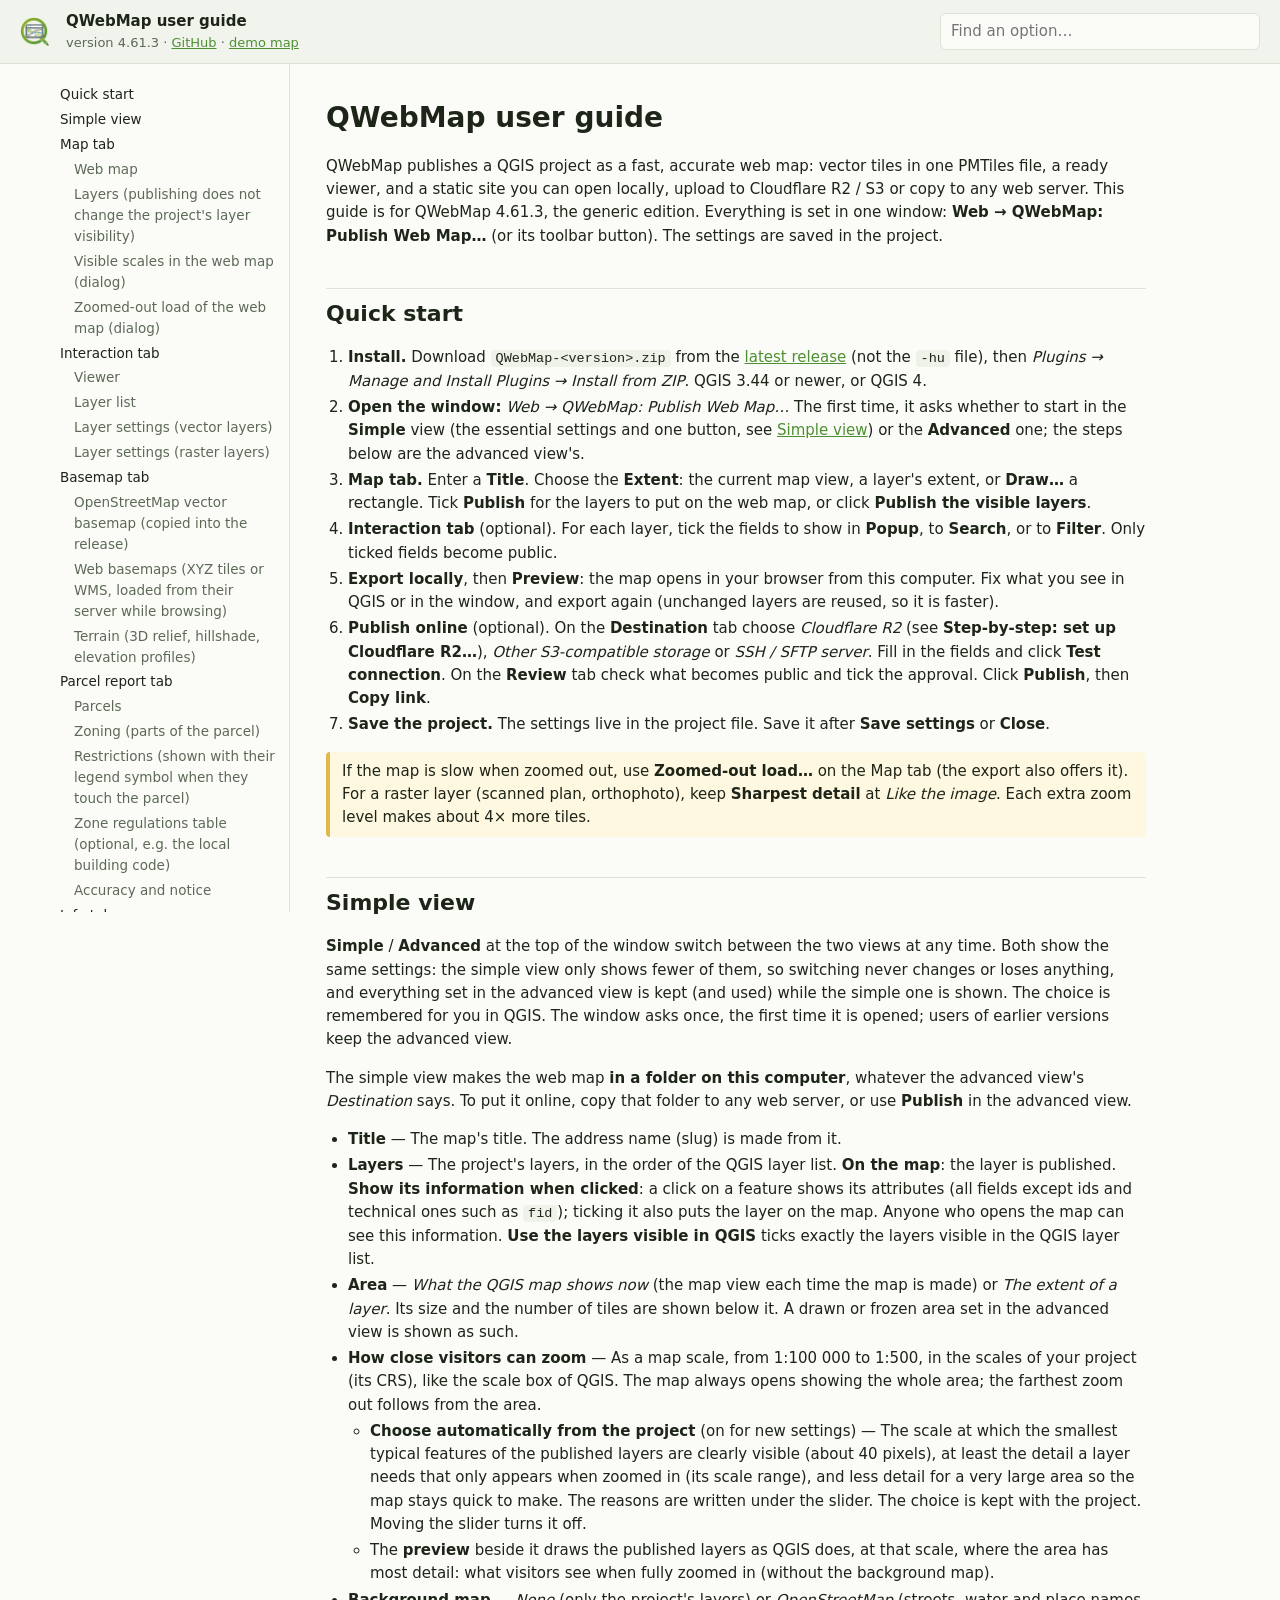
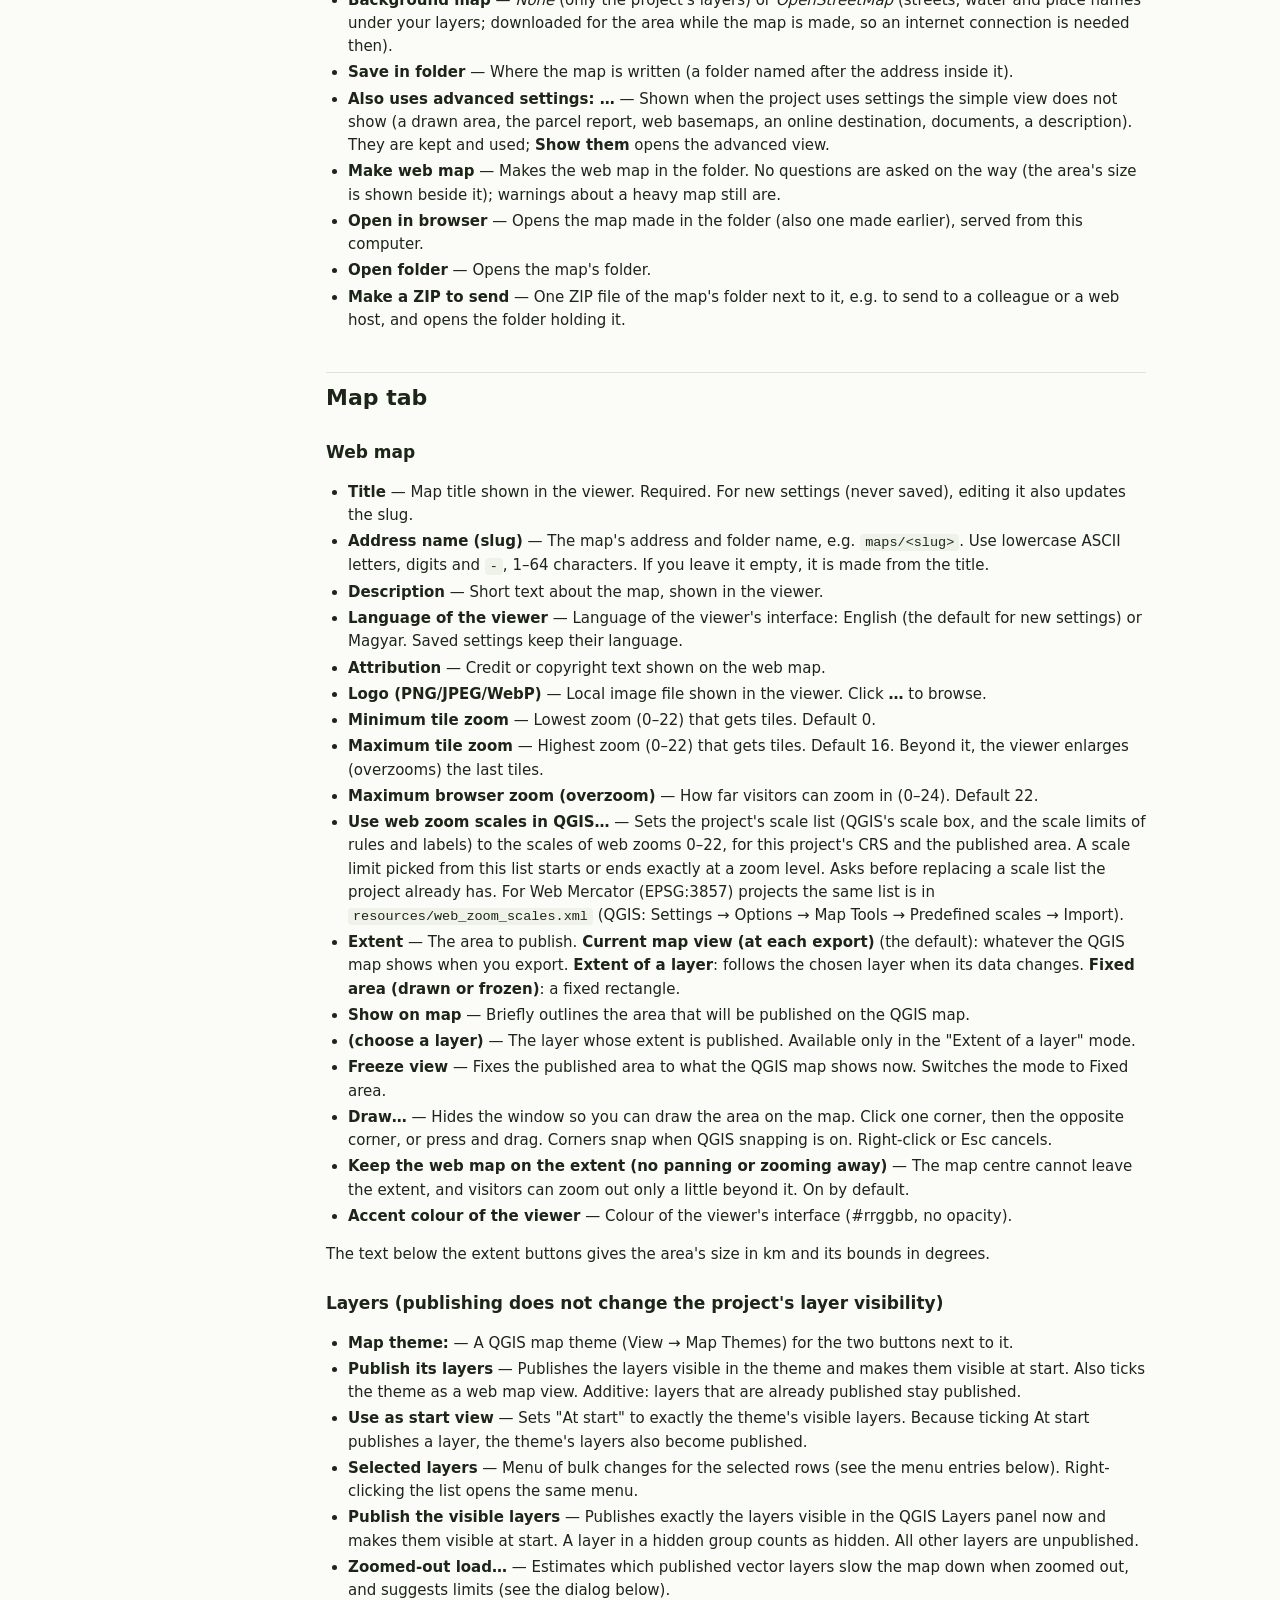
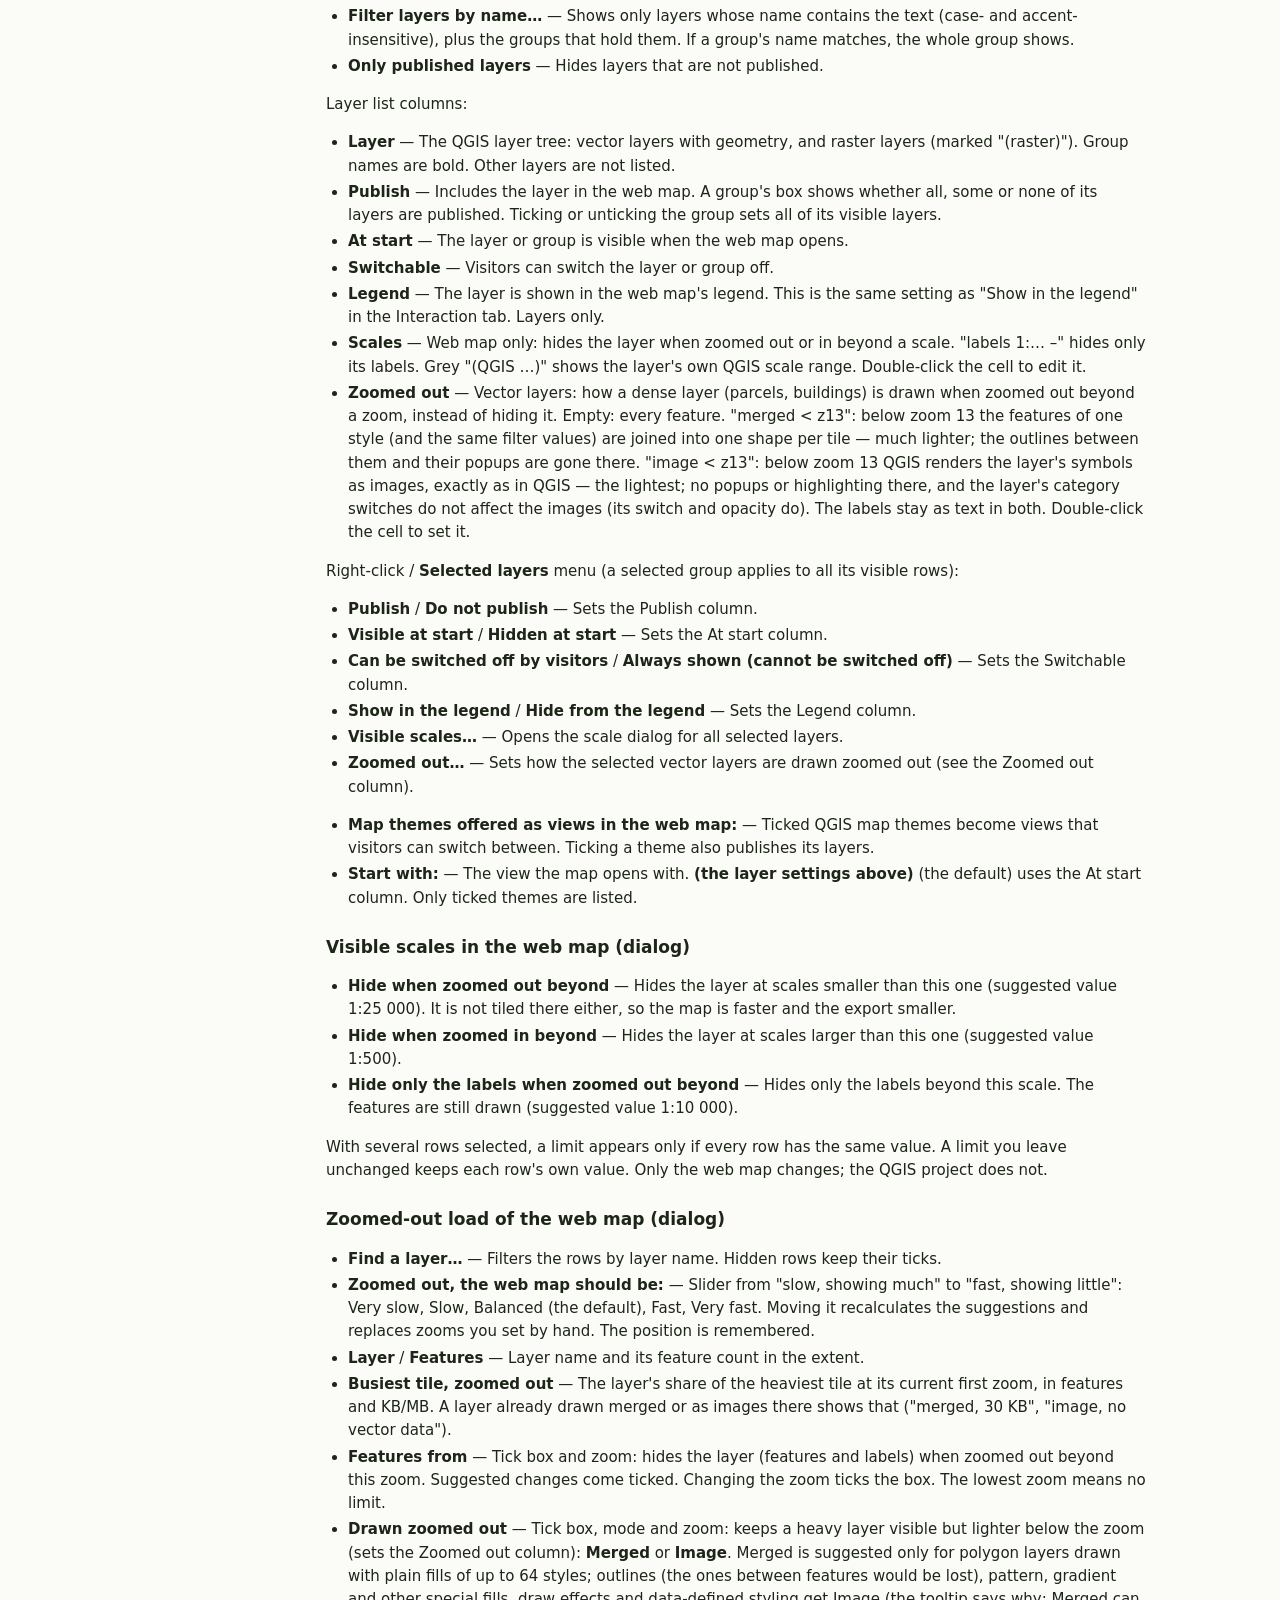
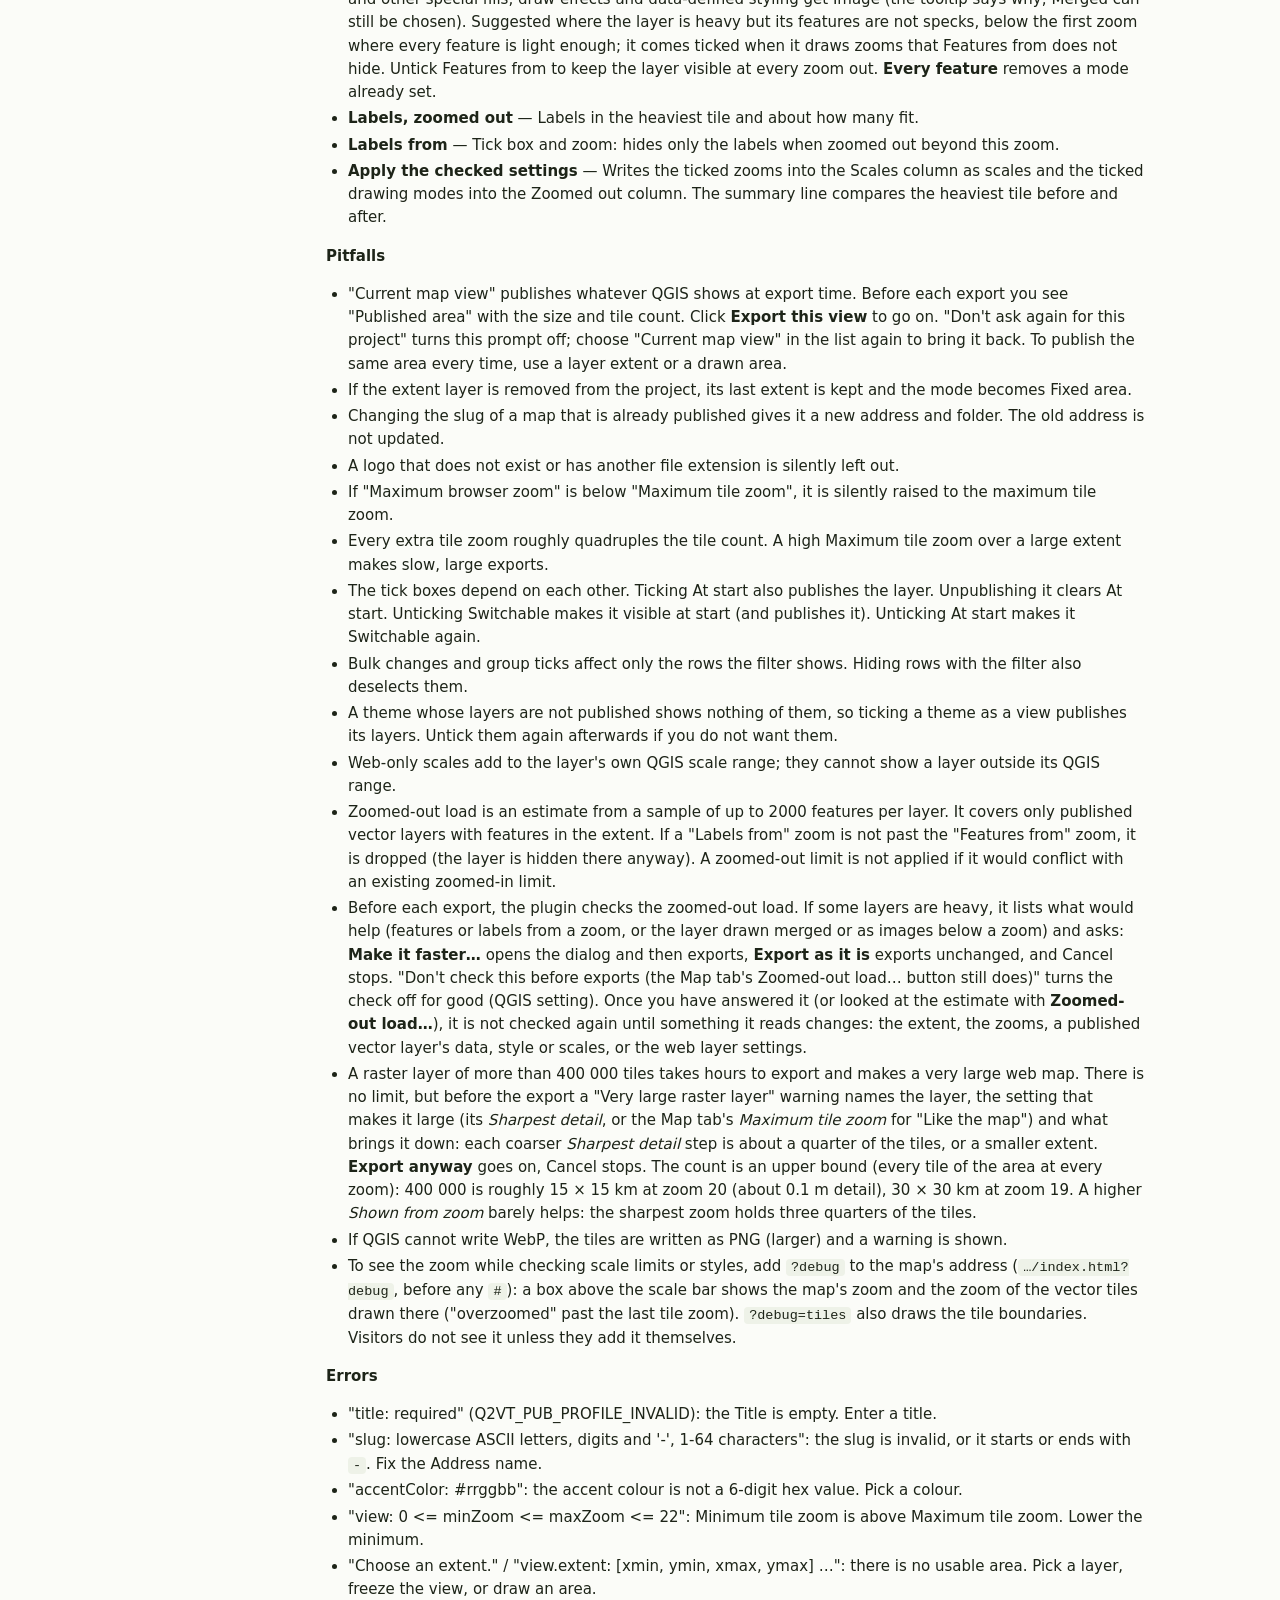
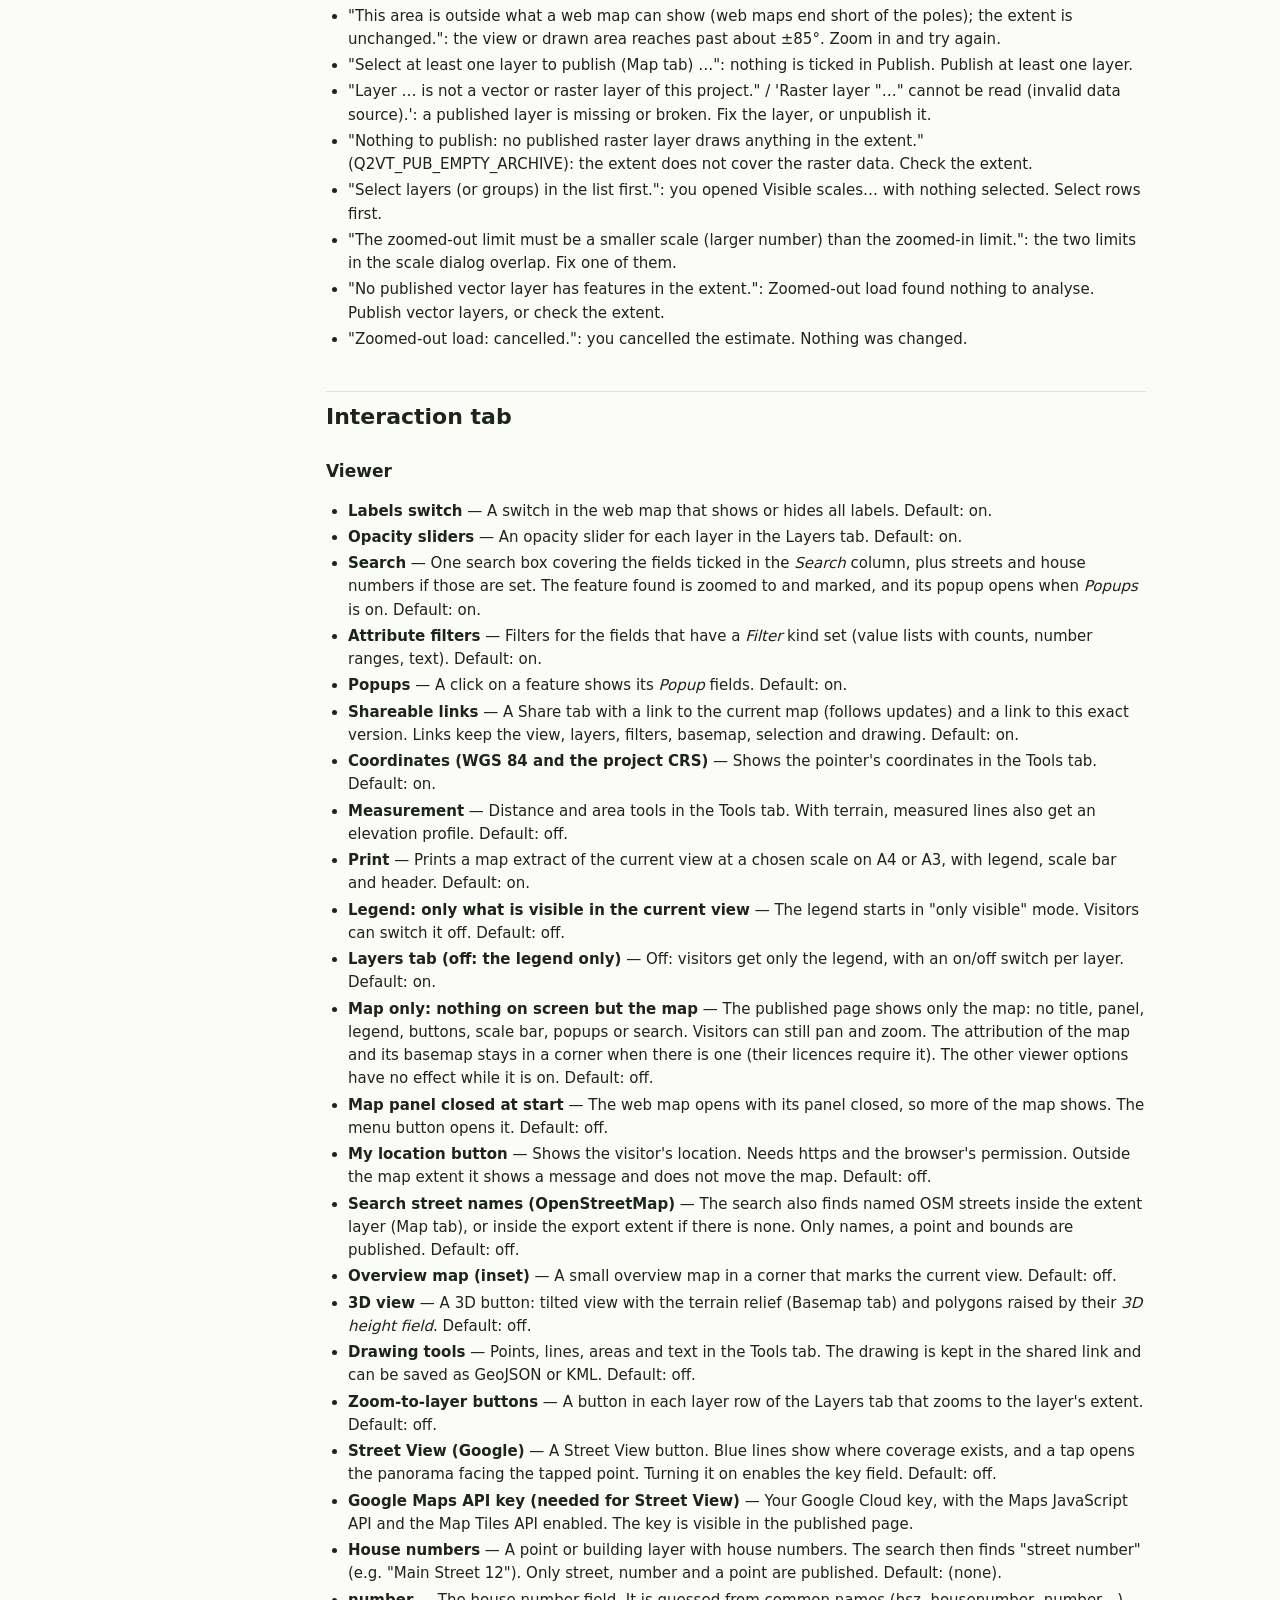
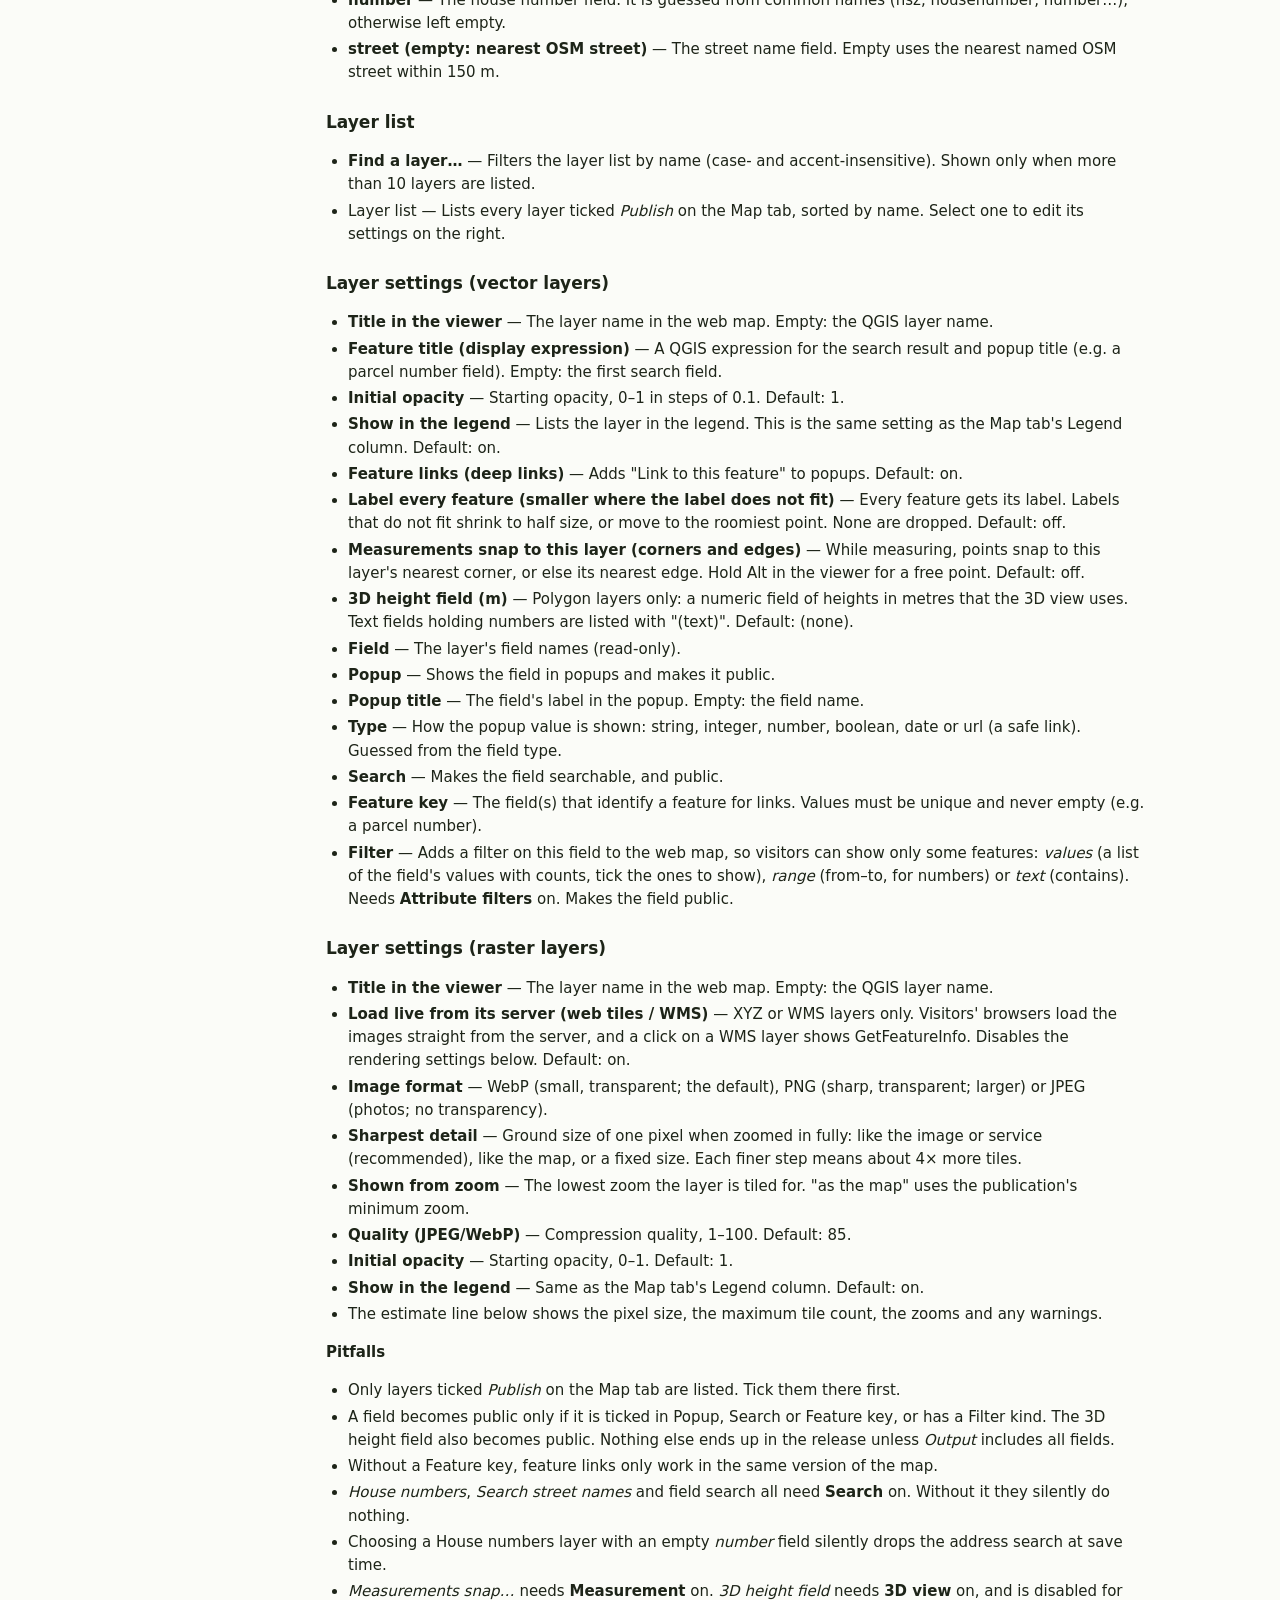
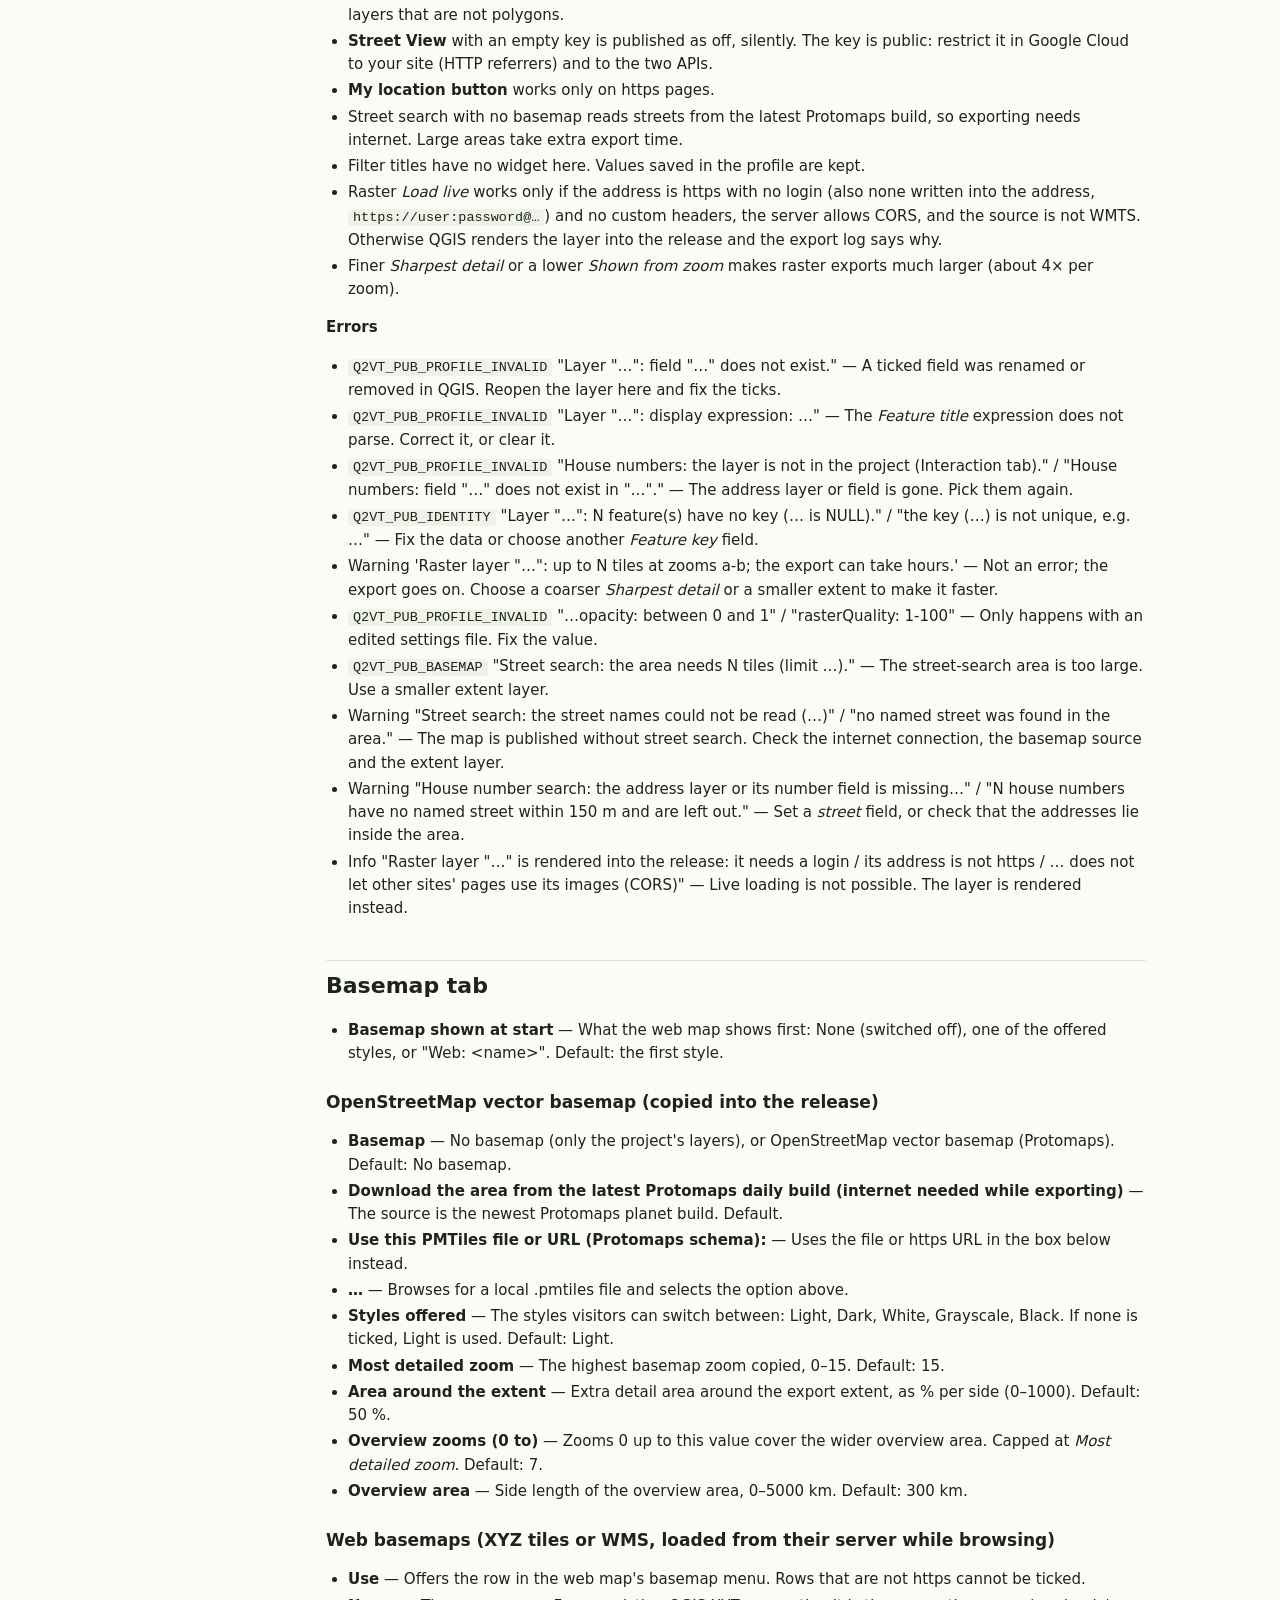
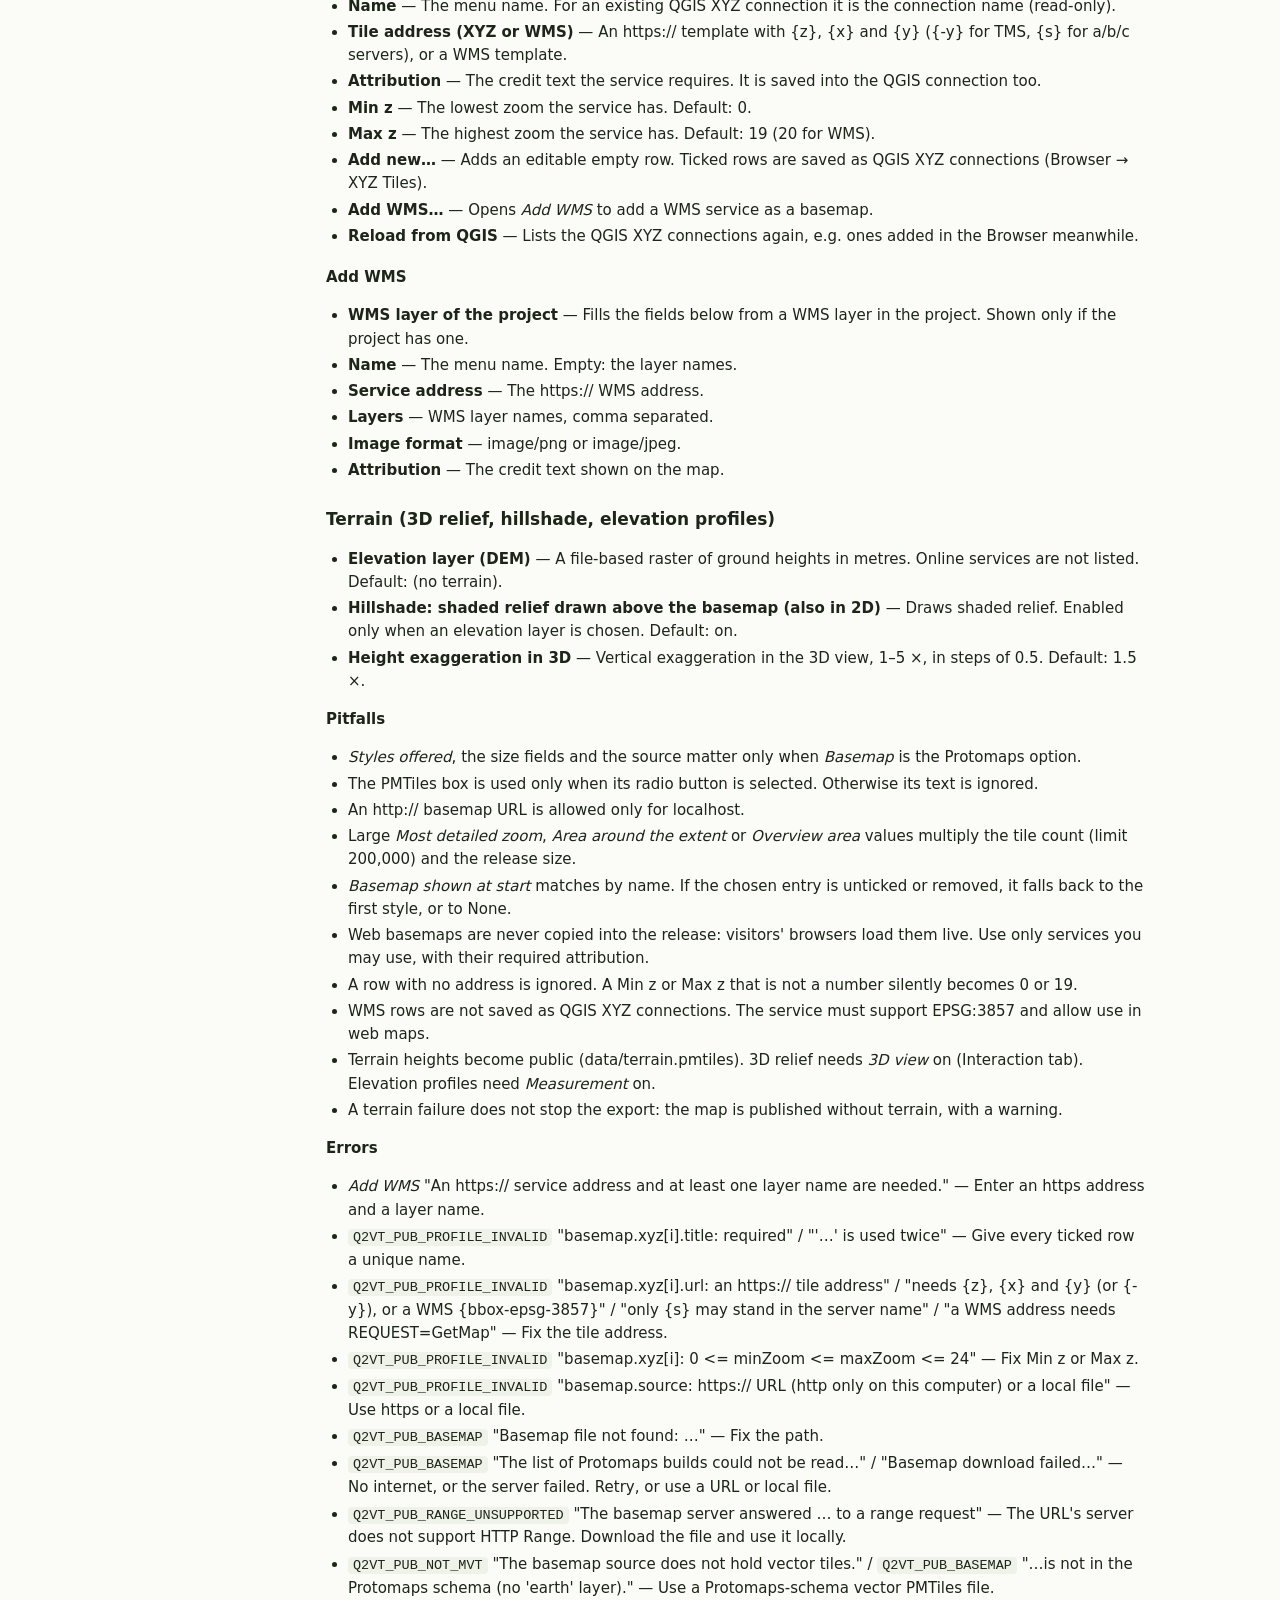
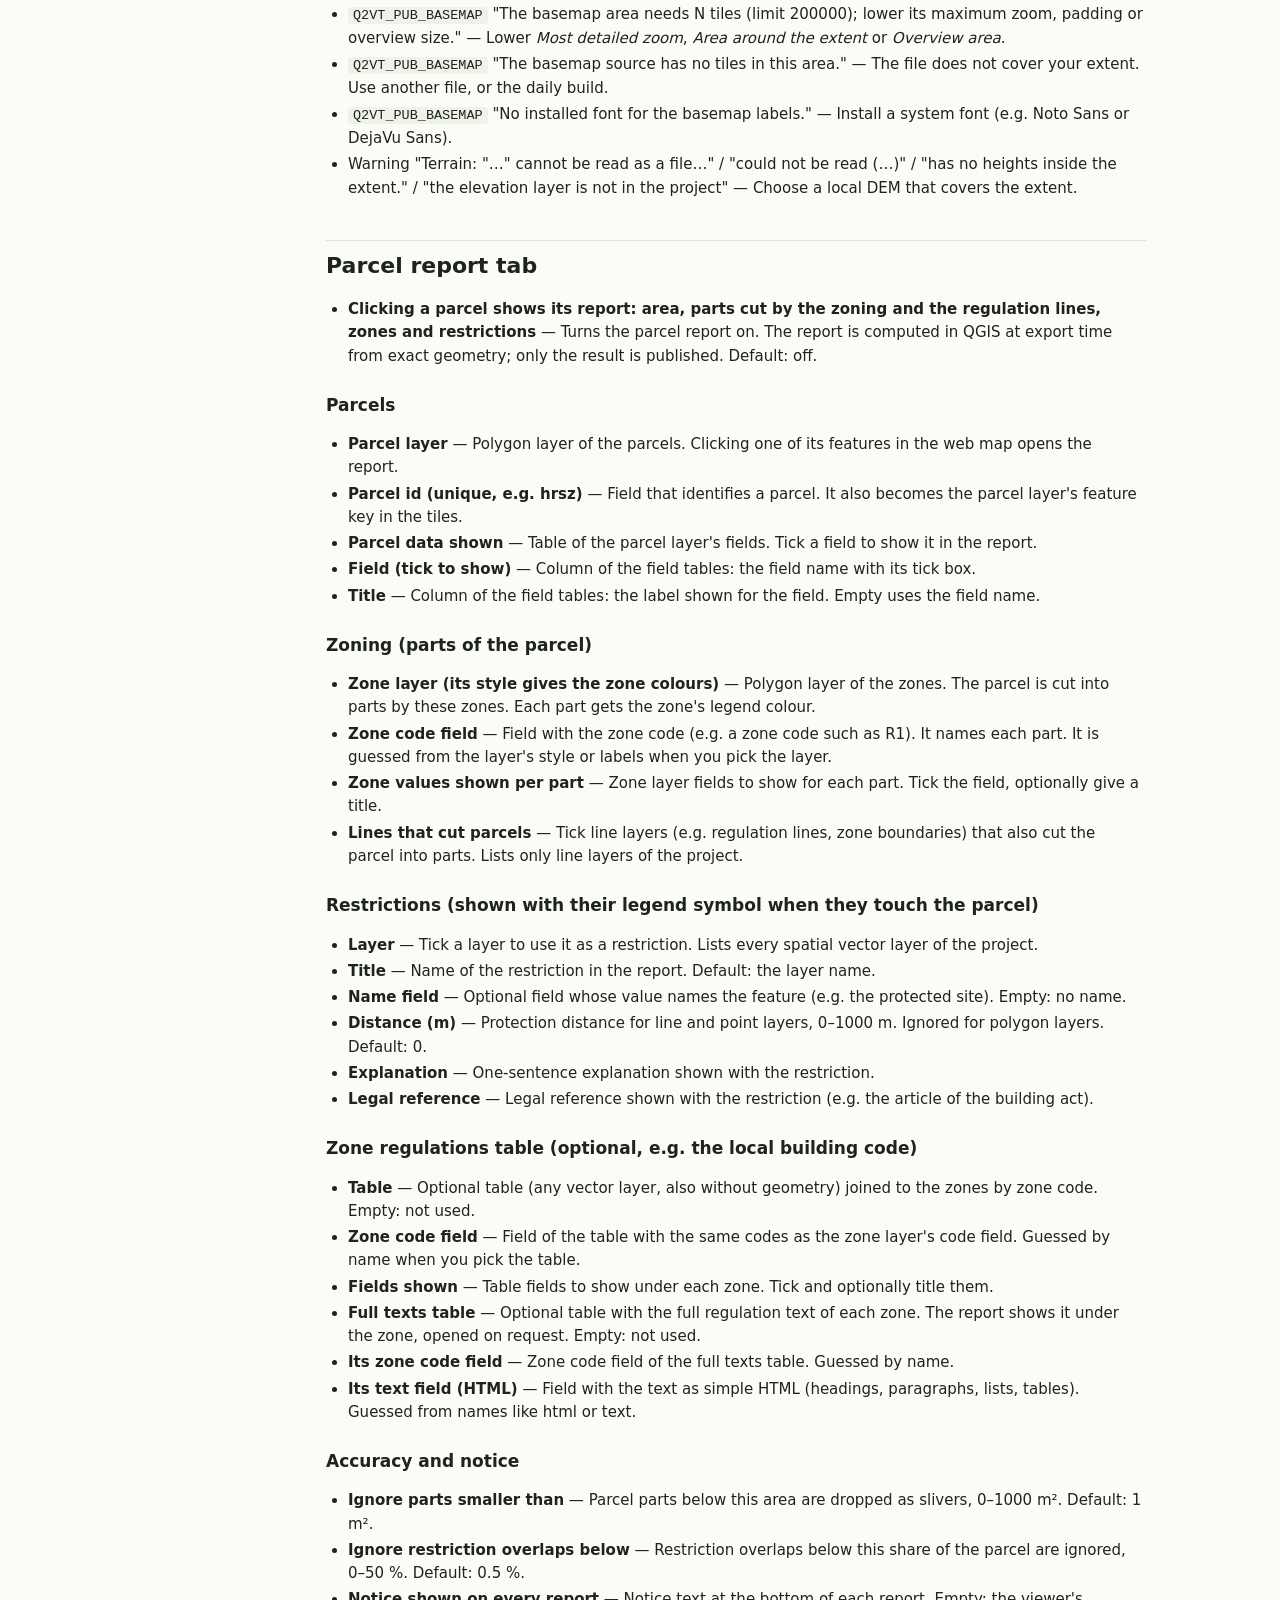
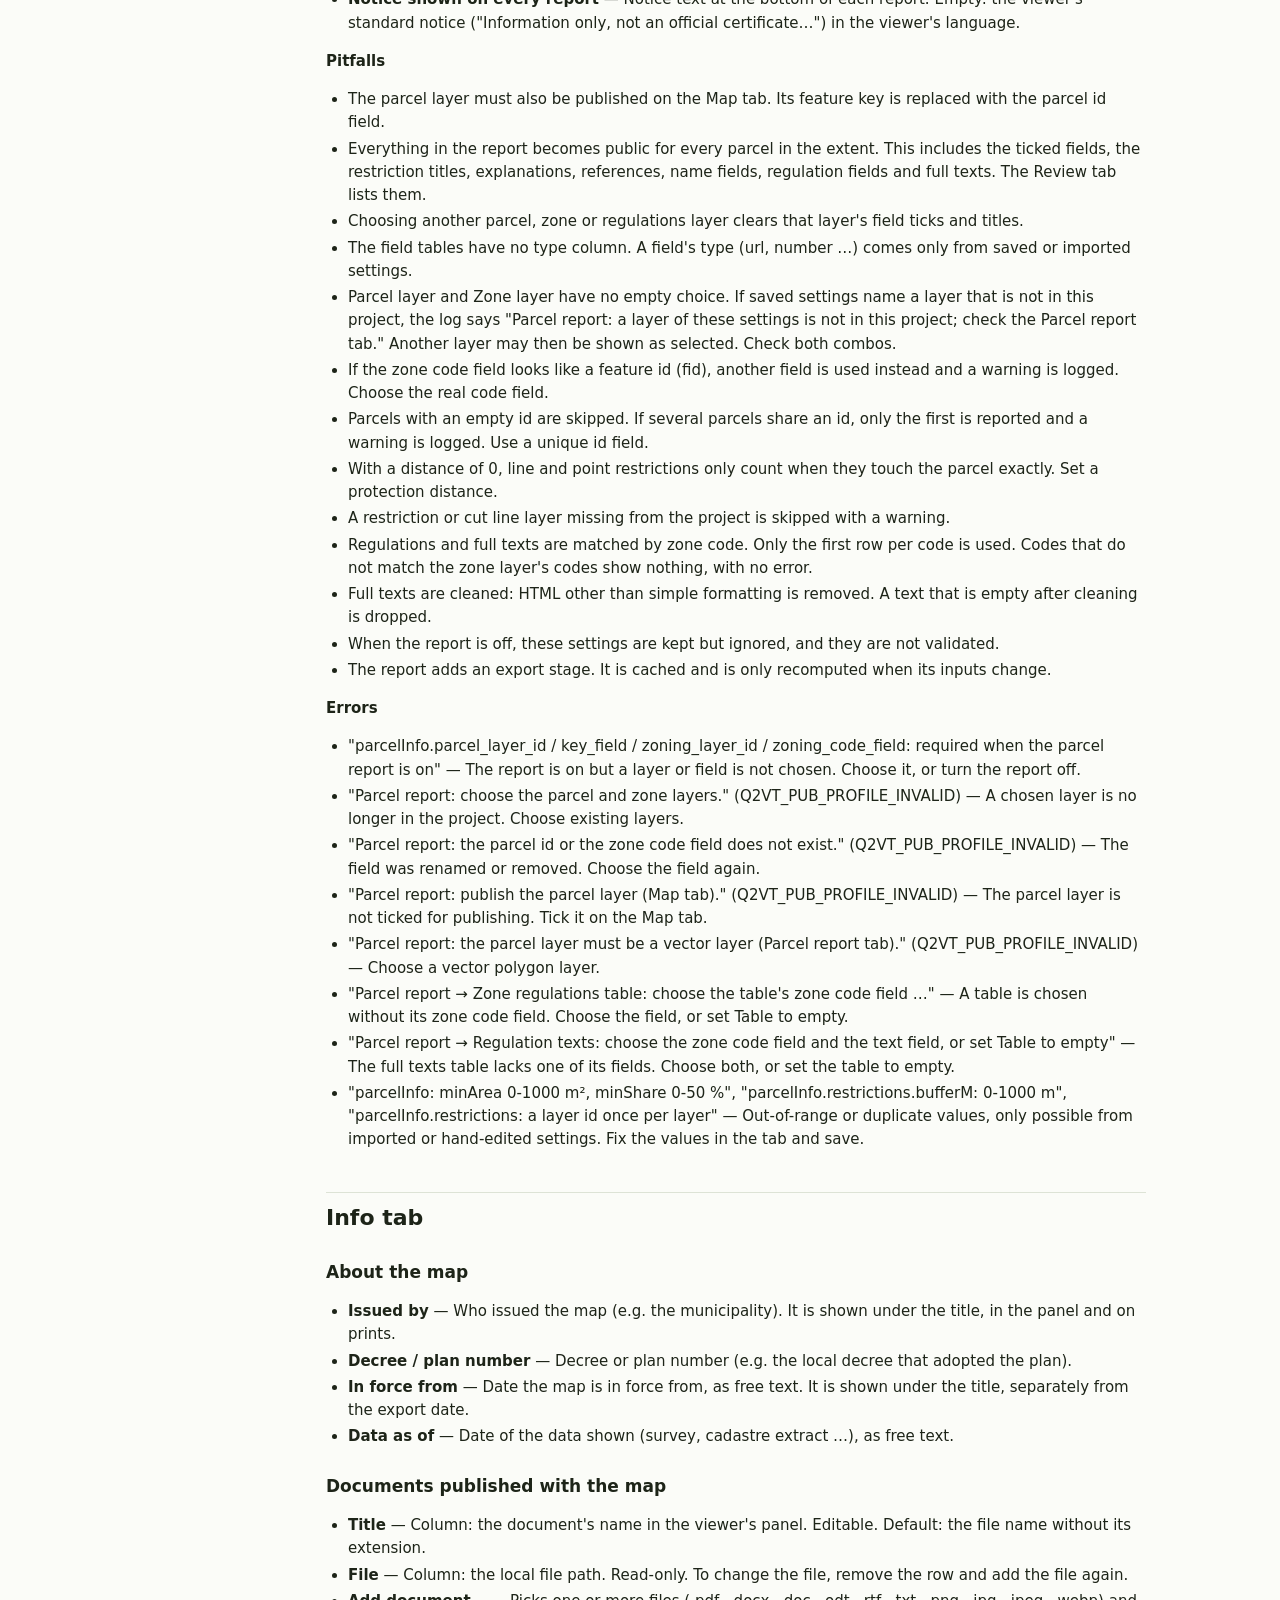
<file: usage/index.html>
<!doctype html>
<html lang="en">
<head>
<meta charset="utf-8">
<meta name="viewport" content="width=device-width, initial-scale=1">
<title>QWebMap user guide</title>
<meta name="description" content="How to use QWebMap, the QGIS plugin that publishes a QGIS project as a web map: every option of the Publish window, with pitfalls and errors.">
<link rel="icon" type="image/png" href="icons/icon.png">
<style>
:root { --bg: #fbfcf8; --fg: #1d2418; --muted: #5d6957; --line: #dde3d6; --panel: #f1f4ec; --accent: #4f8f33;
  --code: #eef2e8; --note: #fff8e1; --note-line: #e0b84d; color-scheme: light; }
@media (prefers-color-scheme: dark) { :root { --bg: #151a13; --fg: #e3e9dc; --muted: #9aa692; --line: #2d3628;
  --panel: #1c2319; --accent: #8cc56b; --code: #242c20; --note: #2b2617; --note-line: #8a7030; color-scheme: dark; } }
* { box-sizing: border-box; }
body { margin: 0; background: var(--bg); color: var(--fg); font: 15px/1.55 system-ui, -apple-system, "Segoe UI", Roboto, sans-serif; }
a { color: var(--accent); }
header { position: sticky; top: 0; z-index: 4; display: flex; gap: 16px; align-items: center; padding: 10px 20px;
  background: var(--panel); border-bottom: 1px solid var(--line); }
header img { width: 30px; height: 30px; }
header .name { font-weight: 700; }
header .ver { color: var(--muted); font-size: 13px; }
header input { margin-left: auto; width: min(320px, 45vw); padding: 6px 10px; border: 1px solid var(--line);
  border-radius: 6px; background: var(--bg); color: var(--fg); font: inherit; }
.layout { display: grid; grid-template-columns: 250px minmax(0, 1fr); max-width: 1200px; margin: 0 auto; }
nav { position: sticky; top: 52px; align-self: start; max-height: calc(100vh - 52px); overflow: auto; padding: 18px 12px 40px 20px;
  font-size: 13.5px; border-right: 1px solid var(--line); }
nav a { display: block; padding: 2px 0; color: var(--fg); text-decoration: none; }
nav a.sub { padding-left: 14px; color: var(--muted); }
nav a:hover { color: var(--accent); }
main { padding: 8px 36px 80px; min-width: 0; }
main > * { max-width: 820px; }
h1 { font-size: 28px; margin: 24px 0 4px; }
h2, h3, h4 { scroll-margin-top: var(--header-h, 70px); }
h2 { font-size: 22px; margin: 40px 0 8px; padding-top: 8px; border-top: 1px solid var(--line); }
h3 { font-size: 17px; margin: 24px 0 6px; }
h4 { font-size: 15px; margin: 18px 0 4px; }
ul, ol { padding-left: 22px; }
li { margin: 3px 0; }
code { background: var(--code); padding: 1px 5px; border-radius: 4px; font-size: 13.5px; }
.note { border-left: 4px solid var(--note-line); background: var(--note); padding: 8px 12px; margin: 12px 0; border-radius: 4px; }
.table { overflow-x: auto; }
table { border-collapse: collapse; margin: 10px 0; font-size: 14px; }
th, td { border: 1px solid var(--line); padding: 5px 9px; text-align: left; vertical-align: top; }
th { background: var(--panel); }
.hidden { display: none !important; }
mark { background: #f6e27a; color: #1d2418; }
#toc-button { display: none; padding: 6px 10px; border: 1px solid var(--line); border-radius: 6px; background: var(--bg);
  color: var(--fg); font: inherit; cursor: pointer; }
@media (max-width: 860px) {
  .layout { grid-template-columns: 1fr; }
  header { flex-wrap: wrap; gap: 8px 12px; }
  header input { order: 3; width: 100%; margin-left: 0; }
  #toc-button { display: block; margin-left: auto; }
  nav { display: none; position: fixed; z-index: 3; left: 0; right: 0; bottom: 0; top: var(--header-h, 100px);
    max-height: none; background: var(--panel); border-right: 0; border-top: 1px solid var(--line); padding: 12px 20px 40px;
    font-size: 15px; }
  nav a { padding: 6px 0; }
  nav.open { display: block; }
  main { padding: 8px 16px 60px; }
}
</style>
</head>
<body>
<header>
  <img src="icons/icon.png" alt="">
  <div><div class="name">QWebMap user guide</div><div class="ver">version 4.61.3 · <a href="https://github.com/danzig666/QWebMap">GitHub</a> · <a href="https://danzig666.github.io/QWebMap/">demo map</a></div></div>
  <button id="toc-button" type="button" aria-expanded="false" aria-controls="toc">Contents</button>
  <input id="find" type="search" placeholder="Find an option…" aria-label="Find an option">
</header>
<div class="layout">
<nav id="toc"><a href="#quick-start">Quick start</a>
<a href="#simple-view">Simple view</a>
<a href="#map-tab">Map tab</a>
<a href="#web-map" class="sub">Web map</a>
<a href="#layers-publishing-does-not-change-the-project-s-layer-visibility" class="sub">Layers (publishing does not change the project's layer visibility)</a>
<a href="#visible-scales-in-the-web-map-dialog" class="sub">Visible scales in the web map (dialog)</a>
<a href="#zoomed-out-load-of-the-web-map-dialog" class="sub">Zoomed-out load of the web map (dialog)</a>
<a href="#interaction-tab">Interaction tab</a>
<a href="#viewer" class="sub">Viewer</a>
<a href="#layer-list" class="sub">Layer list</a>
<a href="#layer-settings-vector-layers" class="sub">Layer settings (vector layers)</a>
<a href="#layer-settings-raster-layers" class="sub">Layer settings (raster layers)</a>
<a href="#basemap-tab">Basemap tab</a>
<a href="#openstreetmap-vector-basemap-copied-into-the-release" class="sub">OpenStreetMap vector basemap (copied into the release)</a>
<a href="#web-basemaps-xyz-tiles-or-wms-loaded-from-their-server-while-browsing" class="sub">Web basemaps (XYZ tiles or WMS, loaded from their server while browsing)</a>
<a href="#terrain-3d-relief-hillshade-elevation-profiles" class="sub">Terrain (3D relief, hillshade, elevation profiles)</a>
<a href="#parcel-report-tab">Parcel report tab</a>
<a href="#parcels" class="sub">Parcels</a>
<a href="#zoning-parts-of-the-parcel" class="sub">Zoning (parts of the parcel)</a>
<a href="#restrictions-shown-with-their-legend-symbol-when-they-touch-the-parcel" class="sub">Restrictions (shown with their legend symbol when they touch the parcel)</a>
<a href="#zone-regulations-table-optional-e-g-the-local-building-code" class="sub">Zone regulations table (optional, e.g. the local building code)</a>
<a href="#accuracy-and-notice" class="sub">Accuracy and notice</a>
<a href="#info-tab">Info tab</a>
<a href="#about-the-map" class="sub">About the map</a>
<a href="#documents-published-with-the-map" class="sub">Documents published with the map</a>
<a href="#output-tab">Output tab</a>
<a href="#destination-tab">Destination tab</a>
<a href="#cloudflare-r2-and-s3-compatible-storage" class="sub">Cloudflare R2 and S3-compatible storage</a>
<a href="#ssh-sftp-server" class="sub">SSH / SFTP server</a>
<a href="#cloudflare-r2-step-by-step-guide-window" class="sub">Cloudflare R2: step by step (guide window)</a>
<a href="#releases-of-lt-map-gt-releases-and-rollback-window" class="sub">Releases of &lt;map&gt; (Releases and rollback… window)</a>
<a href="#review-tab">Review tab</a>
<a href="#window-buttons">Window buttons</a>
<a href="#command-line-processing">Command line (Processing)</a>
<a href="#keeping-this-guide-up-to-date">Keeping this guide up to date</a></nav>
<main>
<h1 id="qwebmap-user-guide">QWebMap user guide</h1>
<p>QWebMap publishes a QGIS project as a fast, accurate web map: vector tiles in one PMTiles file, a ready viewer, and a static site you can open locally, upload to Cloudflare R2 / S3 or copy to any web server. This guide is for QWebMap 4.61.3, the generic edition. Everything is set in one window: <strong>Web → QWebMap: Publish Web Map…</strong> (or its toolbar button). The settings are saved in the project.</p>
<h2 id="quick-start">Quick start</h2>
<ol><li>
<strong>Install.</strong> Download <code>QWebMap-&lt;version&gt;.zip</code> from the <a href="https://github.com/danzig666/QWebMap/releases/latest">latest release</a> (not the <code>-hu</code> file), then <em>Plugins → Manage and Install Plugins → Install from ZIP</em>. QGIS 3.44 or newer, or QGIS 4.
</li><li>
<strong>Open the window:</strong> <em>Web → QWebMap: Publish Web Map…</em> The first time, it asks whether to start in the <strong>Simple</strong> view (the essential settings and one button, see <a href="#simple-view">Simple view</a>) or the <strong>Advanced</strong> one; the steps below are the advanced view's.
</li><li>
<strong>Map tab.</strong> Enter a <strong>Title</strong>. Choose the <strong>Extent</strong>: the current map view, a layer's extent, or <strong>Draw…</strong> a rectangle. Tick <strong>Publish</strong> for the layers to put on the web map, or click <strong>Publish the visible layers</strong>.
</li><li>
<strong>Interaction tab</strong> (optional). For each layer, tick the fields to show in <strong>Popup</strong>, to <strong>Search</strong>, or to <strong>Filter</strong>. Only ticked fields become public.
</li><li>
<strong>Export locally</strong>, then <strong>Preview</strong>: the map opens in your browser from this computer. Fix what you see in QGIS or in the window, and export again (unchanged layers are reused, so it is faster).
</li><li>
<strong>Publish online</strong> (optional). On the <strong>Destination</strong> tab choose <em>Cloudflare R2</em> (see <strong>Step-by-step: set up Cloudflare R2…</strong>), <em>Other S3-compatible storage</em> or <em>SSH / SFTP server</em>. Fill in the fields and click <strong>Test connection</strong>. On the <strong>Review</strong> tab check what becomes public and tick the approval. Click <strong>Publish</strong>, then <strong>Copy link</strong>.
</li><li>
<strong>Save the project.</strong> The settings live in the project file. Save it after <strong>Save settings</strong> or <strong>Close</strong>.
</li></ol>
<div class="note">If the map is slow when zoomed out, use <strong>Zoomed-out load…</strong> on the Map tab (the export also offers it). For a raster layer (scanned plan, orthophoto), keep <strong>Sharpest detail</strong> at <em>Like the image</em>. Each extra zoom level makes about 4× more tiles.</div>
<h2 id="simple-view">Simple view</h2>
<p><strong>Simple</strong> / <strong>Advanced</strong> at the top of the window switch between the two views at any time. Both show the same settings: the simple view only shows fewer of them, so switching never changes or loses anything, and everything set in the advanced view is kept (and used) while the simple one is shown. The choice is remembered for you in QGIS. The window asks once, the first time it is opened; users of earlier versions keep the advanced view.</p>
<p>The simple view makes the web map <strong>in a folder on this computer</strong>, whatever the advanced view's <em>Destination</em> says. To put it online, copy that folder to any web server, or use <strong>Publish</strong> in the advanced view.</p>
<ul><li>
<strong>Title</strong> — The map's title. The address name (slug) is made from it.
</li><li>
<strong>Layers</strong> — The project's layers, in the order of the QGIS layer list. <strong>On the map</strong>: the layer is published. <strong>Show its information when clicked</strong>: a click on a feature shows its attributes (all fields except ids and technical ones such as <code>fid</code>); ticking it also puts the layer on the map. Anyone who opens the map can see this information. <strong>Use the layers visible in QGIS</strong> ticks exactly the layers visible in the QGIS layer list.
</li><li>
<strong>Area</strong> — <em>What the QGIS map shows now</em> (the map view each time the map is made) or <em>The extent of a layer</em>. Its size and the number of tiles are shown below it. A drawn or frozen area set in the advanced view is shown as such.
</li><li>
<strong>How close visitors can zoom</strong> — As a map scale, from 1:100 000 to 1:500, in the scales of your project (its CRS), like the scale box of QGIS. The map always opens showing the whole area; the farthest zoom out follows from the area.
<ul><li>
<strong>Choose automatically from the project</strong> (on for new settings) — The scale at which the smallest typical features of the published layers are clearly visible (about 40 pixels), at least the detail a layer needs that only appears when zoomed in (its scale range), and less detail for a very large area so the map stays quick to make. The reasons are written under the slider. The choice is kept with the project. Moving the slider turns it off.
</li><li>
The <strong>preview</strong> beside it draws the published layers as QGIS does, at that scale, where the area has most detail: what visitors see when fully zoomed in (without the background map).
</li></ul>
</li><li>
<strong>Background map</strong> — <em>None</em> (only the project's layers) or <em>OpenStreetMap</em> (streets, water and place names under your layers; downloaded for the area while the map is made, so an internet connection is needed then).
</li><li>
<strong>Save in folder</strong> — Where the map is written (a folder named after the address inside it).
</li><li>
<strong>Also uses advanced settings: …</strong> — Shown when the project uses settings the simple view does not show (a drawn area, the parcel report, web basemaps, an online destination, documents, a description). They are kept and used; <strong>Show them</strong> opens the advanced view.
</li><li>
<strong>Make web map</strong> — Makes the web map in the folder. No questions are asked on the way (the area's size is shown beside it); warnings about a heavy map still are.
</li><li>
<strong>Open in browser</strong> — Opens the map made in the folder (also one made earlier), served from this computer.
</li><li>
<strong>Open folder</strong> — Opens the map's folder.
</li><li>
<strong>Make a ZIP to send</strong> — One ZIP file of the map's folder next to it, e.g. to send to a colleague or a web host, and opens the folder holding it.
</li></ul>
<h2 id="map-tab">Map tab</h2>
<h3 id="web-map">Web map</h3>
<ul><li>
<strong>Title</strong> — Map title shown in the viewer. Required. For new settings (never saved), editing it also updates the slug.
</li><li>
<strong>Address name (slug)</strong> — The map's address and folder name, e.g. <code>maps/&lt;slug&gt;</code>. Use lowercase ASCII letters, digits and <code>-</code>, 1–64 characters. If you leave it empty, it is made from the title.
</li><li>
<strong>Description</strong> — Short text about the map, shown in the viewer.
</li><li>
<strong>Language of the viewer</strong> — Language of the viewer's interface: English (the default for new settings) or Magyar. Saved settings keep their language.
</li><li>
<strong>Attribution</strong> — Credit or copyright text shown on the web map.
</li><li>
<strong>Logo (PNG/JPEG/WebP)</strong> — Local image file shown in the viewer. Click <strong>…</strong> to browse.
</li><li>
<strong>Minimum tile zoom</strong> — Lowest zoom (0–22) that gets tiles. Default 0.
</li><li>
<strong>Maximum tile zoom</strong> — Highest zoom (0–22) that gets tiles. Default 16. Beyond it, the viewer enlarges (overzooms) the last tiles.
</li><li>
<strong>Maximum browser zoom (overzoom)</strong> — How far visitors can zoom in (0–24). Default 22.
</li><li>
<strong>Use web zoom scales in QGIS…</strong> — Sets the project's scale list (QGIS's scale box, and the scale limits of rules and labels) to the scales of web zooms 0–22, for this project's CRS and the published area. A scale limit picked from this list starts or ends exactly at a zoom level. Asks before replacing a scale list the project already has. For Web Mercator (EPSG:3857) projects the same list is in <code>resources/web_zoom_scales.xml</code> (QGIS: Settings → Options → Map Tools → Predefined scales → Import).
</li><li>
<strong>Extent</strong> — The area to publish. <strong>Current map view (at each export)</strong> (the default): whatever the QGIS map shows when you export. <strong>Extent of a layer</strong>: follows the chosen layer when its data changes. <strong>Fixed area (drawn or frozen)</strong>: a fixed rectangle.
</li><li>
<strong>Show on map</strong> — Briefly outlines the area that will be published on the QGIS map.
</li><li>
<strong>(choose a layer)</strong> — The layer whose extent is published. Available only in the "Extent of a layer" mode.
</li><li>
<strong>Freeze view</strong> — Fixes the published area to what the QGIS map shows now. Switches the mode to Fixed area.
</li><li>
<strong>Draw…</strong> — Hides the window so you can draw the area on the map. Click one corner, then the opposite corner, or press and drag. Corners snap when QGIS snapping is on. Right-click or Esc cancels.
</li><li>
<strong>Keep the web map on the extent (no panning or zooming away)</strong> — The map centre cannot leave the extent, and visitors can zoom out only a little beyond it. On by default.
</li><li>
<strong>Accent colour of the viewer</strong> — Colour of the viewer's interface (#rrggbb, no opacity).
</li></ul>
<p>The text below the extent buttons gives the area's size in km and its bounds in degrees.</p>
<h3 id="layers-publishing-does-not-change-the-project-s-layer-visibility">Layers (publishing does not change the project's layer visibility)</h3>
<ul><li>
<strong>Map theme:</strong> — A QGIS map theme (View → Map Themes) for the two buttons next to it.
</li><li>
<strong>Publish its layers</strong> — Publishes the layers visible in the theme and makes them visible at start. Also ticks the theme as a web map view. Additive: layers that are already published stay published.
</li><li>
<strong>Use as start view</strong> — Sets "At start" to exactly the theme's visible layers. Because ticking At start publishes a layer, the theme's layers also become published.
</li><li>
<strong>Selected layers</strong> — Menu of bulk changes for the selected rows (see the menu entries below). Right-clicking the list opens the same menu.
</li><li>
<strong>Publish the visible layers</strong> — Publishes exactly the layers visible in the QGIS Layers panel now and makes them visible at start. A layer in a hidden group counts as hidden. All other layers are unpublished.
</li><li>
<strong>Zoomed-out load…</strong> — Estimates which published vector layers slow the map down when zoomed out, and suggests limits (see the dialog below).
</li><li>
<strong>Filter layers by name…</strong> — Shows only layers whose name contains the text (case- and accent-insensitive), plus the groups that hold them. If a group's name matches, the whole group shows.
</li><li>
<strong>Only published layers</strong> — Hides layers that are not published.
</li></ul>
<p>Layer list columns:</p>
<ul><li>
<strong>Layer</strong> — The QGIS layer tree: vector layers with geometry, and raster layers (marked "(raster)"). Group names are bold. Other layers are not listed.
</li><li>
<strong>Publish</strong> — Includes the layer in the web map. A group's box shows whether all, some or none of its layers are published. Ticking or unticking the group sets all of its visible layers.
</li><li>
<strong>At start</strong> — The layer or group is visible when the web map opens.
</li><li>
<strong>Switchable</strong> — Visitors can switch the layer or group off.
</li><li>
<strong>Legend</strong> — The layer is shown in the web map's legend. This is the same setting as "Show in the legend" in the Interaction tab. Layers only.
</li><li>
<strong>Scales</strong> — Web map only: hides the layer when zoomed out or in beyond a scale. "labels 1:… –" hides only its labels. Grey "(QGIS …)" shows the layer's own QGIS scale range. Double-click the cell to edit it.
</li><li>
<strong>Zoomed out</strong> — Vector layers: how a dense layer (parcels, buildings) is drawn when zoomed out beyond a zoom, instead of hiding it. Empty: every feature. "merged &lt; z13": below zoom 13 the features of one style (and the same filter values) are joined into one shape per tile — much lighter; the outlines between them and their popups are gone there. "image &lt; z13": below zoom 13 QGIS renders the layer's symbols as images, exactly as in QGIS — the lightest; no popups or highlighting there, and the layer's category switches do not affect the images (its switch and opacity do). The labels stay as text in both. Double-click the cell to set it.
</li></ul>
<p>Right-click / <strong>Selected layers</strong> menu (a selected group applies to all its visible rows):</p>
<ul><li>
<strong>Publish</strong> / <strong>Do not publish</strong> — Sets the Publish column.
</li><li>
<strong>Visible at start</strong> / <strong>Hidden at start</strong> — Sets the At start column.
</li><li>
<strong>Can be switched off by visitors</strong> / <strong>Always shown (cannot be switched off)</strong> — Sets the Switchable column.
</li><li>
<strong>Show in the legend</strong> / <strong>Hide from the legend</strong> — Sets the Legend column.
</li><li>
<strong>Visible scales…</strong> — Opens the scale dialog for all selected layers.
</li><li>
<strong>Zoomed out…</strong> — Sets how the selected vector layers are drawn zoomed out (see the Zoomed out column).
</li></ul>
<ul><li>
<strong>Map themes offered as views in the web map:</strong> — Ticked QGIS map themes become views that visitors can switch between. Ticking a theme also publishes its layers.
</li><li>
<strong>Start with:</strong> — The view the map opens with. <strong>(the layer settings above)</strong> (the default) uses the At start column. Only ticked themes are listed.
</li></ul>
<h3 id="visible-scales-in-the-web-map-dialog">Visible scales in the web map (dialog)</h3>
<ul><li>
<strong>Hide when zoomed out beyond</strong> — Hides the layer at scales smaller than this one (suggested value 1:25 000). It is not tiled there either, so the map is faster and the export smaller.
</li><li>
<strong>Hide when zoomed in beyond</strong> — Hides the layer at scales larger than this one (suggested value 1:500).
</li><li>
<strong>Hide only the labels when zoomed out beyond</strong> — Hides only the labels beyond this scale. The features are still drawn (suggested value 1:10 000).
</li></ul>
<p>With several rows selected, a limit appears only if every row has the same value. A limit you leave unchanged keeps each row's own value. Only the web map changes; the QGIS project does not.</p>
<h3 id="zoomed-out-load-of-the-web-map-dialog">Zoomed-out load of the web map (dialog)</h3>
<ul><li>
<strong>Find a layer…</strong> — Filters the rows by layer name. Hidden rows keep their ticks.
</li><li>
<strong>Zoomed out, the web map should be:</strong> — Slider from "slow, showing much" to "fast, showing little": Very slow, Slow, Balanced (the default), Fast, Very fast. Moving it recalculates the suggestions and replaces zooms you set by hand. The position is remembered.
</li><li>
<strong>Layer</strong> / <strong>Features</strong> — Layer name and its feature count in the extent.
</li><li>
<strong>Busiest tile, zoomed out</strong> — The layer's share of the heaviest tile at its current first zoom, in features and KB/MB. A layer already drawn merged or as images there shows that ("merged, 30 KB", "image, no vector data").
</li><li>
<strong>Features from</strong> — Tick box and zoom: hides the layer (features and labels) when zoomed out beyond this zoom. Suggested changes come ticked. Changing the zoom ticks the box. The lowest zoom means no limit.
</li><li>
<strong>Drawn zoomed out</strong> — Tick box, mode and zoom: keeps a heavy layer visible but lighter below the zoom (sets the Zoomed out column): <strong>Merged</strong> or <strong>Image</strong>. Merged is suggested only for polygon layers drawn with plain fills of up to 64 styles; outlines (the ones between features would be lost), pattern, gradient and other special fills, draw effects and data-defined styling get Image (the tooltip says why; Merged can still be chosen). Suggested where the layer is heavy but its features are not specks, below the first zoom where every feature is light enough; it comes ticked when it draws zooms that Features from does not hide. Untick Features from to keep the layer visible at every zoom out. <strong>Every feature</strong> removes a mode already set.
</li><li>
<strong>Labels, zoomed out</strong> — Labels in the heaviest tile and about how many fit.
</li><li>
<strong>Labels from</strong> — Tick box and zoom: hides only the labels when zoomed out beyond this zoom.
</li><li>
<strong>Apply the checked settings</strong> — Writes the ticked zooms into the Scales column as scales and the ticked drawing modes into the Zoomed out column. The summary line compares the heaviest tile before and after.
</li></ul>
<p><strong>Pitfalls</strong></p>
<ul><li>
"Current map view" publishes whatever QGIS shows at export time. Before each export you see "Published area" with the size and tile count. Click <strong>Export this view</strong> to go on. "Don't ask again for this project" turns this prompt off; choose "Current map view" in the list again to bring it back. To publish the same area every time, use a layer extent or a drawn area.
</li><li>
If the extent layer is removed from the project, its last extent is kept and the mode becomes Fixed area.
</li><li>
Changing the slug of a map that is already published gives it a new address and folder. The old address is not updated.
</li><li>
A logo that does not exist or has another file extension is silently left out.
</li><li>
If "Maximum browser zoom" is below "Maximum tile zoom", it is silently raised to the maximum tile zoom.
</li><li>
Every extra tile zoom roughly quadruples the tile count. A high Maximum tile zoom over a large extent makes slow, large exports.
</li><li>
The tick boxes depend on each other. Ticking At start also publishes the layer. Unpublishing it clears At start. Unticking Switchable makes it visible at start (and publishes it). Unticking At start makes it Switchable again.
</li><li>
Bulk changes and group ticks affect only the rows the filter shows. Hiding rows with the filter also deselects them.
</li><li>
A theme whose layers are not published shows nothing of them, so ticking a theme as a view publishes its layers. Untick them again afterwards if you do not want them.
</li><li>
Web-only scales add to the layer's own QGIS scale range; they cannot show a layer outside its QGIS range.
</li><li>
Zoomed-out load is an estimate from a sample of up to 2000 features per layer. It covers only published vector layers with features in the extent. If a "Labels from" zoom is not past the "Features from" zoom, it is dropped (the layer is hidden there anyway). A zoomed-out limit is not applied if it would conflict with an existing zoomed-in limit.
</li><li>
Before each export, the plugin checks the zoomed-out load. If some layers are heavy, it lists what would help (features or labels from a zoom, or the layer drawn merged or as images below a zoom) and asks: <strong>Make it faster…</strong> opens the dialog and then exports, <strong>Export as it is</strong> exports unchanged, and Cancel stops. "Don't check this before exports (the Map tab's Zoomed-out load… button still does)" turns the check off for good (QGIS setting). Once you have answered it (or looked at the estimate with <strong>Zoomed-out load…</strong>), it is not checked again until something it reads changes: the extent, the zooms, a published vector layer's data, style or scales, or the web layer settings.
</li><li>
A raster layer of more than 400 000 tiles takes hours to export and makes a very large web map. There is no limit, but before the export a "Very large raster layer" warning names the layer, the setting that makes it large (its <em>Sharpest detail</em>, or the Map tab's <em>Maximum tile zoom</em> for "Like the map") and what brings it down: each coarser <em>Sharpest detail</em> step is about a quarter of the tiles, or a smaller extent. <strong>Export anyway</strong> goes on, Cancel stops. The count is an upper bound (every tile of the area at every zoom): 400 000 is roughly 15 × 15 km at zoom 20 (about 0.1 m detail), 30 × 30 km at zoom 19. A higher <em>Shown from zoom</em> barely helps: the sharpest zoom holds three quarters of the tiles.
</li><li>
If QGIS cannot write WebP, the tiles are written as PNG (larger) and a warning is shown.
</li><li>
To see the zoom while checking scale limits or styles, add <code>?debug</code> to the map's address (<code>…/index.html?debug</code>, before any <code>#</code>): a box above the scale bar shows the map's zoom and the zoom of the vector tiles drawn there ("overzoomed" past the last tile zoom). <code>?debug=tiles</code> also draws the tile boundaries. Visitors do not see it unless they add it themselves.
</li></ul>
<p><strong>Errors</strong></p>
<ul><li>
"title: required" (Q2VT_PUB_PROFILE_INVALID): the Title is empty. Enter a title.
</li><li>
"slug: lowercase ASCII letters, digits and '-', 1-64 characters": the slug is invalid, or it starts or ends with <code>-</code>. Fix the Address name.
</li><li>
"accentColor: #rrggbb": the accent colour is not a 6-digit hex value. Pick a colour.
</li><li>
"view: 0 &lt;= minZoom &lt;= maxZoom &lt;= 22": Minimum tile zoom is above Maximum tile zoom. Lower the minimum.
</li><li>
"Choose an extent." / "view.extent: [xmin, ymin, xmax, ymax] …": there is no usable area. Pick a layer, freeze the view, or draw an area.
</li><li>
"This area is outside what a web map can show (web maps end short of the poles); the extent is unchanged.": the view or drawn area reaches past about ±85°. Zoom in and try again.
</li><li>
"Select at least one layer to publish (Map tab) …": nothing is ticked in Publish. Publish at least one layer.
</li><li>
"Layer … is not a vector or raster layer of this project." / 'Raster layer "…" cannot be read (invalid data source).': a published layer is missing or broken. Fix the layer, or unpublish it.
</li><li>
"Nothing to publish: no published raster layer draws anything in the extent." (Q2VT_PUB_EMPTY_ARCHIVE): the extent does not cover the raster data. Check the extent.
</li><li>
"Select layers (or groups) in the list first.": you opened Visible scales… with nothing selected. Select rows first.
</li><li>
"The zoomed-out limit must be a smaller scale (larger number) than the zoomed-in limit.": the two limits in the scale dialog overlap. Fix one of them.
</li><li>
"No published vector layer has features in the extent.": Zoomed-out load found nothing to analyse. Publish vector layers, or check the extent.
</li><li>
"Zoomed-out load: cancelled.": you cancelled the estimate. Nothing was changed.
</li></ul>
<h2 id="interaction-tab">Interaction tab</h2>
<h3 id="viewer">Viewer</h3>
<ul><li>
<strong>Labels switch</strong> — A switch in the web map that shows or hides all labels. Default: on.
</li><li>
<strong>Opacity sliders</strong> — An opacity slider for each layer in the Layers tab. Default: on.
</li><li>
<strong>Search</strong> — One search box covering the fields ticked in the <em>Search</em> column, plus streets and house numbers if those are set. The feature found is zoomed to and marked, and its popup opens when <em>Popups</em> is on. Default: on.
</li><li>
<strong>Attribute filters</strong> — Filters for the fields that have a <em>Filter</em> kind set (value lists with counts, number ranges, text). Default: on.
</li><li>
<strong>Popups</strong> — A click on a feature shows its <em>Popup</em> fields. Default: on.
</li><li>
<strong>Shareable links</strong> — A Share tab with a link to the current map (follows updates) and a link to this exact version. Links keep the view, layers, filters, basemap, selection and drawing. Default: on.
</li><li>
<strong>Coordinates (WGS 84 and the project CRS)</strong> — Shows the pointer's coordinates in the Tools tab. Default: on.
</li><li>
<strong>Measurement</strong> — Distance and area tools in the Tools tab. With terrain, measured lines also get an elevation profile. Default: off.
</li><li>
<strong>Print</strong> — Prints a map extract of the current view at a chosen scale on A4 or A3, with legend, scale bar and header. Default: on.
</li><li>
<strong>Legend: only what is visible in the current view</strong> — The legend starts in "only visible" mode. Visitors can switch it off. Default: off.
</li><li>
<strong>Layers tab (off: the legend only)</strong> — Off: visitors get only the legend, with an on/off switch per layer. Default: on.
</li><li>
<strong>Map only: nothing on screen but the map</strong> — The published page shows only the map: no title, panel, legend, buttons, scale bar, popups or search. Visitors can still pan and zoom. The attribution of the map and its basemap stays in a corner when there is one (their licences require it). The other viewer options have no effect while it is on. Default: off.
</li><li>
<strong>Map panel closed at start</strong> — The web map opens with its panel closed, so more of the map shows. The menu button opens it. Default: off.
</li><li>
<strong>My location button</strong> — Shows the visitor's location. Needs https and the browser's permission. Outside the map extent it shows a message and does not move the map. Default: off.
</li><li>
<strong>Search street names (OpenStreetMap)</strong> — The search also finds named OSM streets inside the extent layer (Map tab), or inside the export extent if there is none. Only names, a point and bounds are published. Default: off.
</li><li>
<strong>Overview map (inset)</strong> — A small overview map in a corner that marks the current view. Default: off.
</li><li>
<strong>3D view</strong> — A 3D button: tilted view with the terrain relief (Basemap tab) and polygons raised by their <em>3D height field</em>. Default: off.
</li><li>
<strong>Drawing tools</strong> — Points, lines, areas and text in the Tools tab. The drawing is kept in the shared link and can be saved as GeoJSON or KML. Default: off.
</li><li>
<strong>Zoom-to-layer buttons</strong> — A button in each layer row of the Layers tab that zooms to the layer's extent. Default: off.
</li><li>
<strong>Street View (Google)</strong> — A Street View button. Blue lines show where coverage exists, and a tap opens the panorama facing the tapped point. Turning it on enables the key field. Default: off.
</li><li>
<strong>Google Maps API key (needed for Street View)</strong> — Your Google Cloud key, with the Maps JavaScript API and the Map Tiles API enabled. The key is visible in the published page.
</li><li>
<strong>House numbers</strong> — A point or building layer with house numbers. The search then finds "street number" (e.g. "Main Street 12"). Only street, number and a point are published. Default: (none).
</li><li>
<strong>number</strong> — The house number field. It is guessed from common names (hsz, housenumber, number…), otherwise left empty.
</li><li>
<strong>street (empty: nearest OSM street)</strong> — The street name field. Empty uses the nearest named OSM street within 150 m.
</li></ul>
<h3 id="layer-list">Layer list</h3>
<ul><li>
<strong>Find a layer…</strong> — Filters the layer list by name (case- and accent-insensitive). Shown only when more than 10 layers are listed.
</li><li>
Layer list — Lists every layer ticked <em>Publish</em> on the Map tab, sorted by name. Select one to edit its settings on the right.
</li></ul>
<h3 id="layer-settings-vector-layers">Layer settings (vector layers)</h3>
<ul><li>
<strong>Title in the viewer</strong> — The layer name in the web map. Empty: the QGIS layer name.
</li><li>
<strong>Feature title (display expression)</strong> — A QGIS expression for the search result and popup title (e.g. a parcel number field). Empty: the first search field.
</li><li>
<strong>Initial opacity</strong> — Starting opacity, 0–1 in steps of 0.1. Default: 1.
</li><li>
<strong>Show in the legend</strong> — Lists the layer in the legend. This is the same setting as the Map tab's Legend column. Default: on.
</li><li>
<strong>Feature links (deep links)</strong> — Adds "Link to this feature" to popups. Default: on.
</li><li>
<strong>Label every feature (smaller where the label does not fit)</strong> — Every feature gets its label. Labels that do not fit shrink to half size, or move to the roomiest point. None are dropped. Default: off.
</li><li>
<strong>Measurements snap to this layer (corners and edges)</strong> — While measuring, points snap to this layer's nearest corner, or else its nearest edge. Hold Alt in the viewer for a free point. Default: off.
</li><li>
<strong>3D height field (m)</strong> — Polygon layers only: a numeric field of heights in metres that the 3D view uses. Text fields holding numbers are listed with "(text)". Default: (none).
</li><li>
<strong>Field</strong> — The layer's field names (read-only).
</li><li>
<strong>Popup</strong> — Shows the field in popups and makes it public.
</li><li>
<strong>Popup title</strong> — The field's label in the popup. Empty: the field name.
</li><li>
<strong>Type</strong> — How the popup value is shown: string, integer, number, boolean, date or url (a safe link). Guessed from the field type.
</li><li>
<strong>Search</strong> — Makes the field searchable, and public.
</li><li>
<strong>Feature key</strong> — The field(s) that identify a feature for links. Values must be unique and never empty (e.g. a parcel number).
</li><li>
<strong>Filter</strong> — Adds a filter on this field to the web map, so visitors can show only some features: <em>values</em> (a list of the field's values with counts, tick the ones to show), <em>range</em> (from–to, for numbers) or <em>text</em> (contains). Needs <strong>Attribute filters</strong> on. Makes the field public.
</li></ul>
<h3 id="layer-settings-raster-layers">Layer settings (raster layers)</h3>
<ul><li>
<strong>Title in the viewer</strong> — The layer name in the web map. Empty: the QGIS layer name.
</li><li>
<strong>Load live from its server (web tiles / WMS)</strong> — XYZ or WMS layers only. Visitors' browsers load the images straight from the server, and a click on a WMS layer shows GetFeatureInfo. Disables the rendering settings below. Default: on.
</li><li>
<strong>Image format</strong> — WebP (small, transparent; the default), PNG (sharp, transparent; larger) or JPEG (photos; no transparency).
</li><li>
<strong>Sharpest detail</strong> — Ground size of one pixel when zoomed in fully: like the image or service (recommended), like the map, or a fixed size. Each finer step means about 4× more tiles.
</li><li>
<strong>Shown from zoom</strong> — The lowest zoom the layer is tiled for. "as the map" uses the publication's minimum zoom.
</li><li>
<strong>Quality (JPEG/WebP)</strong> — Compression quality, 1–100. Default: 85.
</li><li>
<strong>Initial opacity</strong> — Starting opacity, 0–1. Default: 1.
</li><li>
<strong>Show in the legend</strong> — Same as the Map tab's Legend column. Default: on.
</li><li>
The estimate line below shows the pixel size, the maximum tile count, the zooms and any warnings.
</li></ul>
<p><strong>Pitfalls</strong></p>
<ul><li>
Only layers ticked <em>Publish</em> on the Map tab are listed. Tick them there first.
</li><li>
A field becomes public only if it is ticked in Popup, Search or Feature key, or has a Filter kind. The 3D height field also becomes public. Nothing else ends up in the release unless <em>Output</em> includes all fields.
</li><li>
Without a Feature key, feature links only work in the same version of the map.
</li><li>
<em>House numbers</em>, <em>Search street names</em> and field search all need <strong>Search</strong> on. Without it they silently do nothing.
</li><li>
Choosing a House numbers layer with an empty <em>number</em> field silently drops the address search at save time.
</li><li>
<em>Measurements snap…</em> needs <strong>Measurement</strong> on. <em>3D height field</em> needs <strong>3D view</strong> on, and is disabled for layers that are not polygons.
</li><li>
<strong>Street View</strong> with an empty key is published as off, silently. The key is public: restrict it in Google Cloud to your site (HTTP referrers) and to the two APIs.
</li><li>
<strong>My location button</strong> works only on https pages.
</li><li>
Street search with no basemap reads streets from the latest Protomaps build, so exporting needs internet. Large areas take extra export time.
</li><li>
Filter titles have no widget here. Values saved in the profile are kept.
</li><li>
Raster <em>Load live</em> works only if the address is https with no login (also none written into the address, <code>https://user:password@…</code>) and no custom headers, the server allows CORS, and the source is not WMTS. Otherwise QGIS renders the layer into the release and the export log says why.
</li><li>
Finer <em>Sharpest detail</em> or a lower <em>Shown from zoom</em> makes raster exports much larger (about 4× per zoom).
</li></ul>
<p><strong>Errors</strong></p>
<ul><li>
<code>Q2VT_PUB_PROFILE_INVALID</code> "Layer "…": field "…" does not exist." — A ticked field was renamed or removed in QGIS. Reopen the layer here and fix the ticks.
</li><li>
<code>Q2VT_PUB_PROFILE_INVALID</code> "Layer "…": display expression: …" — The <em>Feature title</em> expression does not parse. Correct it, or clear it.
</li><li>
<code>Q2VT_PUB_PROFILE_INVALID</code> "House numbers: the layer is not in the project (Interaction tab)." / "House numbers: field "…" does not exist in "…"." — The address layer or field is gone. Pick them again.
</li><li>
<code>Q2VT_PUB_IDENTITY</code> "Layer "…": N feature(s) have no key (… is NULL)." / "the key (…) is not unique, e.g. …" — Fix the data or choose another <em>Feature key</em> field.
</li><li>
Warning 'Raster layer "…": up to N tiles at zooms a-b; the export can take hours.' — Not an error; the export goes on. Choose a coarser <em>Sharpest detail</em> or a smaller extent to make it faster.
</li><li>
<code>Q2VT_PUB_PROFILE_INVALID</code> "…opacity: between 0 and 1" / "rasterQuality: 1-100" — Only happens with an edited settings file. Fix the value.
</li><li>
<code>Q2VT_PUB_BASEMAP</code> "Street search: the area needs N tiles (limit …)." — The street-search area is too large. Use a smaller extent layer.
</li><li>
Warning "Street search: the street names could not be read (…)" / "no named street was found in the area." — The map is published without street search. Check the internet connection, the basemap source and the extent layer.
</li><li>
Warning "House number search: the address layer or its number field is missing…" / "N house numbers have no named street within 150 m and are left out." — Set a <em>street</em> field, or check that the addresses lie inside the area.
</li><li>
Info "Raster layer "…" is rendered into the release: it needs a login / its address is not https / … does not let other sites' pages use its images (CORS)" — Live loading is not possible. The layer is rendered instead.
</li></ul>
<h2 id="basemap-tab">Basemap tab</h2>
<ul><li>
<strong>Basemap shown at start</strong> — What the web map shows first: None (switched off), one of the offered styles, or "Web: &lt;name&gt;". Default: the first style.
</li></ul>
<h3 id="openstreetmap-vector-basemap-copied-into-the-release">OpenStreetMap vector basemap (copied into the release)</h3>
<ul><li>
<strong>Basemap</strong> — No basemap (only the project's layers), or OpenStreetMap vector basemap (Protomaps). Default: No basemap.
</li><li>
<strong>Download the area from the latest Protomaps daily build (internet needed while exporting)</strong> — The source is the newest Protomaps planet build. Default.
</li><li>
<strong>Use this PMTiles file or URL (Protomaps schema):</strong> — Uses the file or https URL in the box below instead.
</li><li>
<strong>…</strong> — Browses for a local .pmtiles file and selects the option above.
</li><li>
<strong>Styles offered</strong> — The styles visitors can switch between: Light, Dark, White, Grayscale, Black. If none is ticked, Light is used. Default: Light.
</li><li>
<strong>Most detailed zoom</strong> — The highest basemap zoom copied, 0–15. Default: 15.
</li><li>
<strong>Area around the extent</strong> — Extra detail area around the export extent, as % per side (0–1000). Default: 50 %.
</li><li>
<strong>Overview zooms (0 to)</strong> — Zooms 0 up to this value cover the wider overview area. Capped at <em>Most detailed zoom</em>. Default: 7.
</li><li>
<strong>Overview area</strong> — Side length of the overview area, 0–5000 km. Default: 300 km.
</li></ul>
<h3 id="web-basemaps-xyz-tiles-or-wms-loaded-from-their-server-while-browsing">Web basemaps (XYZ tiles or WMS, loaded from their server while browsing)</h3>
<ul><li>
<strong>Use</strong> — Offers the row in the web map's basemap menu. Rows that are not https cannot be ticked.
</li><li>
<strong>Name</strong> — The menu name. For an existing QGIS XYZ connection it is the connection name (read-only).
</li><li>
<strong>Tile address (XYZ or WMS)</strong> — An https:// template with {z}, {x} and {y} ({-y} for TMS, {s} for a/b/c servers), or a WMS template.
</li><li>
<strong>Attribution</strong> — The credit text the service requires. It is saved into the QGIS connection too.
</li><li>
<strong>Min z</strong> — The lowest zoom the service has. Default: 0.
</li><li>
<strong>Max z</strong> — The highest zoom the service has. Default: 19 (20 for WMS).
</li><li>
<strong>Add new…</strong> — Adds an editable empty row. Ticked rows are saved as QGIS XYZ connections (Browser → XYZ Tiles).
</li><li>
<strong>Add WMS…</strong> — Opens <em>Add WMS</em> to add a WMS service as a basemap.
</li><li>
<strong>Reload from QGIS</strong> — Lists the QGIS XYZ connections again, e.g. ones added in the Browser meanwhile.
</li></ul>
<h4 id="add-wms">Add WMS</h4>
<ul><li>
<strong>WMS layer of the project</strong> — Fills the fields below from a WMS layer in the project. Shown only if the project has one.
</li><li>
<strong>Name</strong> — The menu name. Empty: the layer names.
</li><li>
<strong>Service address</strong> — The https:// WMS address.
</li><li>
<strong>Layers</strong> — WMS layer names, comma separated.
</li><li>
<strong>Image format</strong> — image/png or image/jpeg.
</li><li>
<strong>Attribution</strong> — The credit text shown on the map.
</li></ul>
<h3 id="terrain-3d-relief-hillshade-elevation-profiles">Terrain (3D relief, hillshade, elevation profiles)</h3>
<ul><li>
<strong>Elevation layer (DEM)</strong> — A file-based raster of ground heights in metres. Online services are not listed. Default: (no terrain).
</li><li>
<strong>Hillshade: shaded relief drawn above the basemap (also in 2D)</strong> — Draws shaded relief. Enabled only when an elevation layer is chosen. Default: on.
</li><li>
<strong>Height exaggeration in 3D</strong> — Vertical exaggeration in the 3D view, 1–5 ×, in steps of 0.5. Default: 1.5 ×.
</li></ul>
<p><strong>Pitfalls</strong></p>
<ul><li>
<em>Styles offered</em>, the size fields and the source matter only when <em>Basemap</em> is the Protomaps option.
</li><li>
The PMTiles box is used only when its radio button is selected. Otherwise its text is ignored.
</li><li>
An http:// basemap URL is allowed only for localhost.
</li><li>
Large <em>Most detailed zoom</em>, <em>Area around the extent</em> or <em>Overview area</em> values multiply the tile count (limit 200,000) and the release size.
</li><li>
<em>Basemap shown at start</em> matches by name. If the chosen entry is unticked or removed, it falls back to the first style, or to None.
</li><li>
Web basemaps are never copied into the release: visitors' browsers load them live. Use only services you may use, with their required attribution.
</li><li>
A row with no address is ignored. A Min z or Max z that is not a number silently becomes 0 or 19.
</li><li>
WMS rows are not saved as QGIS XYZ connections. The service must support EPSG:3857 and allow use in web maps.
</li><li>
Terrain heights become public (data/terrain.pmtiles). 3D relief needs <em>3D view</em> on (Interaction tab). Elevation profiles need <em>Measurement</em> on.
</li><li>
A terrain failure does not stop the export: the map is published without terrain, with a warning.
</li></ul>
<p><strong>Errors</strong></p>
<ul><li>
<em>Add WMS</em> "An https:// service address and at least one layer name are needed." — Enter an https address and a layer name.
</li><li>
<code>Q2VT_PUB_PROFILE_INVALID</code> "basemap.xyz[i].title: required" / "'…' is used twice" — Give every ticked row a unique name.
</li><li>
<code>Q2VT_PUB_PROFILE_INVALID</code> "basemap.xyz[i].url: an https:// tile address" / "needs {z}, {x} and {y} (or {-y}), or a WMS {bbox-epsg-3857}" / "only {s} may stand in the server name" / "a WMS address needs REQUEST=GetMap" — Fix the tile address.
</li><li>
<code>Q2VT_PUB_PROFILE_INVALID</code> "basemap.xyz[i]: 0 &lt;= minZoom &lt;= maxZoom &lt;= 24" — Fix Min z or Max z.
</li><li>
<code>Q2VT_PUB_PROFILE_INVALID</code> "basemap.source: https:// URL (http only on this computer) or a local file" — Use https or a local file.
</li><li>
<code>Q2VT_PUB_BASEMAP</code> "Basemap file not found: …" — Fix the path.
</li><li>
<code>Q2VT_PUB_BASEMAP</code> "The list of Protomaps builds could not be read…" / "Basemap download failed…" — No internet, or the server failed. Retry, or use a URL or local file.
</li><li>
<code>Q2VT_PUB_RANGE_UNSUPPORTED</code> "The basemap server answered … to a range request" — The URL's server does not support HTTP Range. Download the file and use it locally.
</li><li>
<code>Q2VT_PUB_NOT_MVT</code> "The basemap source does not hold vector tiles." / <code>Q2VT_PUB_BASEMAP</code> "…is not in the Protomaps schema (no 'earth' layer)." — Use a Protomaps-schema vector PMTiles file.
</li><li>
<code>Q2VT_PUB_BASEMAP</code> "The basemap area needs N tiles (limit 200000); lower its maximum zoom, padding or overview size." — Lower <em>Most detailed zoom</em>, <em>Area around the extent</em> or <em>Overview area</em>.
</li><li>
<code>Q2VT_PUB_BASEMAP</code> "The basemap source has no tiles in this area." — The file does not cover your extent. Use another file, or the daily build.
</li><li>
<code>Q2VT_PUB_BASEMAP</code> "No installed font for the basemap labels." — Install a system font (e.g. Noto Sans or DejaVu Sans).
</li><li>
Warning "Terrain: "…" cannot be read as a file…" / "could not be read (…)" / "has no heights inside the extent." / "the elevation layer is not in the project" — Choose a local DEM that covers the extent.
</li></ul>
<h2 id="parcel-report-tab">Parcel report tab</h2>
<ul><li>
<strong>Clicking a parcel shows its report: area, parts cut by the zoning and the regulation lines, zones and restrictions</strong> — Turns the parcel report on. The report is computed in QGIS at export time from exact geometry; only the result is published. Default: off.
</li></ul>
<h3 id="parcels">Parcels</h3>
<ul><li>
<strong>Parcel layer</strong> — Polygon layer of the parcels. Clicking one of its features in the web map opens the report.
</li><li>
<strong>Parcel id (unique, e.g. hrsz)</strong> — Field that identifies a parcel. It also becomes the parcel layer's feature key in the tiles.
</li><li>
<strong>Parcel data shown</strong> — Table of the parcel layer's fields. Tick a field to show it in the report.
</li><li>
<strong>Field (tick to show)</strong> — Column of the field tables: the field name with its tick box.
</li><li>
<strong>Title</strong> — Column of the field tables: the label shown for the field. Empty uses the field name.
</li></ul>
<h3 id="zoning-parts-of-the-parcel">Zoning (parts of the parcel)</h3>
<ul><li>
<strong>Zone layer (its style gives the zone colours)</strong> — Polygon layer of the zones. The parcel is cut into parts by these zones. Each part gets the zone's legend colour.
</li><li>
<strong>Zone code field</strong> — Field with the zone code (e.g. a zone code such as R1). It names each part. It is guessed from the layer's style or labels when you pick the layer.
</li><li>
<strong>Zone values shown per part</strong> — Zone layer fields to show for each part. Tick the field, optionally give a title.
</li><li>
<strong>Lines that cut parcels</strong> — Tick line layers (e.g. regulation lines, zone boundaries) that also cut the parcel into parts. Lists only line layers of the project.
</li></ul>
<h3 id="restrictions-shown-with-their-legend-symbol-when-they-touch-the-parcel">Restrictions (shown with their legend symbol when they touch the parcel)</h3>
<ul><li>
<strong>Layer</strong> — Tick a layer to use it as a restriction. Lists every spatial vector layer of the project.
</li><li>
<strong>Title</strong> — Name of the restriction in the report. Default: the layer name.
</li><li>
<strong>Name field</strong> — Optional field whose value names the feature (e.g. the protected site). Empty: no name.
</li><li>
<strong>Distance (m)</strong> — Protection distance for line and point layers, 0–1000 m. Ignored for polygon layers. Default: 0.
</li><li>
<strong>Explanation</strong> — One-sentence explanation shown with the restriction.
</li><li>
<strong>Legal reference</strong> — Legal reference shown with the restriction (e.g. the article of the building act).
</li></ul>
<h3 id="zone-regulations-table-optional-e-g-the-local-building-code">Zone regulations table (optional, e.g. the local building code)</h3>
<ul><li>
<strong>Table</strong> — Optional table (any vector layer, also without geometry) joined to the zones by zone code. Empty: not used.
</li><li>
<strong>Zone code field</strong> — Field of the table with the same codes as the zone layer's code field. Guessed by name when you pick the table.
</li><li>
<strong>Fields shown</strong> — Table fields to show under each zone. Tick and optionally title them.
</li><li>
<strong>Full texts table</strong> — Optional table with the full regulation text of each zone. The report shows it under the zone, opened on request. Empty: not used.
</li><li>
<strong>Its zone code field</strong> — Zone code field of the full texts table. Guessed by name.
</li><li>
<strong>Its text field (HTML)</strong> — Field with the text as simple HTML (headings, paragraphs, lists, tables). Guessed from names like html or text.
</li></ul>
<h3 id="accuracy-and-notice">Accuracy and notice</h3>
<ul><li>
<strong>Ignore parts smaller than</strong> — Parcel parts below this area are dropped as slivers, 0–1000 m². Default: 1 m².
</li><li>
<strong>Ignore restriction overlaps below</strong> — Restriction overlaps below this share of the parcel are ignored, 0–50 %. Default: 0.5 %.
</li><li>
<strong>Notice shown on every report</strong> — Notice text at the bottom of each report. Empty: the viewer's standard notice ("Information only, not an official certificate…") in the viewer's language.
</li></ul>
<p><strong>Pitfalls</strong></p>
<ul><li>
The parcel layer must also be published on the Map tab. Its feature key is replaced with the parcel id field.
</li><li>
Everything in the report becomes public for every parcel in the extent. This includes the ticked fields, the restriction titles, explanations, references, name fields, regulation fields and full texts. The Review tab lists them.
</li><li>
Choosing another parcel, zone or regulations layer clears that layer's field ticks and titles.
</li><li>
The field tables have no type column. A field's type (url, number …) comes only from saved or imported settings.
</li><li>
Parcel layer and Zone layer have no empty choice. If saved settings name a layer that is not in this project, the log says "Parcel report: a layer of these settings is not in this project; check the Parcel report tab." Another layer may then be shown as selected. Check both combos.
</li><li>
If the zone code field looks like a feature id (fid), another field is used instead and a warning is logged. Choose the real code field.
</li><li>
Parcels with an empty id are skipped. If several parcels share an id, only the first is reported and a warning is logged. Use a unique id field.
</li><li>
With a distance of 0, line and point restrictions only count when they touch the parcel exactly. Set a protection distance.
</li><li>
A restriction or cut line layer missing from the project is skipped with a warning.
</li><li>
Regulations and full texts are matched by zone code. Only the first row per code is used. Codes that do not match the zone layer's codes show nothing, with no error.
</li><li>
Full texts are cleaned: HTML other than simple formatting is removed. A text that is empty after cleaning is dropped.
</li><li>
When the report is off, these settings are kept but ignored, and they are not validated.
</li><li>
The report adds an export stage. It is cached and is only recomputed when its inputs change.
</li></ul>
<p><strong>Errors</strong></p>
<ul><li>
"parcelInfo.parcel_layer_id / key_field / zoning_layer_id / zoning_code_field: required when the parcel report is on" — The report is on but a layer or field is not chosen. Choose it, or turn the report off.
</li><li>
"Parcel report: choose the parcel and zone layers." (Q2VT_PUB_PROFILE_INVALID) — A chosen layer is no longer in the project. Choose existing layers.
</li><li>
"Parcel report: the parcel id or the zone code field does not exist." (Q2VT_PUB_PROFILE_INVALID) — The field was renamed or removed. Choose the field again.
</li><li>
"Parcel report: publish the parcel layer (Map tab)." (Q2VT_PUB_PROFILE_INVALID) — The parcel layer is not ticked for publishing. Tick it on the Map tab.
</li><li>
"Parcel report: the parcel layer must be a vector layer (Parcel report tab)." (Q2VT_PUB_PROFILE_INVALID) — Choose a vector polygon layer.
</li><li>
"Parcel report → Zone regulations table: choose the table's zone code field …" — A table is chosen without its zone code field. Choose the field, or set Table to empty.
</li><li>
"Parcel report → Regulation texts: choose the zone code field and the text field, or set Table to empty" — The full texts table lacks one of its fields. Choose both, or set the table to empty.
</li><li>
"parcelInfo: minArea 0-1000 m², minShare 0-50 %", "parcelInfo.restrictions.bufferM: 0-1000 m", "parcelInfo.restrictions: a layer id once per layer" — Out-of-range or duplicate values, only possible from imported or hand-edited settings. Fix the values in the tab and save.
</li></ul>
<h2 id="info-tab">Info tab</h2>
<h3 id="about-the-map">About the map</h3>
<ul><li>
<strong>Issued by</strong> — Who issued the map (e.g. the municipality). It is shown under the title, in the panel and on prints.
</li><li>
<strong>Decree / plan number</strong> — Decree or plan number (e.g. the local decree that adopted the plan).
</li><li>
<strong>In force from</strong> — Date the map is in force from, as free text. It is shown under the title, separately from the export date.
</li><li>
<strong>Data as of</strong> — Date of the data shown (survey, cadastre extract …), as free text.
</li></ul>
<h3 id="documents-published-with-the-map">Documents published with the map</h3>
<ul><li>
<strong>Title</strong> — Column: the document's name in the viewer's panel. Editable. Default: the file name without its extension.
</li><li>
<strong>File</strong> — Column: the local file path. Read-only. To change the file, remove the row and add the file again.
</li><li>
<strong>Add document…</strong> — Picks one or more files (.pdf, .docx, .doc, .odt, .rtf, .txt, .png, .jpg, .jpeg, .webp) and adds a row for each.
</li><li>
<strong>Remove</strong> — Removes the selected rows.
</li></ul>
<p><strong>Pitfalls</strong></p>
<ul><li>
Documents are copied into the web map. Anyone can download them. The Review tab lists them as "Documents (downloadable by anyone)".
</li><li>
A popup value equal to a document's file name or title becomes a link to the document.
</li><li>
Files are copied under ASCII names in docs/. Two files with the same name get -2, -3 … suffixes.
</li><li>
Paths are stored as local paths. On another computer, or after the file has moved, the export fails. Add the file again.
</li><li>
Changing a document's content (same name) requires a new review before publishing.
</li><li>
Dates are free text and are not checked. If all four fields are empty and there are no documents, the map shows no info block.
</li><li>
An empty title falls back to the file name.
</li></ul>
<p><strong>Errors</strong></p>
<ul><li>
"info.documents[n].title: '…' is used twice" — Two documents have the same title. Rename one.
</li><li>
"info.documents[n].title: required" — Empty title in imported settings. Enter a title.
</li><li>
"info.documents[n].path: one of .pdf, .docx, …" — Unsupported file type. Convert the file, e.g. to PDF.
</li><li>
"Document '…': the file does not exist." (Q2VT_PUB_PROFILE_INVALID) — The file was moved or deleted. Remove the row and add the file again.
</li><li>
"Document '…': not a .pdf, .docx, … file." (Q2VT_PUB_PROFILE_INVALID) — Unsupported extension at export. Use a supported type.
</li></ul>
<h2 id="output-tab">Output tab</h2>
<ul><li>
<strong>Archive</strong> — Tile archive format. <em>PMTiles (vector tiles for static web hosting)</em> (default) is what the web map uses. <em>PMTiles + MBTiles copy</em> also writes <code>&lt;slug&gt;.mbtiles</code> next to the publication folder, replaced by each export. <em>MBTiles only (desktop / preview; not for direct web hosting)</em> works for local export only; it writes the same <code>&lt;slug&gt;.mbtiles</code>, and the web map is still built for the preview.
</li><li>
<strong>Local output folder</strong> — Folder for the exported map. It goes in <code>&lt;folder&gt;/&lt;name&gt;/</code>. A relative folder is inside the project's folder; <code>~</code> is your home folder. Default: <code>web_maps</code> next to the project file, or in your home folder if the project is unsaved. Also used as the work and cache folder for uploads.
</li><li>
<strong>…</strong> — Opens a folder picker for the local output folder.
</li><li>
<strong>Keep earlier versions in the local folder (releases, rollback)</strong> — Off (default): each export replaces the map in <code>&lt;folder&gt;/&lt;name&gt;/</code>, a plain site you can copy to any web server. On: each export is kept as a version in <code>releases/</code>, and <code>index.html</code> opens the current one, with rollback. Applies to the <em>Local only</em> destination only.
</li><li>
<strong>Also write the legacy XYZ web package (web/)</strong> — Also writes static XYZ tiles, a style and a viewer in a <code>web/</code> folder inside the export's work folder (<code>.q2vt-work</code>). Off by default.
</li><li>
<strong>Also write an offline ZIP of the release</strong> — Writes <code>&lt;slug&gt;.zip</code> next to the publication folder, replaced by each export. The ZIP holds the whole site. Off by default.
</li><li>
<strong>CPU limit (%)</strong> — Share of CPU cores used for parallel export, tiling and raster drawing (1–100, default 100).
</li><li>
<strong>Fidelity</strong> — <em>Vector-first: approximate where declared and report</em> (default) exports what it can and lists the approximations in the fidelity report. <em>Strict: fail if any component is unsupported or approximated</em> stops the export before anything is published.
</li><li>
<strong>Beyond the maximum zoom</strong> — <em>Keep showing the last tiles beyond the maximum zoom</em> (default, overzoom) or <em>Hide layers beyond the maximum zoom</em>.
</li><li>
<strong>Polygon labels</strong> — Where polygon labels go. <em>Whole polygon</em> uses the whole polygon. <em>Visible polygon</em> uses the part visible on screen. <em>As set in each layer's labels</em> (default) follows each layer's QGIS setting.
</li><li>
<strong>Publish ALL attribute fields in the tiles (not recommended)</strong> — Off (default): tiles carry only the fields the map needs, plus the fields you approved. On: every attribute goes into the public tiles.
</li><li>
<strong>Fast marker lines: let the browser place screen-size line markers</strong> — The browser places marker lines spaced in screen units, instead of the export computing them for every zoom. Much faster export, but positions are approximate: spacing is about 0.7–1.4× and markers can be missing at tile edges. Off by default.
</li><li>
<strong>Thin hairlines: draw zero-width lines thinner than QGIS</strong> — Zero-width lines (hairlines) are drawn one device pixel wide, and a little wider when zoomed far in, so dense lines do not merge. Dashed hairlines keep their width. Layers drawn as images zoomed out (Zoomed out column) are rendered at twice the resolution then, so their hairlines are as thin, and sharp on high-resolution screens (the images are about three times larger). On by default.
</li><li>
<strong>Low memory web map: keep fewer tiles in the browser</strong> — The browser keeps tiles for about one zoom level beyond the screen (instead of five). This uses much less memory, but tiles reload when you return to a place. Above 200 % screen scale, the map is drawn at 2 device pixels per CSS pixel. On by default.
</li><li>
<strong>Lighter tiles when zoomed out: leave out features under half a pixel</strong> — Leaves out fills and thin lines smaller than 0.5 px at each zoom, and simplifies outlines a little more (¼ px) below each layer's last zoom. The last zoom of each layer keeps every feature with its exact shape. On by default.
</li><li>
<strong>Hide labels smaller than</strong> — Hides labels sized in map units where their text is smaller on screen than the value (1–48 px, default 6 px). It also sets the smallest size for <em>Label every feature</em>. Labels sized in points, mm or pixels are not affected. On by default.
</li><li>
<strong>Reuse unchanged layers from earlier exports (faster)</strong> — Skips layers whose data files, style and export settings are unchanged since an earlier export into this output folder, raster layers included. Database and web layers are always exported again. On by default.
</li><li>
<strong>Clear cache…</strong> — Shows the size of this output folder's export cache (<code>.q2vt-cache</code>) and deletes it after you confirm. The next export processes every layer again.
</li></ul>
<p><strong>Pitfalls</strong></p>
<ul><li>
<em>MBTiles only</em> cannot be used with Cloudflare R2, S3 or SSH destinations. Choose <em>PMTiles</em> or <em>PMTiles + MBTiles copy</em>.
</li><li>
<em>Keep earlier versions…</em> does nothing for R2, S3 or SSH destinations (R2/S3 are always versioned; SSH never is).
</li><li>
If versions are off, each export overwrites the previous map in <code>&lt;folder&gt;/&lt;name&gt;/</code>. Only files written by an earlier export are deleted. Your other files there stay.
</li><li>
The XYZ package lands in the hidden work folder, not in the published site, and it is never uploaded.
</li><li>
<em>CPU limit</em> is capped internally: at most 90 %, and at most 6 parallel workers. Values above that do not speed up the export.
</li><li>
<em>Strict</em> fails on any warning about an unsupported or approximated component (code <code>Q2VT_STRICT_FAILED</code>). Read <code>fidelity_report.html</code> first.
</li><li>
Turning on <em>Publish ALL attribute fields</em> makes every attribute public. It also makes tiles larger. Check the field list in the Review tab.
</li><li>
Turning off <em>Lighter tiles</em>, <em>Low memory</em> or <em>Reuse unchanged layers</em> can make detailed maps (such as parcels) heavy in the browser or slow to export.
</li><li>
The cache is shared by every publication in the same output folder. It is pruned automatically: entries unused for 30 days, then the oldest beyond 4 GB. A plugin update invalidates it.
</li><li>
For a network output folder (Windows share, NFS, SMB, sshfs), the work files and the cache stay in the system temp folder on this computer. Only the finished map and logs go to the network folder.
</li><li>
Changing the output folder starts with an empty cache, and with a new site if versions are on.
</li></ul>
<p><strong>Errors</strong></p>
<ul><li>
<code>Q2VT_PUB_PROFILE_INVALID</code> "output.archive: web hosting needs PMTiles (choose PMTiles or Both)" — <em>MBTiles only</em> is set with an R2, S3 or SSH destination. Fix: pick a PMTiles option.
</li><li>
<code>Q2VT_PUB_PROFILE_INVALID</code> "Choose a local output folder." — The <em>Local output folder</em> field is empty, on export or on <em>Clear cache…</em>. Fix: choose a folder.
</li><li>
"The cache of this output folder is empty." (Cache message) — There is nothing to delete. This is information only.
</li><li>
<code>Q2VT_STRICT_FAILED</code> "N component(s) cannot be reproduced exactly." — <em>Strict</em> fidelity found unsupported or approximated styling. Fix: change those styles (see the fidelity report), or switch to <em>Vector-first</em>.
</li><li>
<code>Q2VT_PUB_DISK</code> (OS error text) — Writing the PMTiles archive failed. Causes: the disk is full, or the folder is not writable. Fix: free space or choose another folder.
</li></ul>
<h2 id="destination-tab">Destination tab</h2>
<ul><li>
<strong>Destination</strong> — Where Publish sends the map: "Local only (no upload)" (default), "Cloudflare R2", "Other S3-compatible storage", or "SSH / SFTP server (one folder, not versioned)". The fields below change with the choice ("Local only" has none: Publish writes into the output folder).
</li><li>
<strong>Step-by-step: set up Cloudflare R2…</strong> — Opens the "Cloudflare R2: step by step" guide (see below). Hidden for SSH.
</li><li>
<strong>Map address</strong> — Read-only. The final address: <code>&lt;public base URL&gt;/&lt;prefix&gt;/</code> (R2/S3) or <code>&lt;public URL&gt;/</code> (SSH). Shows "— (enter the public base URL)", "— (check the prefix)" or "— (local only)" when it cannot be built.
</li></ul>
<h3 id="cloudflare-r2-and-s3-compatible-storage">Cloudflare R2 and S3-compatible storage</h3>
<ul><li>
<strong>Cloudflare account id</strong> — R2 only. The 32-character Account ID. You can paste the S3 API URL or a dashboard address instead; the id (and the bucket, and a jurisdiction endpoint) is taken from it.
</li><li>
<strong>S3 API endpoint (optional)</strong> — R2: leave empty; it is derived from the account id. Fill only for EU/FedRAMP jurisdiction buckets.
</li><li>
<strong>S3 API endpoint</strong> — Other S3 storage: required. The API address, not the public address. Must be <code>https://</code>.
</li><li>
<strong>Bucket</strong> — The bucket name exactly as in the provider's console. Required. Pasting a bucket's S3 API URL fills the account id too.
</li><li>
<strong>Prefix in the bucket</strong> — Folder for this map inside the bucket, e.g. <code>maps/arlo</code>. Empty: <code>maps/&lt;slug&gt;</code>. The plugin writes only inside it; several maps can share one bucket.
</li><li>
<strong>Public base URL (custom domain)</strong> — The address people open (the custom domain connected to the bucket), e.g. <code>https://maps.example.com</code>. Required. Not the S3 API URL.
</li><li>
<strong>Saved credentials (QGIS authentication: user = access key id, password = secret)</strong> — A QGIS authentication configuration holding the keys, encrypted and protected by the QGIS master password. Only its id is saved with the settings.
</li><li>
<strong>Or keys for this session only</strong> — Access Key ID and Secret Access Key used while the window is open; not saved. They take precedence over the saved credentials.
</li><li>
<strong>Save keys in QGIS…</strong> — Stores the session keys as an encrypted "Basic" configuration named "R2/S3 &lt;bucket&gt; (QWebMap)", selects it and clears the fields.
</li><li>
<strong>Releases to keep</strong> — 1–100 (default 3). How many releases "Delete old releases…" leaves in the bucket. Not applied automatically.
</li><li>
<strong>Storage supports conditional writes (R2, AWS S3)</strong> — Default on. Activation uses If-Match/If-None-Match so two publishers cannot overwrite each other. Turn off only for storage without it.
</li><li>
<strong>Test connection</strong> — Checks that the bucket is reachable and the prefix can be listed. Shows ✔/✖ per check.
</li><li>
<strong>Show CORS policy</strong> — Shows a CORS rule for your public origin (GET/HEAD, Range headers). Needed only when the map data is read from another site (e.g. embedded). The plugin never changes the bucket's CORS.
</li><li>
<strong>Releases and rollback…</strong> — Opens the release list of this publication (see below).
</li></ul>
<h3 id="ssh-sftp-server">SSH / SFTP server</h3>
<ul><li>
<strong>SSH server</strong> — Host name or IP address. Pasting <code>user@server:/folder</code> or <code>sftp://user@server:port/folder</code> fills User, Port and Folder too.
</li><li>
<strong>Port</strong> — 1–65535, default 22.
</li><li>
<strong>User</strong> — The SSH login. Empty: the user of the saved password, else your ssh default.
</li><li>
<strong>Folder on the server</strong> — Where the map's files go (created if missing). Absolute, or relative to the login's home (<code>~/</code> allowed). Each publish replaces the previous map there; no versions.
</li><li>
<strong>Private key file</strong> — Optional OpenSSH private key. Empty: ssh-agent or your default keys in <code>~/.ssh</code>. <strong>Browse…</strong> picks the file.
</li><li>
<strong>Public URL of the folder (optional)</strong> — The folder's web address, e.g. <code>https://www.example.com/map</code>. Used for Open map / Copy link / embed code and to check that the new map is served. Empty: nothing is checked.
</li><li>
<strong>Saved password (QGIS authentication: user = SSH user, password = password or passphrase)</strong> — A saved, encrypted Basic configuration with the SSH password or key passphrase.
</li><li>
<strong>Or a password for this session only</strong> — Password or key passphrase used while the window is open; not saved. Leave empty for a key without passphrase or ssh-agent.
</li><li>
<strong>Save in QGIS…</strong> — Stores User + password as "SSH &lt;user&gt;@&lt;server&gt; (QWebMap)", selects it and clears the field.
</li><li>
<strong>Test connection</strong> — Logs in, creates the folder if needed, writes and deletes a test file, and reports whether files are replaced atomically.
</li></ul>
<h3 id="cloudflare-r2-step-by-step-guide-window">Cloudflare R2: step by step (guide window)</h3>
<ul><li>
<strong>Open the Cloudflare dashboard</strong> — Opens the R2 overview in your browser. The guide lists the one-time steps: activate R2, copy the Account ID, create a bucket, choose a prefix, connect a custom domain, create a bucket-scoped "Object Read &amp; Write" API token, save the keys in QGIS, test, then publish.
</li><li>
<strong>Close</strong> — Closes the guide.
</li></ul>
<h3 id="releases-of-lt-map-gt-releases-and-rollback-window">Releases of &lt;map&gt; (Releases and rollback… window)</h3>
<ul><li>
<strong>Make current (rollback)</strong> — Points the stable address at the selected older release (asks first; nothing is uploaded). The current one is marked "← current".
</li><li>
<strong>Delete old releases…</strong> — Deletes the oldest releases beyond <strong>Releases to keep</strong>; never the current one. Lists them and asks first.
</li><li>
<strong>Abort interrupted uploads…</strong> — Lists and aborts unfinished multipart uploads under this prefix. A later publish starts them again.
</li><li>
<strong>Close</strong> — Closes the window.
</li></ul>
<p><strong>Pitfalls</strong></p>
<ul><li>
R2/S3 and SSH need the PMTiles archive: choose PMTiles or Both on the Output tab, not MBTiles only.
</li><li>
R2/S3: <code>r2.dev</code> works for tests but is rate-limited; use a custom domain. The public URL and endpoint must be <code>https://</code> (plain <code>http</code> only for <code>localhost</code>).
</li><li>
Settings imported from another computer keep a credentials id that does not exist here: select or save the keys again.
</li><li>
Switching between SSH and R2/S3 puts the other family's public URL and saved credentials aside; switching back restores them (within the open window).
</li><li>
Releases are never deleted automatically: use <strong>Delete old releases…</strong> to apply <strong>Releases to keep</strong>. Storage of retained releases is billed.
</li><li>
Deleting releases or rollback cannot recall copies already downloaded or cached.
</li><li>
A prefix already used by another publication is refused; give the new map another prefix or slug.
</li><li>
SSH: no versions and no rollback. Files with the same name in the folder (e.g. <code>index.html</code>) are replaced; only files QWebMap uploaded before (listed in <code>.q2vt-files.json</code>) are deleted.
</li><li>
SSH: a new server's host key is accepted on first use; a changed key stops the upload.
</li><li>
SSH on Windows: a password or passphrase needs OpenSSH 8.4+; the built-in Windows 10 client is older, so use a key or ssh-agent.
</li><li>
SSH without "posix-rename" support: each changed file is briefly missing during the upload.
</li><li>
Session keys and passwords are lost when the window closes; settings export never includes an SSH password.
</li></ul>
<p><strong>Errors</strong></p>
<ul><li>
"destination.bucket: required" / "destination.publicBaseUrl: required (the public custom domain)" / "destination.endpoint: required" / "destination.accountId: required for R2 (or an explicit endpoint)" — Shown on Save/Export. Fill the field.
</li><li>
"destination.endpoint / publicBaseUrl: must be an https:// URL" — Use <code>https://</code>.
</li><li>
"output.archive: web hosting needs PMTiles (choose PMTiles or Both)" — Change the archive on the Output tab.
</li><li>
"destination.prefix: Prefix segment '…' must be ASCII letters, digits, '.', '_' or '-'." (Q2VT_PUB_PATH_UNSAFE) — Remove spaces, accents and <code>..</code> from the prefix.
</li><li>
"destination.retention: 1-100" — Use a value in range.
</li><li>
"destination.host: required" / "a host name or IP address (no spaces, user@ or path)" / "(the port goes into the Port field)" — Enter only the host; put user, port and folder in their fields.
</li><li>
"destination.remoteDir: required" / "a folder, not the server's root" — Give a real folder, not <code>/</code>.
</li><li>
"destination.identityFile: this is the public key (.pub)…" — Choose the private key file (same name without <code>.pub</code>).
</li><li>
"destination.publicBaseUrl: the folder's address, without index.html at the end" — Remove <code>index.html</code>.
</li><li>
"The private key file … does not exist." (Q2VT_PUB_DESTINATION) — Fix the path.
</li><li>
"Enter the Cloudflare account id." (Q2VT_PUB_DESTINATION) — Fill the account id (letters/digits only).
</li><li>
"No saved credentials are selected." / "…do not exist in this QGIS…" / "could not be unlocked (master password?)" / "need an access key id (user name) and a secret access key (password)" (Q2VT_PUB_CREDENTIALS) — Select or save keys, enter session keys, or unlock the master password.
</li><li>
"Set the QGIS master password to save credentials, or use them for this session only." (Q2VT_PUB_CREDENTIALS) — Set a master password, or use session keys.
</li><li>
"The storage refused the credentials or the key has no permission for this bucket/prefix." (Q2VT_PUB_CREDENTIALS) — Wrong keys, or the token is not scoped to this bucket.
</li><li>
"Bucket '…' does not exist." (Q2VT_PUB_DESTINATION) — Check the bucket name and the endpoint/jurisdiction.
</li><li>
"Object storage request failed." (Q2VT_PUB_UPLOAD) — Network or server error after retries; try again.
</li><li>
"The S3 library could not be loaded" (Q2VT_PUB_DEPENDENCY) — The bundled boto3 is broken; reinstall the plugin.
</li><li>
"The prefix '…' holds another publication (…)" (Q2VT_PUB_DESTINATION) — Choose another slug/prefix.
</li><li>
"This destination cannot do conditional writes; activation would not be conflict-safe." (Q2VT_PUB_ACTIVATION) — The conditional-writes box is off; turn it on if the storage supports it.
</li><li>
"Another publisher activated a release first." (Q2VT_PUB_ACTIVATION_CONFLICT) — Your release stays uploaded; make it current from <strong>Releases and rollback…</strong> if wanted.
</li><li>
"The current release cannot be deleted." (Q2VT_PUB_ACTIVATION) / "Release … is not complete remotely." — Pick another release.
</li><li>
"The OpenSSH client (sftp, ssh) was not found on this computer." (Q2VT_PUB_DEPENDENCY) — Install OpenSSH Client, restart QGIS.
</li><li>
"The OpenSSH client of this computer (version …) cannot take a password…" (Q2VT_PUB_DEPENDENCY) — Use a key/ssh-agent or install OpenSSH 8.4+.
</li><li>
"The server … refused the login (…)" (Q2VT_PUB_CREDENTIALS) — Check user, password/passphrase or key.
</li><li>
"ssh ignored the private key file … because other users can read it." — <code>chmod 600</code> the key (Windows: restrict file permissions).
</li><li>
"The private key file … is not an OpenSSH key (a PuTTY .ppk key?)." — Export it as OpenSSH from PuTTYgen.
</li><li>
"The host key of … has changed since the last connection" (Q2VT_PUB_DESTINATION) — If expected, run <code>ssh-keygen -R &lt;host&gt;</code> and retry.
</li><li>
"The server name … is not known" / "cannot be reached on port …" (Q2VT_PUB_DESTINATION) — Check host, port, network, firewall.
</li><li>
"…accepted the login but offers no SFTP" (Q2VT_PUB_DESTINATION) — Ask the admin to enable the SFTP subsystem.
</li><li>
"The folder … does not exist on the server and could not be created" / "Permission denied: … cannot write into …" (Q2VT_PUB_DESTINATION) — Fix the folder or the user's permissions.
</li><li>
"The map needs a folder where the server's folder has a file: …" (Q2VT_PUB_DESTINATION) — Rename or remove that file on the server.
</li><li>
"The SSH password (or the key's passphrase) appears in the map's files" (Q2VT_PUB_SECRET_LEAK) — Use another password or a key.
</li><li>
"The SSH connection to … failed or was lost" / "The SFTP transfer stopped" (Q2VT_PUB_UPLOAD) — Publish again to complete the folder.
</li></ul>
<h2 id="review-tab">Review tab</h2>
<ul><li>
<strong>Review text</strong> — Read-only summary of what becomes public: target address, each published layer (feature count, popup, search, filter and key fields, always-shown/hidden at start), raster layers, "all fields" warning, basemap source, views, terrain, 3D height fields, viewer extras, house-number search, documents, parcel report fields, external resources (web basemaps, Street View, live layers), cost note, last local export size, and whether approval is needed. Refreshed when the tab opens.
</li><li>
<strong>Refresh review</strong> — Rebuilds the summary from the current settings.
</li><li>
<strong>I understand that the geometry of the selected layers and the fields listed above become public at the target address.</strong> — The approval. Ticked automatically when the same data scope was approved before; untick and re-tick after reviewing a changed scope.
</li></ul>
<p><strong>Pitfalls</strong></p>
<ul><li>
Approval is needed for the first publication and whenever what becomes public changes: included layers, popup/search/filter/key fields, "all fields", documents (also their file content), terrain, web basemaps, Street View, address search, parcel report, live layers, or the destination (kind, public URL, bucket+prefix or SSH host/port/user/folder).
</li><li>
The approval covers only what the Review tab last showed: a change after ticking it sends you back to this tab on Publish.
</li><li>
Approval is not needed for "Local only"; Publish then just exports.
</li><li>
"Filter fields (also in the tiles)" and "all attribute fields" are downloadable by anyone, not only shown in popups.
</li><li>
Online map services (WMS/XYZ rasters) are flagged: check their licence allows republishing.
</li><li>
"3D height fields are set but "3D view" is off" — the height data is published but the map shows no 3D button.
</li></ul>
<p><strong>Errors</strong></p>
<ul><li>
"Review what becomes public and tick the approval before publishing." — Publish was pressed without a current approval. Read the summary, tick the box, press Publish again.
</li></ul>
<h2 id="window-buttons">Window buttons</h2>
<ul><li>
<strong>Save settings</strong> — Validates and saves the settings into the project. Save the project file to keep them. Shows up to 12 problems instead of saving.
</li><li>
<strong>Settings file…</strong> — Menu with <strong>Export settings to a file…</strong> (writes a <code>.q2vt.json</code>; includes the R2/S3 keys if session keys are entered or saved credentials are selected, never an SSH password — keep the file private) and <strong>Import settings from a file…</strong> (asks Yes = same web map/address, No = a new separate map; layers are matched by name; imported keys are saved encrypted in QGIS if possible; web basemaps also become QGIS XYZ connections).
</li><li>
<strong>Export locally</strong> — Builds the web map into the local folder. Asks first if the extent is the current map view, and may offer to speed up a slow zoomed-out map. Saves the settings first. Blocks the rest of QGIS while it runs.
</li><li>
<strong>Preview</strong> — Enabled when the output folder holds an exported web map under the current address name: after an export, or exported earlier (another session). Serves that folder on a local web server and opens it in the browser.
</li><li>
<strong>Publish</strong> — Local only: exports, then enables Open map (file address). R2/S3/SSH: checks the approval, reuses the last export if the settings are identical (else exports), then uploads in the background, verifies the public URL and activates the release. The status shows the stable address and, for R2/S3, "This version" (versioned link).
</li><li>
<strong>Open map</strong> — Opens the published map (or the local <code>index.html</code> after a local Publish).
</li><li>
<strong>Copy link</strong> — Copies the public address. Enabled after a successful online publish.
</li><li>
<strong>Copy embed code</strong> — Copies an <code>&lt;iframe&gt;</code> of the online map in embed mode (<code>?embed</code>). Works once a public URL is set, even before publishing.
</li><li>
<strong>Open local package</strong> — Opens the exported publication folder.
</li><li>
<strong>Cancel</strong> — Enabled while exporting or uploading. Stops the job; the previous online release stays current (SSH: already replaced files stay; publish again).
</li><li>
<strong>Close</strong> — Closes the window and saves changed, valid settings silently. An upload keeps running in the QGIS task bar.
</li></ul>
<p><strong>Pitfalls</strong></p>
<ul><li>
Settings live in the project: after Save settings, also save the project file.
</li><li>
If the project was saved under another name or in another folder, every setting is kept, and so is the web map (same address). The window asks only where to export: <strong>Keep the folder</strong>, <strong>Next to this project</strong> (its <code>web_maps</code> folder) or <strong>Choose a folder…</strong> (not asked when the new file is in the same folder). Both projects now publish one map: for a separate one, use <em>Settings file… › Export settings to a file…</em>, then <em>Import settings from a file…</em> and answer No (a new web map).
</li><li>
Invalid settings are not saved on Close; the last valid ones stay. Closing with such changes first asks "Close without saving?" and lists what to fix.
</li><li>
Opening another project closes the window; its settings are not saved into the new project.
</li><li>
During an export the tabs are locked and QGIS takes no input until it ends or you press Cancel.
</li><li>
Copy link stays disabled for a local-only Publish; use Open map / Open local package.
</li><li>
If a CDN still serves the old <code>current.json</code>, a warning says so; the versioned link works at once.
</li></ul>
<p><strong>Errors</strong></p>
<ul><li>
"Choose an extent." (Q2VT_PUB_PROFILE_INVALID) — Set an extent on the Map tab.
</li><li>
"Export failed." (ERROR) — Unexpected error; the log under the progress bar has the details.
</li><li>
"Publishing failed." (ERROR) — Unexpected error in the upload task; see the log.
</li><li>
"Publishing cancelled." — Cancel was pressed before the upload started.
</li><li>
"The project these settings belong to was closed; they are not saved." — Reopen the project and the window.
</li><li>
"Not a publication settings file: …" — The import file is not valid settings JSON.
</li><li>
"This profile was saved by a newer plugin (schema …)" (Q2VT_PUB_SCHEMA_UNSUPPORTED) — Update the plugin.
</li><li>
"Profiles never store secrets; remove: …" (Q2VT_PUB_PROFILE_INVALID) — A hand-edited file contains secret-looking keys; remove them.
</li><li>
"Q2VT_PUB_RANGE_UNSUPPORTED" / "Q2VT_PUB_CORS" / "Q2VT_PUB_MIME" / "Q2VT_PUB_PUBLIC_VERIFY" — The public URL does not serve the release correctly (byte ranges, CORS, content type, or wrong URL/cache). R2/S3: the release is uploaded but not activated. SSH: the files are on the server; a warning explains. Check the public URL and the host settings (HOSTING.md).
</li><li>
"Q2VT_PUB_SECRET_LEAK" — A credential was found in the output; nothing is uploaded. Remove it from the data.
</li><li>
"Enter the public URL of the server folder (Destination tab)…" / "Publish the map online first (Destination tab)…" — Copy embed code needs a public address.
</li></ul>
<h2 id="command-line-processing">Command line (Processing)</h2>
<p>Algorithm <strong>Publish web map (saved settings)</strong> (<code>QGIS2VectorTilesFork:publish_web_map</code>, QWebMap provider). Runs the saved settings without the window, as Publish / Export locally do; nothing is asked.</p>
<ul><li>
<strong>Publication settings (title or web address; empty = the active ones)</strong> — <code>SETTINGS</code>. Title, slug or id (any case) of saved settings. Empty: the ones the window opens with.
</li><li>
<strong>Action</strong> — <code>ACTION</code>. 0 = "Publish to the settings' destination" (default), 1 = "Export locally only".
</li><li>
<strong>Extent (empty = the settings' extent)</strong> — <code>EXTENT</code>. Empty: the extent layer's current extent, else the saved fixed/last-exported extent.
</li><li>
<strong>Local folder (empty = the settings' folder)</strong> — <code>OUTPUT_DIR</code>. Overrides the export folder.
</li><li>
<strong>Approve what becomes public (when the review is due)</strong> — <code>APPROVE</code>, default false. Required when the review is due.
</li><li>
<strong>Save the approval and settings into the project file</strong> — <code>SAVE_PROJECT</code>, default false. Writes the approval into the project so later runs need no APPROVE.
</li><li>
<strong>Outputs</strong> — <code>OUTPUT_FOLDER</code> (local web map folder), <code>ENTRY</code> (local index.html), <code>URL</code> (public address), <code>PUBLISHED</code> (true/false).
</li><li>
<strong>Credentials</strong> — Environment variables <code>QWEBMAP_ACCESS_KEY_ID</code>, <code>QWEBMAP_SECRET_ACCESS_KEY</code> (optional <code>QWEBMAP_SESSION_TOKEN</code>); SSH: <code>QWEBMAP_SSH_PASSWORD</code> (optional <code>QWEBMAP_SSH_USER</code>), or a key/ssh-agent. Else the saved QGIS authentication configuration.
</li></ul>
<p>``<code> qgis_process plugins enable QWebMap qgis_process run QGIS2VectorTilesFork:publish_web_map --PROJECT_PATH=city.qgz --ACTION=1 --OUTPUT_DIR=/srv/web/city qgis_process run QGIS2VectorTilesFork:publish_web_map --PROJECT_PATH=city.qgz --SETTINGS=&quot;City map&quot; --APPROVE=true --SAVE_PROJECT=true </code>``</p>
<p>On Windows use <code>qgis_process-qgis.bat</code> (QGIS <code>bin</code> folder or OSGeo4W Shell). <code>--json</code> prints the outputs as JSON; <code>qgis_process help QGIS2VectorTilesFork:publish_web_map</code> lists the parameters. <code>--EXTENT=&quot;xmin,xmax,ymin,ymax [EPSG:xxxx]&quot;</code>.</p>
<p><strong>Pitfalls</strong></p>
<ul><li>
The settings must be saved in the project first (Save settings, then save the project file).
</li><li>
Settings that follow the map view have no extent until exported once from the window; pass EXTENT.
</li><li>
A saved credentials configuration needs the master password without a prompt: integrate it with the system password manager (Settings → Options → Authentication), or use the environment variables.
</li><li>
Without SAVE_PROJECT the approval is not stored, so every run needs APPROVE.
</li><li>
APPROVE approves without showing the review; check the Review tab first.
</li></ul>
<p><strong>Errors</strong></p>
<ul><li>
"No project is open: give the project file (qgis_process: --PROJECT_PATH=map.qgz)." — Add <code>--PROJECT_PATH</code>.
</li><li>
"The project has no saved publication settings…" (Q2VT_PUB_PROFILE_INVALID) — Set up and save settings in the window.
</li><li>
"No saved publication settings are called '…'. Saved: …" (Q2VT_PUB_PROFILE_INVALID) — Use one of the listed names.
</li><li>
"The settings have no extent (they follow the map view, never used yet)…" (Q2VT_PUB_PROFILE_INVALID) — Pass EXTENT or export once from the window.
</li><li>
"The saved settings have problems: …" (Q2VT_PUB_PROFILE_INVALID) — Fix them in the window.
</li><li>
"This publication needs the review…" (Q2VT_PUB_REVIEW_NEEDED) — Approve on the Review tab, or run with <code>--APPROVE=true</code>.
</li><li>
"The project file could not be saved: …" — SAVE_PROJECT failed (read-only file?); the publish itself succeeded.
</li><li>
Credential and destination errors are the same as on the Destination tab (Q2VT_PUB_CREDENTIALS, Q2VT_PUB_DESTINATION, …), printed as <code>CODE: message</code>.
</li></ul>
<h2 id="keeping-this-guide-up-to-date">Keeping this guide up to date</h2>
<p>This page is built from <code>docs/USAGE.md</code> in the repository (<code>python3 tools/build_usage.py</code> writes <code>docs/usage.html</code>); a push to <code>main</code> publishes it on GitHub Pages. The test <code>tests/unit/test_usage_docs.py</code> fails when an option of the Publish window has no entry here, or when the HTML is older than the Markdown. So a new option is documented together with the change that adds it.</p>
</main>
</div>
<script>
// Phones: the contents open from the header's Contents button, below the header.
const toc = document.getElementById("toc"), button = document.getElementById("toc-button");
const header = document.querySelector("header");
const measure = () => document.documentElement.style.setProperty("--header-h", header.getBoundingClientRect().height + 8 + "px");
measure();
addEventListener("resize", measure);
const setOpen = (open) => {
  document.documentElement.style.setProperty("--header-h", header.getBoundingClientRect().height + "px");
  toc.classList.toggle("open", open);
  button.setAttribute("aria-expanded", String(open));
  button.textContent = open ? "Close" : "Contents";
};
button.addEventListener("click", () => setOpen(!toc.classList.contains("open")));
toc.addEventListener("click", (e) => { if (e.target.closest("a")) setOpen(false); });
// "Find an option": show only the list items, rows and paragraphs that contain the text.
const find = document.getElementById("find");
const items = [...document.querySelectorAll("main li, main tr, main p, main .note")].filter((e) => !e.closest("li li"));
find.addEventListener("input", () => {
  const q = find.value.trim().toLowerCase();
  for (const e of items) e.classList.toggle("hidden", Boolean(q) && !e.textContent.toLowerCase().includes(q)
    && !(e.tagName === "TR" && e.parentElement.tagName === "THEAD"));
});
</script>
</body>
</html>
</file>
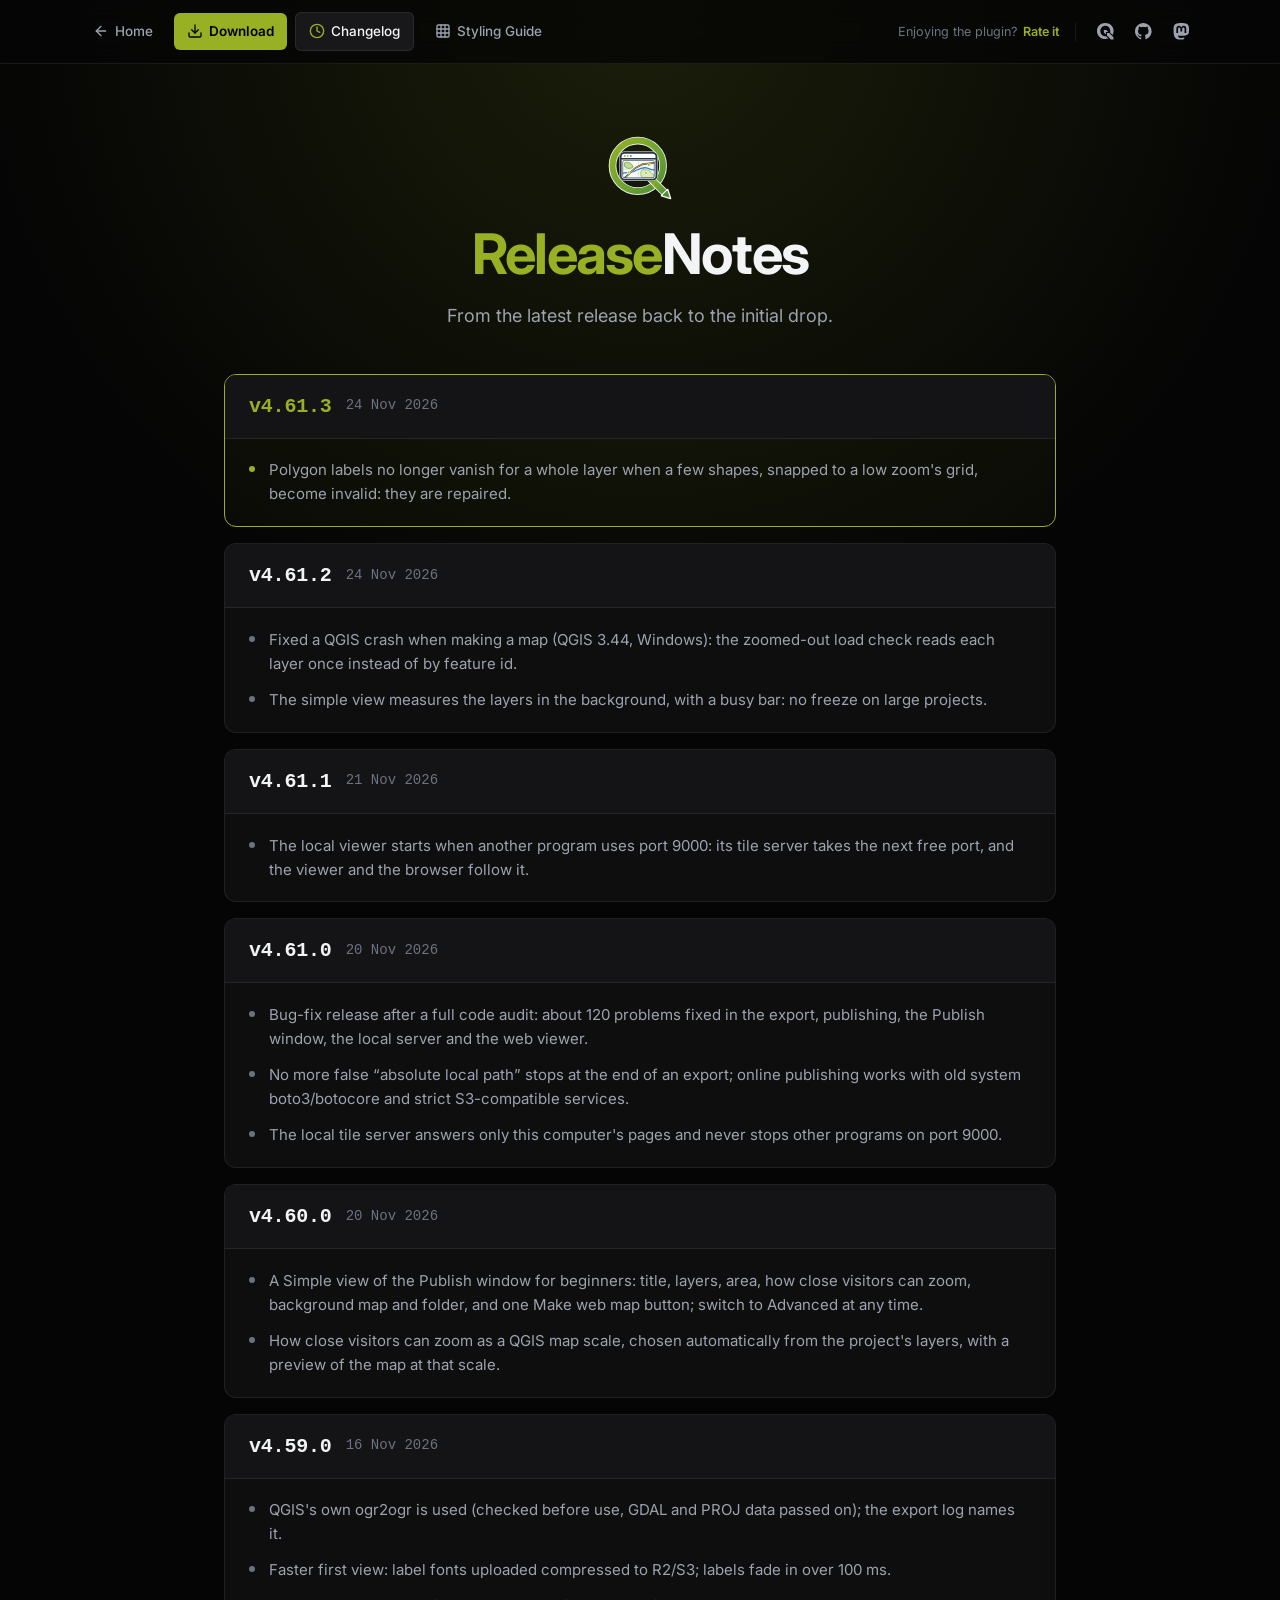
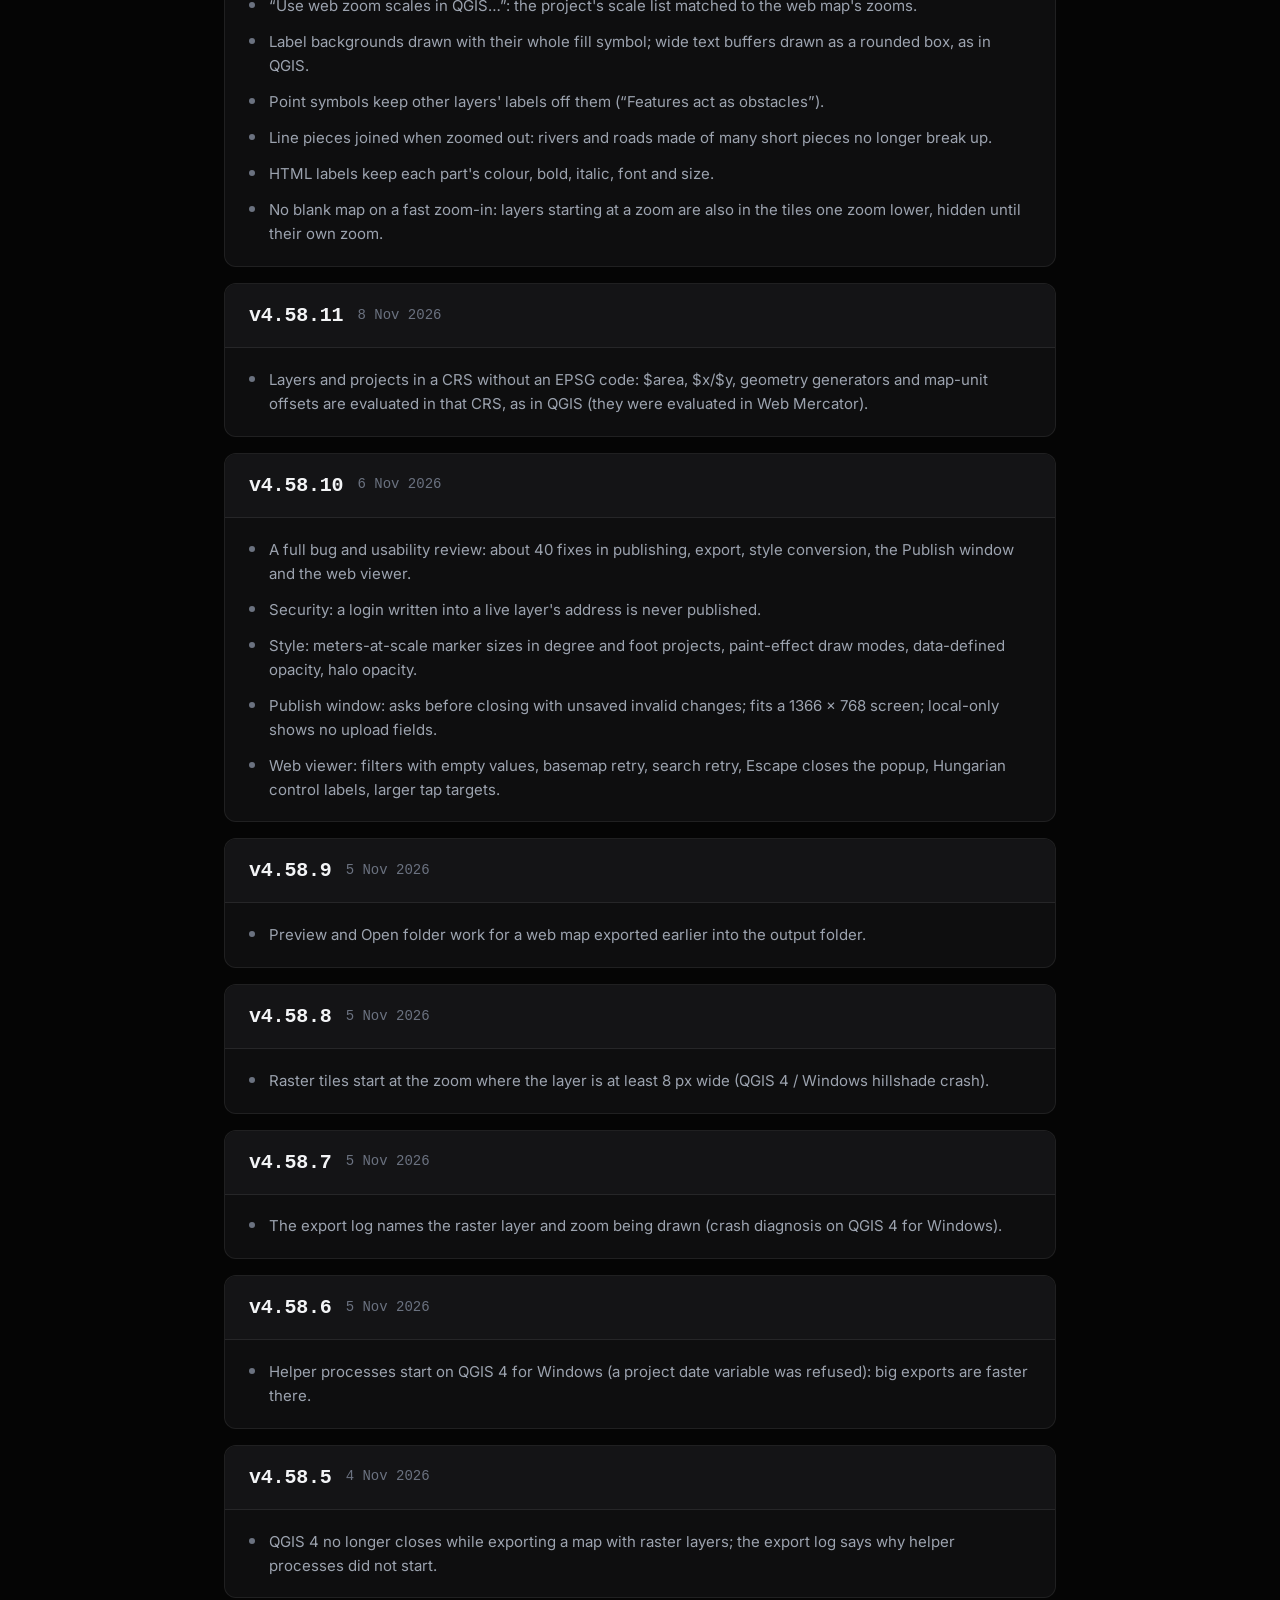
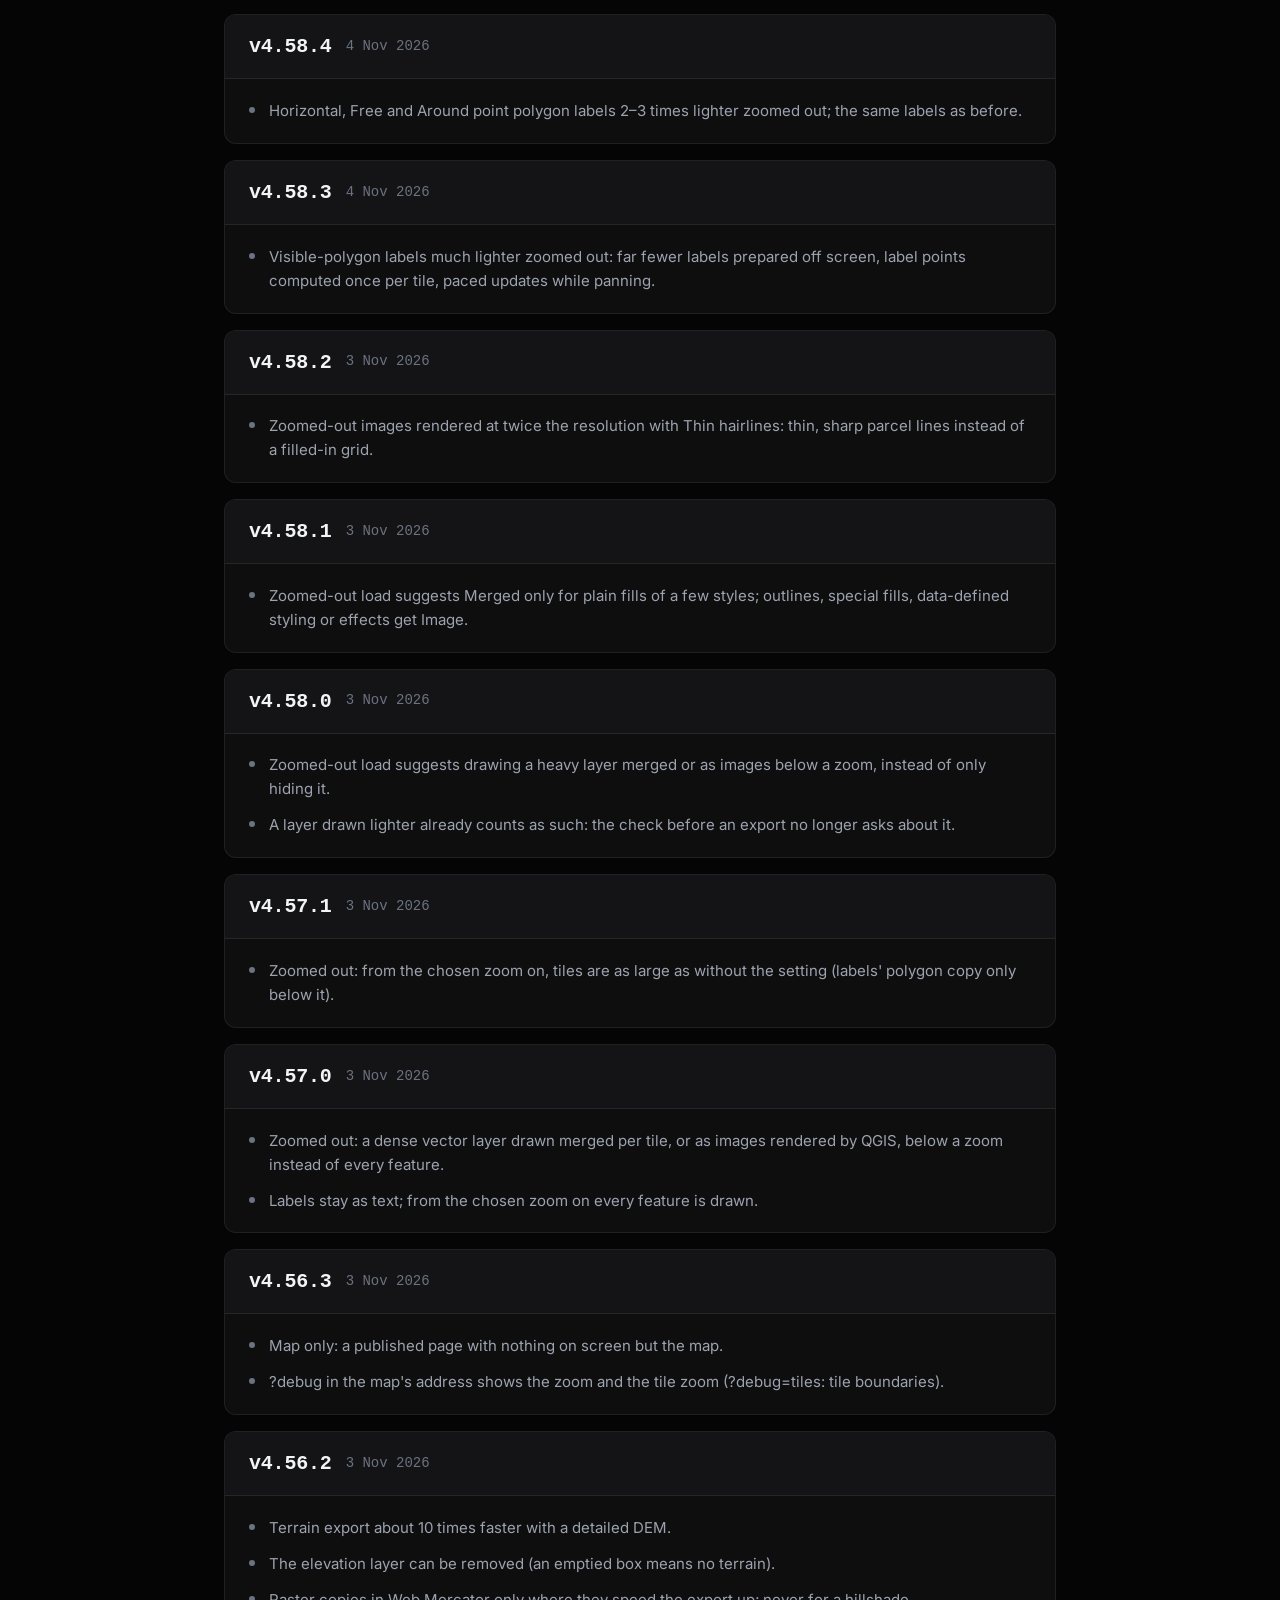
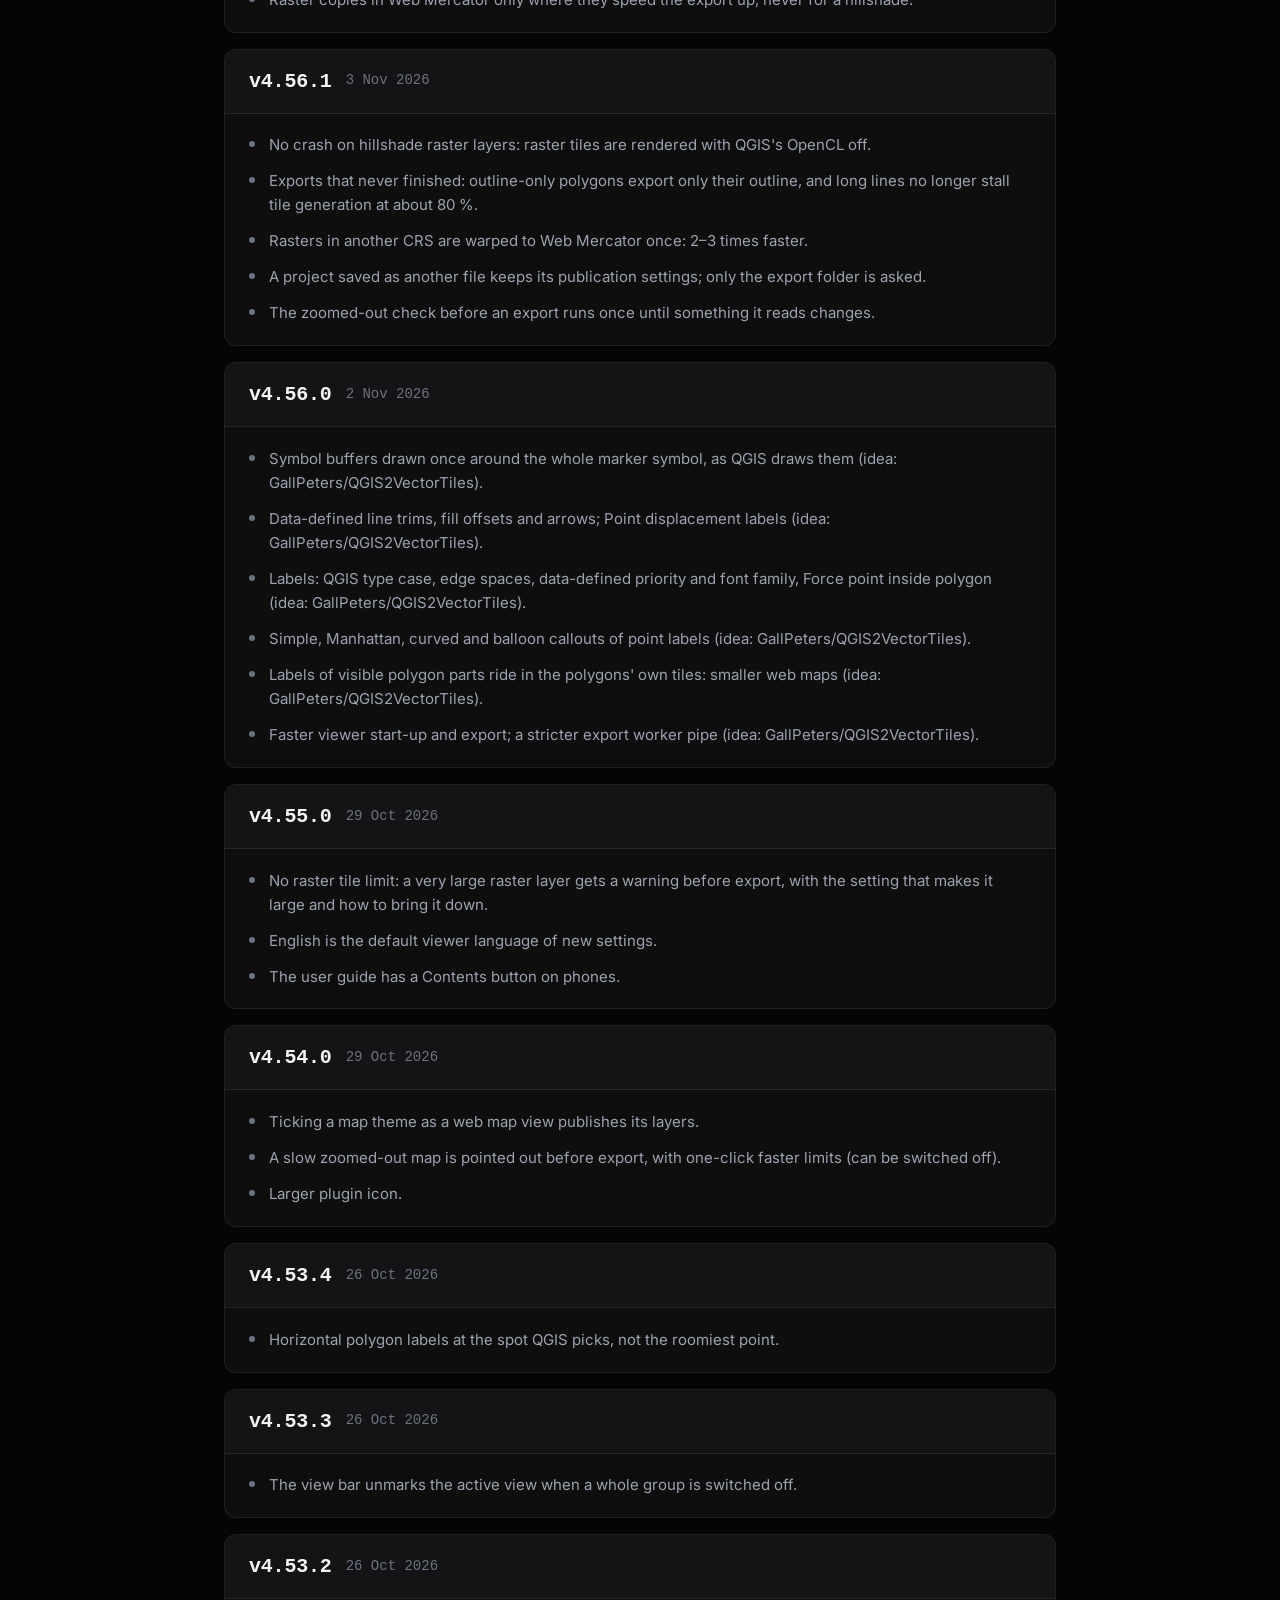
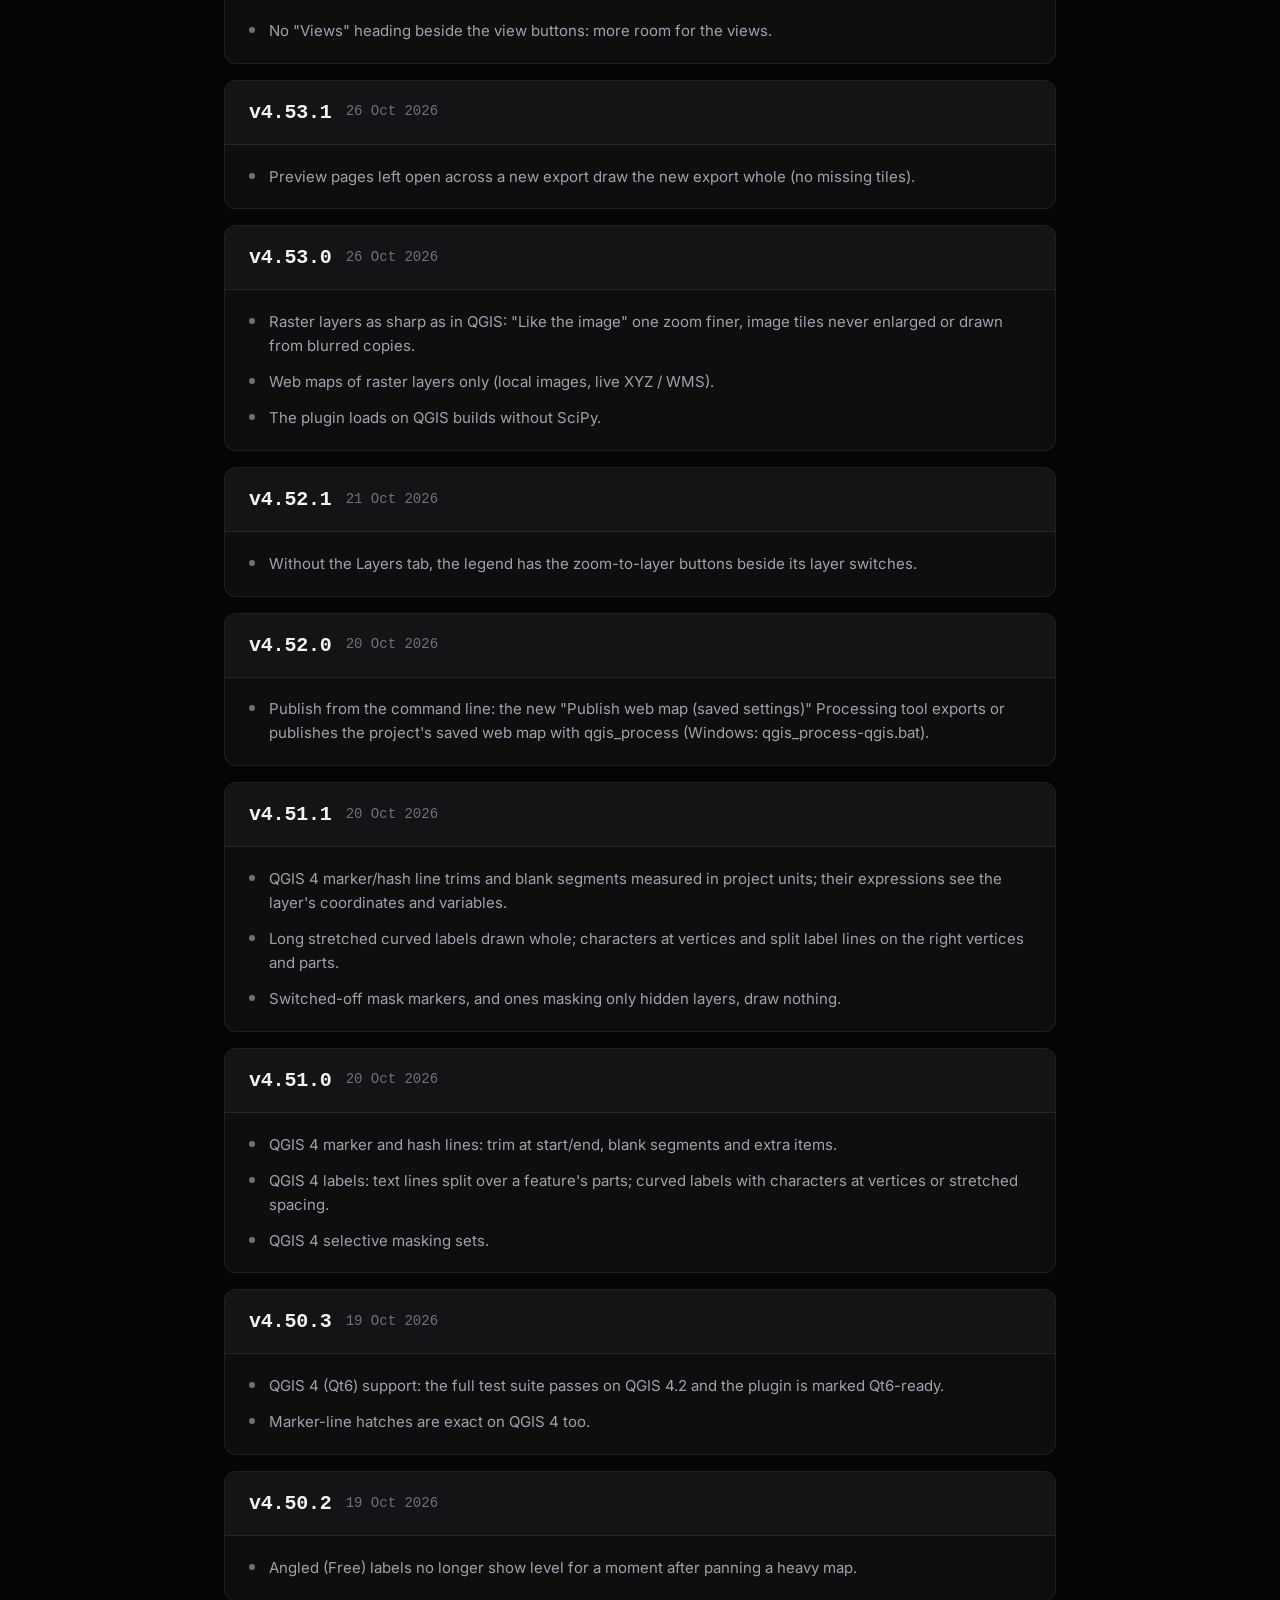
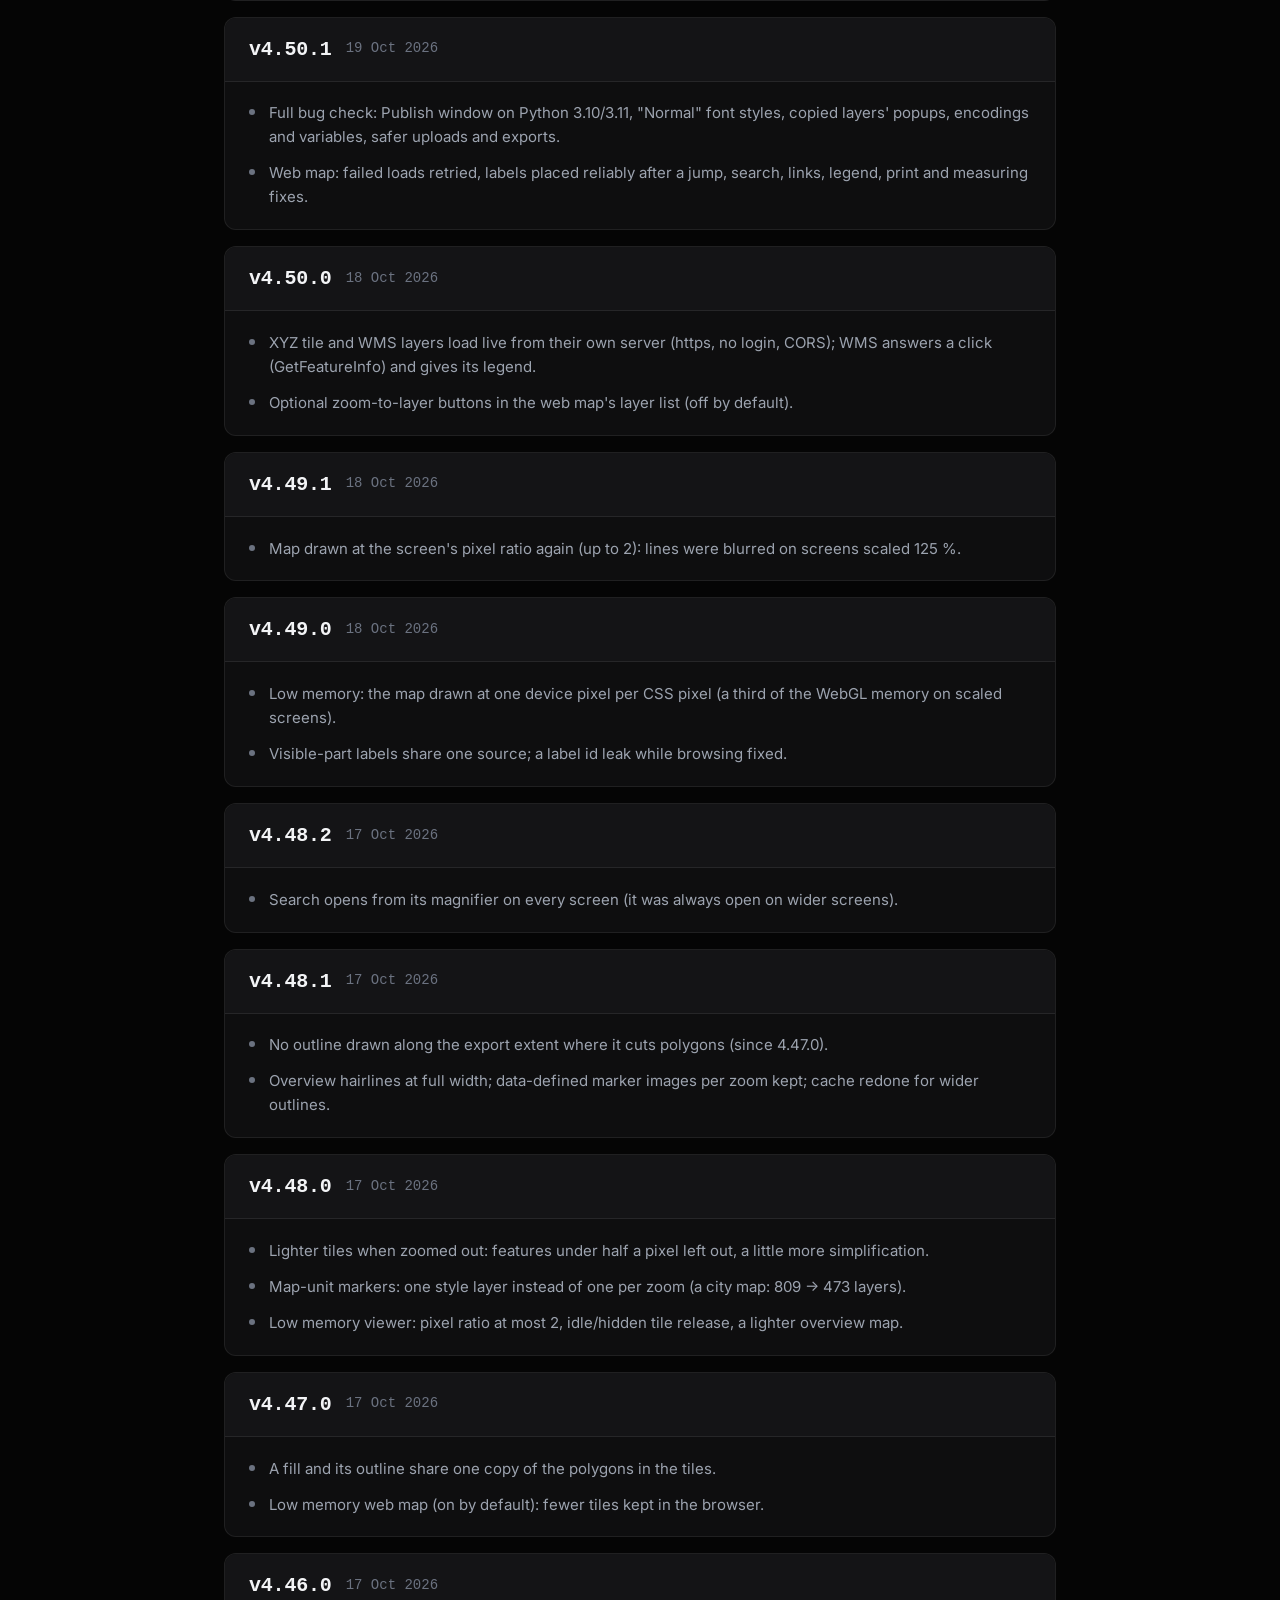
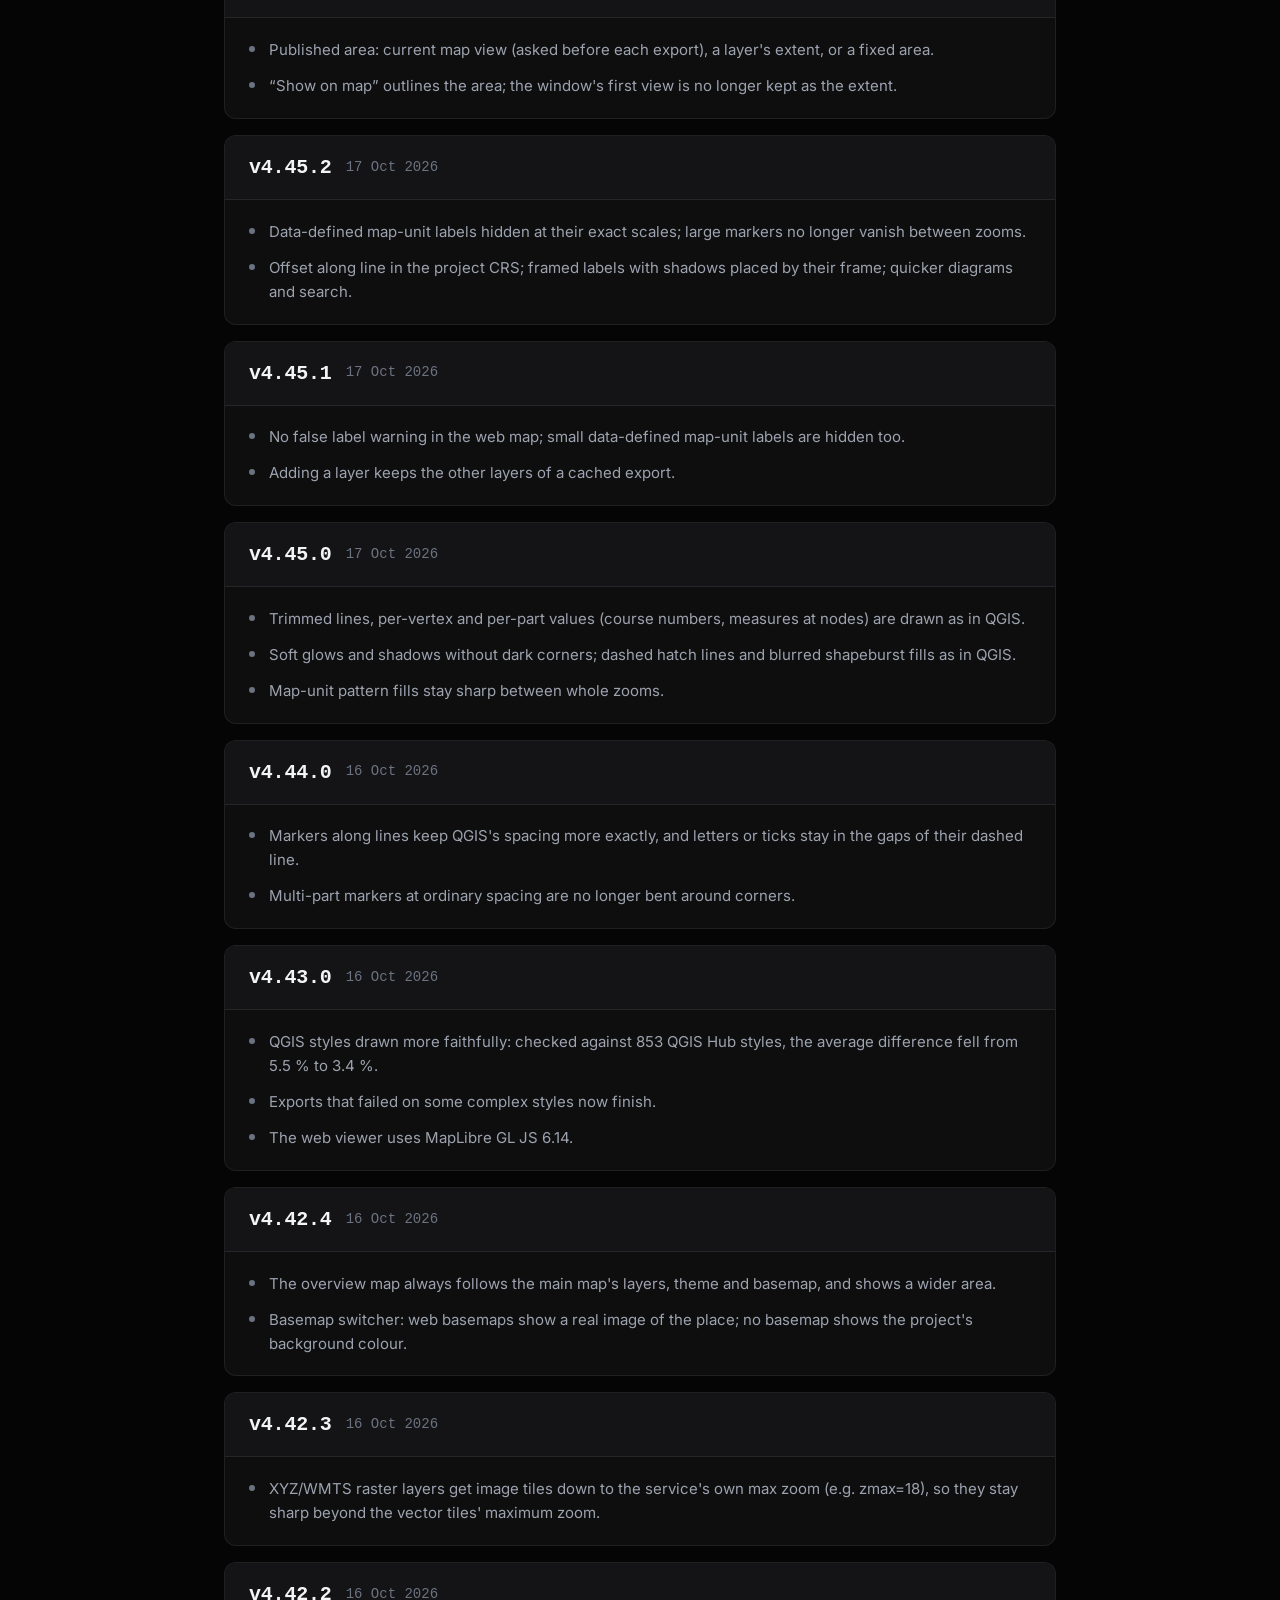
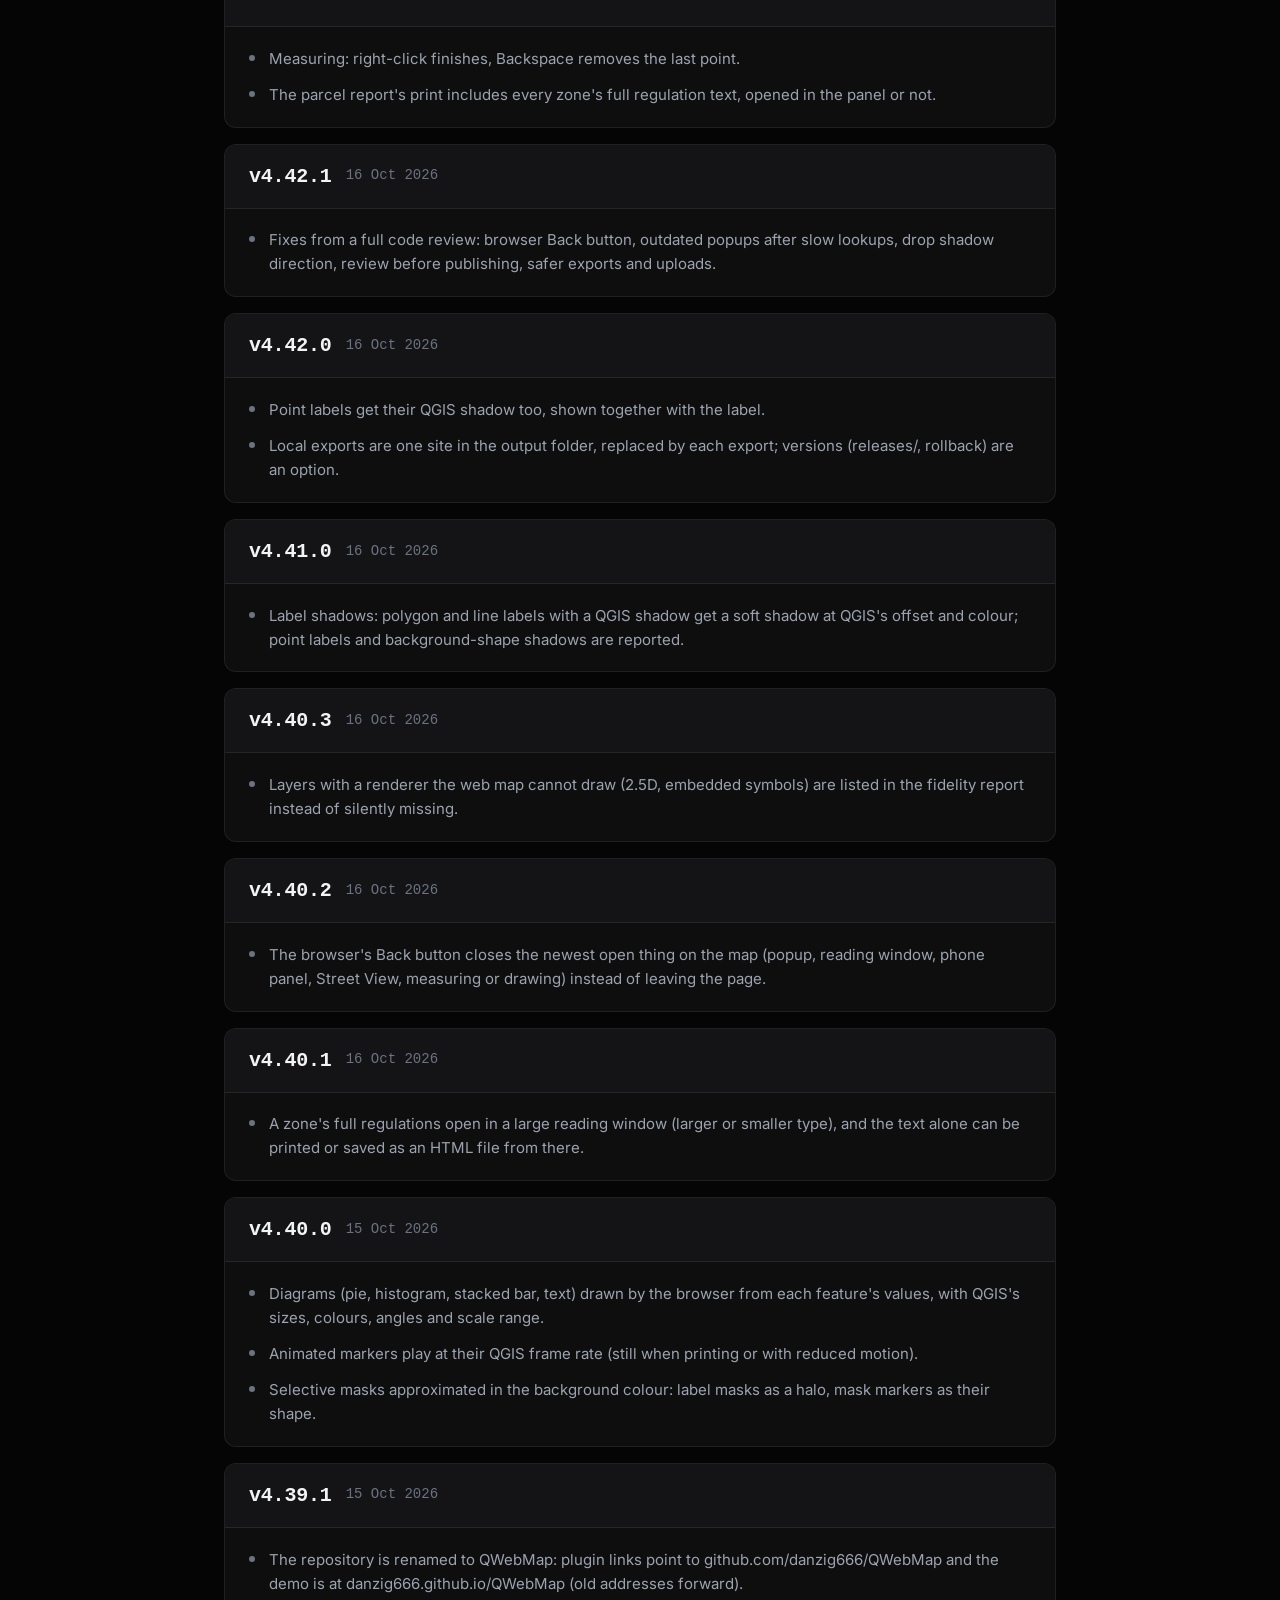
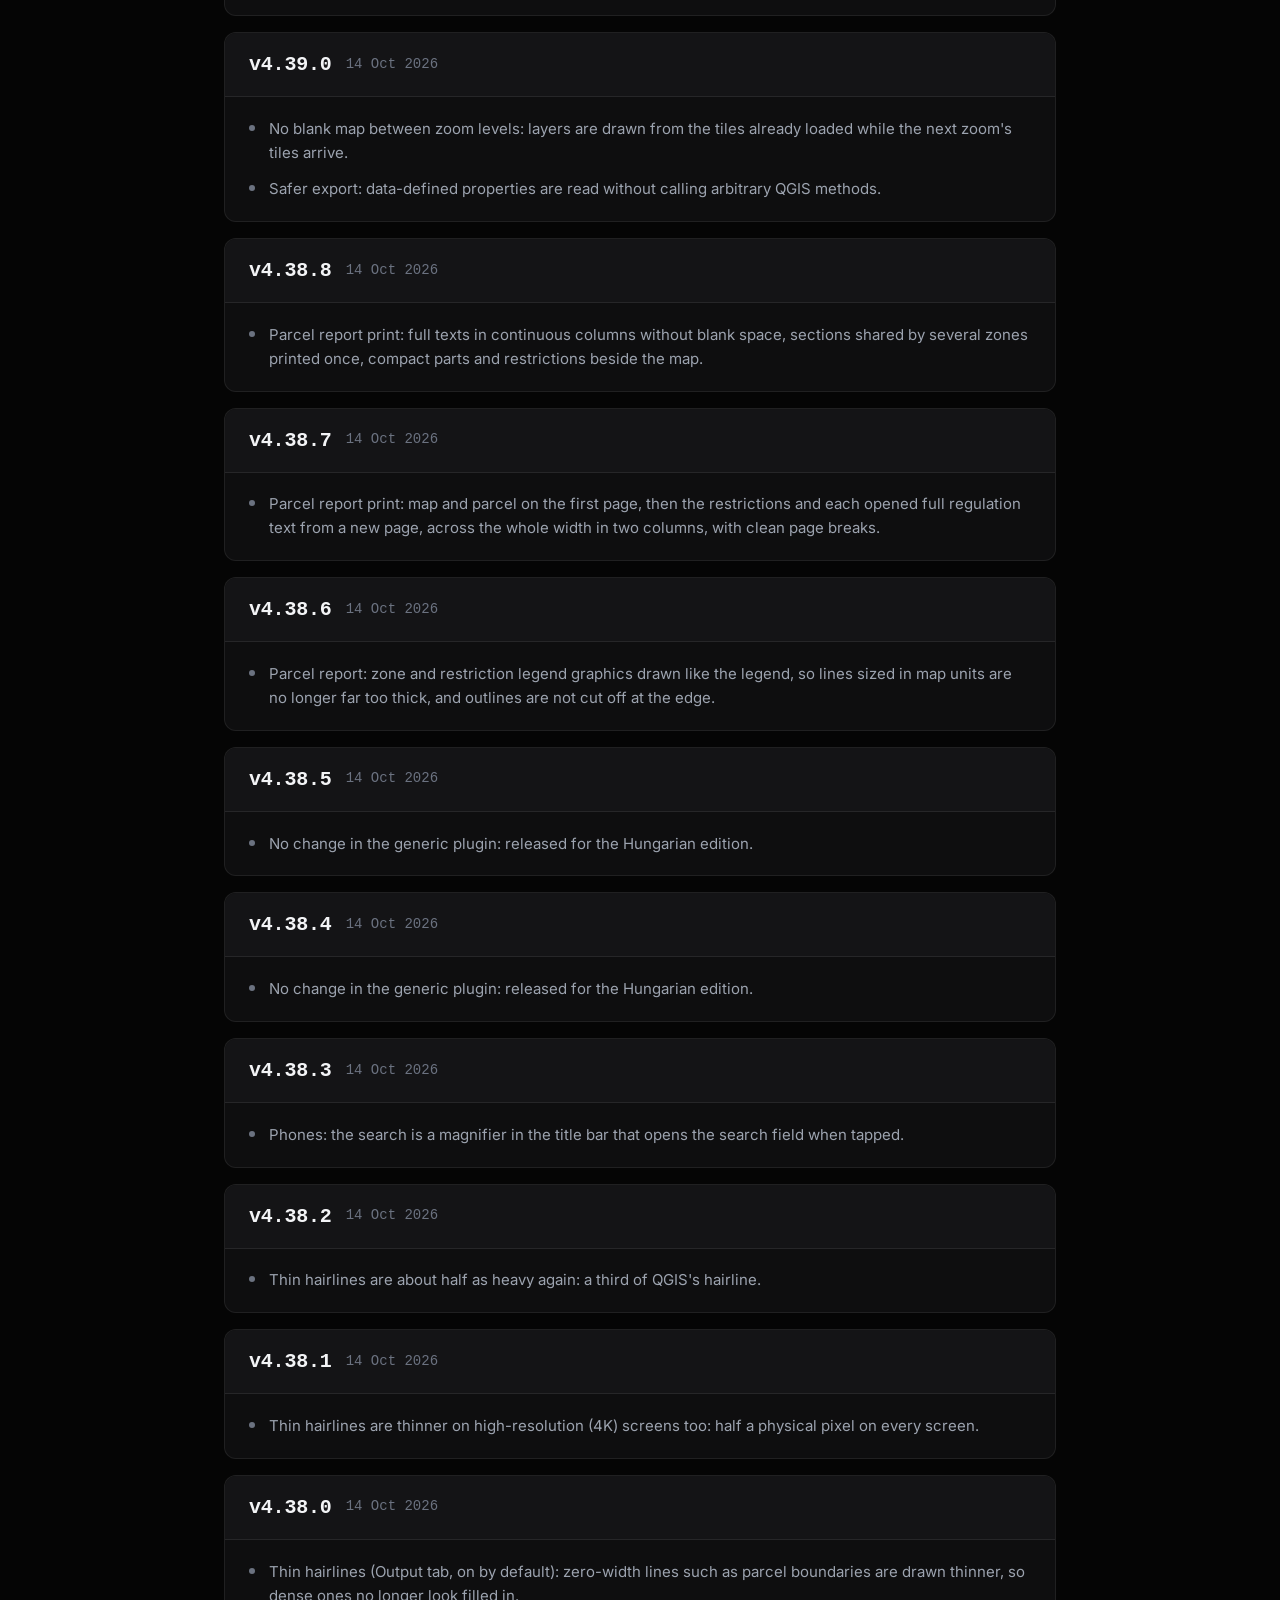
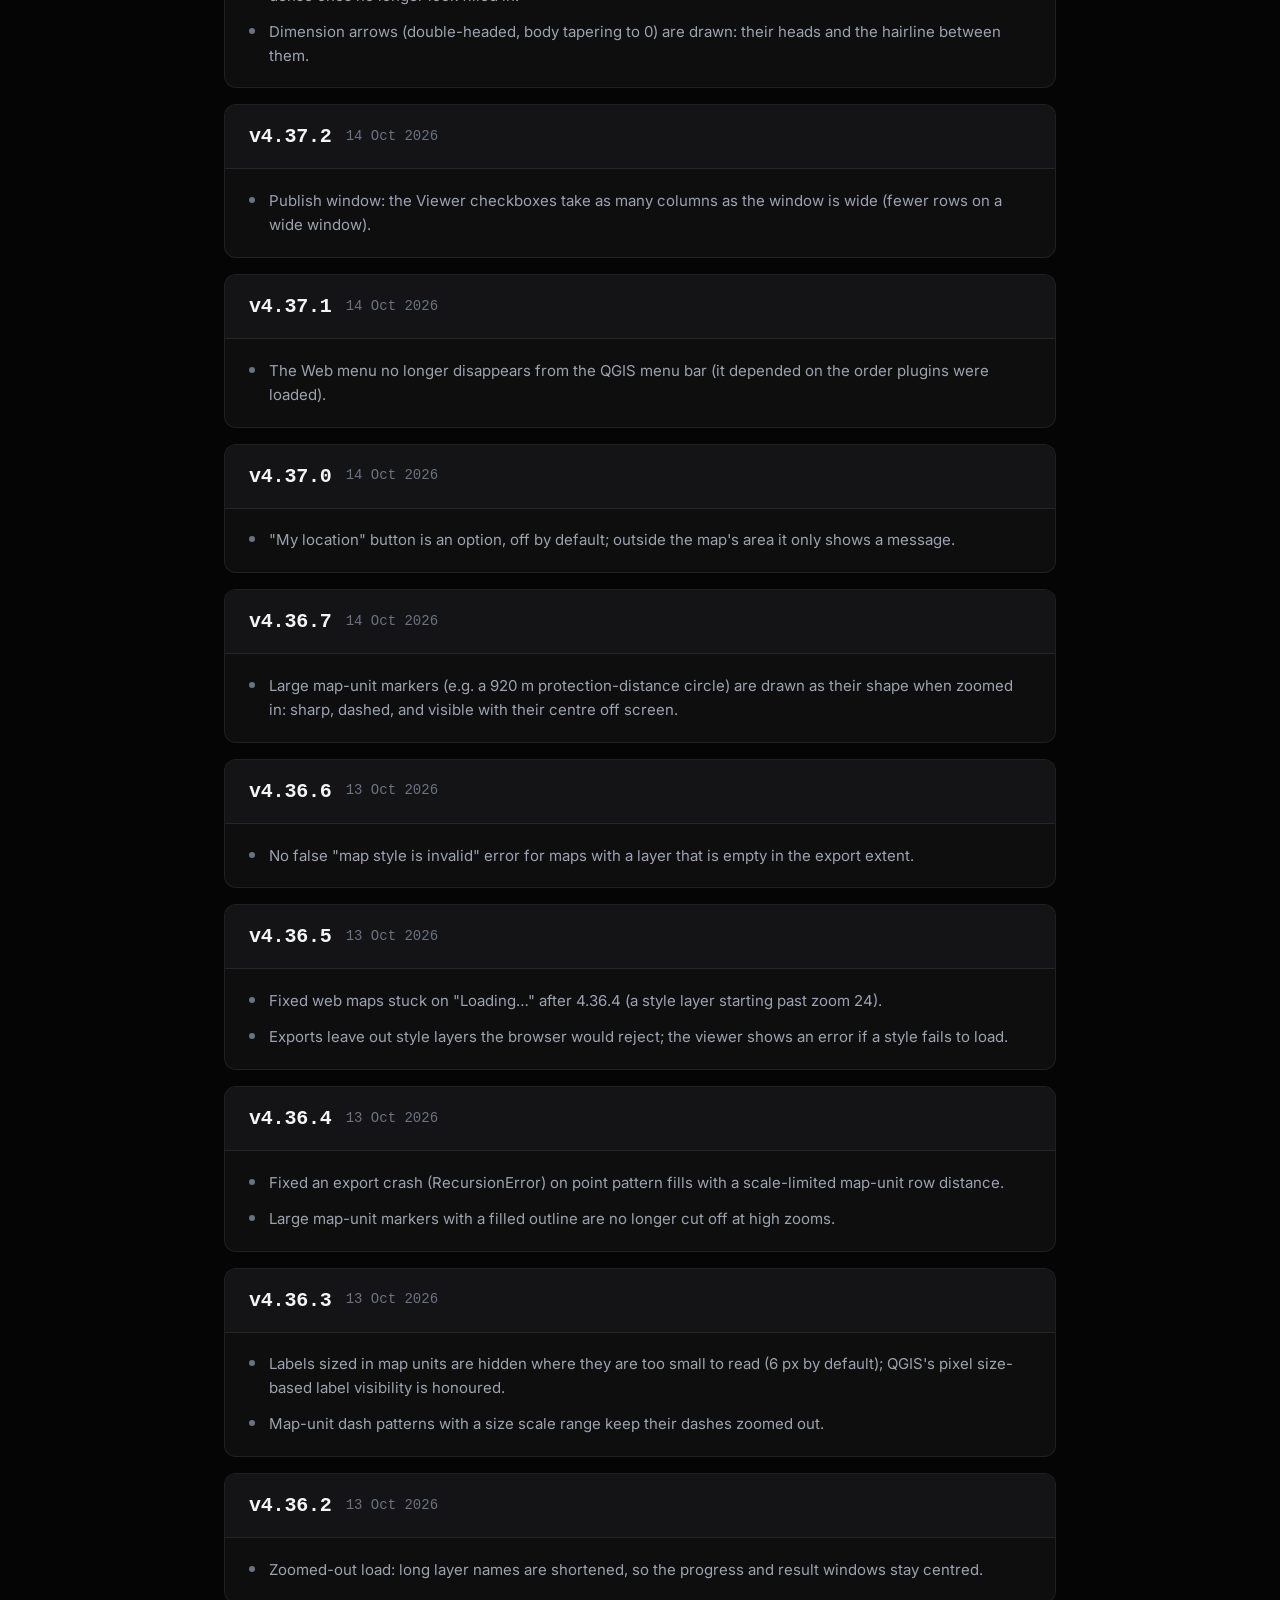
<file: docs/changelog.html>
<!DOCTYPE html>
<html lang="en">
<head>
<meta charset="UTF-8">
<meta name="viewport" content="width=device-width, initial-scale=1.0, maximum-scale=1.0, user-scalable=no">
<link rel="icon" type="image/png" sizes="16x16" href="icons/icon.png">
<title>QGIS2VectorTiles — Changelog</title>
<style>
@import url('https://fonts.googleapis.com/css2?family=Inter:wght@300;400;500;600;700&display=swap');

/* ════════════════════════════════════════
   DESIGN TOKENS & RESET (Inherited from index.html)
════════════════════════════════════════ */
:root {
  --bg: #050505;
  --bg-glow: radial-gradient(circle at 50% 0%, rgba(152, 176, 35, 0.15), transparent 60%);
  --surface: rgba(20, 20, 22, 0.6);
  --surface-solid: #141416;
  --surface-hover: rgba(30, 30, 34, 0.8);
  
  --border: rgba(255, 255, 255, 0.08);
  --border-hover: rgba(255, 255, 255, 0.15);
  
  --accent: #98B023;
  --accent-hover: #b4d12b;
  --accent-faint: rgba(152, 176, 35, 0.1);
  
  --text: #f3f4f6;
  --text-muted: #9ca3af;
  --text-dim: #6b7280;

  --font: 'Inter', system-ui, -apple-system, sans-serif;
  --font-mono: ui-monospace, "SF Mono", "JetBrains Mono", Menlo, monospace;
  
  --header-h: clamp(50px, 8vh, 64px);
  --max-w: 1200px;
  
  --transition: 0.2s cubic-bezier(0.4, 0, 0.2, 1);
  --radius-sm: 6px;
  --radius-md: 12px;
  --radius-lg: 20px;
}

* { box-sizing: border-box; margin: 0; padding: 0; }

html {
  scroll-behavior: smooth;
  scroll-padding-top: var(--header-h);
}

body {
  width: 100%;
  min-height: 100vh;
  font-family: var(--font);
  background-color: var(--bg);
  background-image: var(--bg-glow);
  background-repeat: no-repeat;
  background-attachment: fixed;
  color: var(--text);
  line-height: 1.55;
  -webkit-font-smoothing: antialiased;
  -moz-osx-font-smoothing: grayscale;
  overflow-x: hidden;
}

a { color: inherit; text-decoration: none; transition: all var(--transition); }
img, video, svg { display: block; max-width: 100%; }
button { font-family: inherit; cursor: pointer; border: none; background: none; }
::selection { background: var(--accent); color: #000; }

/* ════════════════════════════════════════
   HEADER (Glassmorphism)
════════════════════════════════════════ */
.header {
  position: fixed;
  top: 0; left: 0; right: 0;
  height: var(--header-h);
  z-index: 100;
  background: rgba(5, 5, 5, 0.8);
  backdrop-filter: blur(12px);
  -webkit-backdrop-filter: blur(12px);
  border-bottom: 1px solid var(--border);
}
.header .container {
  width: 100%;
  max-width: var(--max-w);
  margin: 0 auto;
  padding: 0 clamp(16px, 4vw, 40px);
  height: 100%;
  display: flex;
  align-items: center;
  justify-content: space-between;
}

.nav-left, .nav-right { display: flex; align-items: center; gap: clamp(4px, 1vw, 8px); }

.nav-btn {
  display: inline-flex;
  align-items: center;
  gap: clamp(4px, 0.5vw, 8px);
  font-size: clamp(12px, 1.5vh, 14px);
  font-weight: 500;
  color: var(--text-muted);
  padding: clamp(6px, 1vh, 8px) clamp(10px, 1vw, 14px);
  border-radius: var(--radius-sm);
  transition: var(--transition);
}
.nav-btn:hover { color: var(--text); background: var(--surface); }
.nav-btn.cta {
  background: var(--accent);
  color: #000;
  font-weight: 600;
}
.nav-btn.cta:hover { background: var(--text-muted); color: #000; }
.nav-btn.active {
  color: var(--text);
  background: var(--surface-hover);
  border: 1px solid var(--border);
}
.nav-btn.active svg { color: var(--accent); }
.nav-btn svg { width: clamp(14px, 2vh, 16px); height: clamp(14px, 2vh, 16px); }

.rate-text {
  display: flex;
  align-items: center;
  gap: 6px;
  font-size: clamp(12.5px, 1.4vh, 13px);
  color: var(--text-dim);
  font-weight: 410;
  white-space: nowrap;
  padding-right: 8px;
}
.rate-text strong { color: var(--accent); font-weight: 600; }
.divider-v {
  width: 1px;
  height: 18px;
  background: var(--border);
  flex-shrink: 0;
  margin-right: 4px;
}

.header-links { display: flex; align-items: center; gap: 2px; }
.icon-link {
  display: inline-flex;
  align-items: center;
  justify-content: center;
  width: clamp(28px, 4vh, 36px); 
  height: clamp(28px, 4vh, 36px);
  color: var(--text-muted);
  border-radius: var(--radius-sm);
}
.icon-link:hover { color: var(--accent); background: var(--surface); }
.icon-link svg { width: clamp(16px, 2.5vh, 18px); height: clamp(16px, 2.5vh, 18px); }

/* ════════════════════════════════════════
   PAGE HEADER
════════════════════════════════════════ */
.page-head {
  position: relative;
  text-align: center;
  padding: calc(var(--header-h) + clamp(40px, 8vh, 80px)) 24px clamp(30px, 5vh, 60px);
}
.page-head-content {
  position: relative;
  max-width: 720px;
  margin: 0 auto;
}
.page-icon {
  width: clamp(48px, 24vh, 64px);
  height: clamp(48px, 24vh, 64px);
  margin: 0 auto clamp(16px, 3vh, 24px);
  display: flex;
  align-items: center;
  justify-content: center;
}
.page-icon img { width: 100%; height: 100%; }

.page-head h1 {
  font-size: clamp(32px, 6vh + 2vw, 56px);
  font-weight: 700;
  line-height: 1.1;
  letter-spacing: -0.03em;
  color: var(--text);
}
.page-head h1 .accent { color: var(--accent); }
.page-tagline {
  margin-top: clamp(12px, 2vh, 16px);
  font-size: clamp(15px, 2.2vh + 0.5vw, 18px);
  color: var(--text-muted);
  line-height: 1.5;
  max-width: 580px;
  margin-left: auto;
  margin-right: auto;
}

/* ════════════════════════════════════════
   PAGE CONTENT WRAPPER
════════════════════════════════════════ */
.page-content {
  max-width: 880px;
  margin: 0 auto;
  padding: 0 24px clamp(60px, 10vh, 96px);
}

/* ════════════════════════════════════════
   CHANGELOG LIST
════════════════════════════════════════ */
.cl-list {
  display: flex;
  flex-direction: column;
  gap: clamp(12px, 2vh, 16px);
}

.cl-entry {
  border: 1px solid var(--border);
  border-radius: var(--radius-md);
  background: var(--surface);
  overflow: hidden;
  transition: var(--transition);
}
.cl-entry:hover {
  border-color: var(--border-hover);
  background: var(--surface-hover);
  transform: translateY(-2px);
  box-shadow: 0 8px 24px rgba(0,0,0,0.4);
}

.cl-entry.featured {
  border-color: var(--accent);
  background: rgba(152, 176, 35, 0.03);
}
.cl-entry.featured:hover {
  border-color: var(--accent-hover);
  background: rgba(152, 176, 35, 0.08);
}

.cl-header {
  display: flex;
  align-items: center;
  gap: 14px;
  padding: clamp(12px, 2vh, 16px) clamp(16px, 2.5vw, 24px);
  border-bottom: 1px solid var(--border);
  background: var(--surface-solid);
}

.cl-version {
  font-size: clamp(16px, 2.5vh, 20px);
  font-weight: 600;
  letter-spacing: -0.01em;
  color: var(--text);
  font-family: var(--font-mono);
}
.cl-entry.latest .cl-version,
.cl-entry.featured .cl-version {
  color: var(--accent);
}

.cl-date {
  font-size: clamp(12px, 1.8vh, 14px);
  color: var(--text-dim);
  font-family: var(--font-mono);
}

/* Badges matching index.html aesthetic */
.cl-badge {
  margin-left: auto;
  display: inline-flex;
  align-items: center;
  font-size: clamp(10px, 1.4vh, 11px);
  font-weight: 700;
  letter-spacing: 0.08em;
  text-transform: uppercase;
  padding: 4px 10px;
  border-radius: 100px;
  color: var(--accent);
  background: var(--accent-faint);
  border: 1px solid rgba(152, 176, 35, 0.2);
}
.cl-badge.muted {
  color: var(--text-dim);
  background: transparent;
  border-color: var(--border);
}

.cl-body {
  padding: clamp(14px, 2.2vh, 20px) clamp(16px, 2.5vw, 24px);
  display: flex;
  flex-direction: column;
  gap: clamp(8px, 1.5vh, 12px);
}

.cl-item {
  display: flex;
  align-items: flex-start;
  gap: clamp(10px, 1.5vw, 14px);
  font-size: clamp(14px, 2vh, 15px);
  color: var(--text-muted);
  line-height: 1.6;
}

.cl-item-dot {
  flex-shrink: 0;
  margin-top: 8px;
  width: 6px;
  height: 6px;
  border-radius: 50%;
  background: var(--text-dim);
}
.cl-entry.featured .cl-item-dot { background: var(--accent); }

.cl-item span { flex: 1; min-width: 0; }
.cl-item strong { color: var(--text); font-weight: 600; }

/* ════════════════════════════════════════
   PAGE FOOTER
════════════════════════════════════════ */
.page-foot {
  margin-top: clamp(40px, 8vh, 64px);
  padding-top: clamp(16px, 3vh, 24px);
  border-top: 1px solid var(--border);
  display: flex;
  align-items: center;
  justify-content: space-between;
  gap: 16px;
  font-size: clamp(12px, 1.8vh, 14px);
  color: var(--text-dim);
  flex-wrap: wrap;
}
.page-foot a { color: var(--text-muted); text-decoration: underline; text-decoration-color: transparent; text-underline-offset: 2px;}
.page-foot a:hover { color: var(--accent); text-decoration-color: var(--accent); }

/* ════════════════════════════════════════
   BACK TO TOP
════════════════════════════════════════ */
.back-top {
  position: fixed;
  bottom: clamp(16px, 3vh, 24px);
  right: clamp(16px, 3vw, 24px);
  width: clamp(36px, 5vh, 44px);
  height: clamp(36px, 5vh, 44px);
  border-radius: var(--radius-md);
  background: var(--surface-solid);
  border: 1px solid var(--border);
  color: var(--text-muted);
  display: flex;
  align-items: center;
  justify-content: center;
  cursor: pointer;
  opacity: 0;
  pointer-events: none;
  transform: translateY(8px);
  transition: var(--transition);
  z-index: 90;
  box-shadow: 0 4px 12px rgba(0,0,0,0.3);
}
.back-top.visible {
  opacity: 1;
  pointer-events: auto;
  transform: translateY(0);
}
.back-top:hover {
  background: var(--surface-hover);
  border-color: var(--accent);
  color: var(--accent);
  transform: translateY(-2px);
}
.back-top svg { width: clamp(14px, 2vh, 16px); height: clamp(14px, 2vh, 16px); }

/* ════════════════════════════════════════
   RESPONSIVE OVERRIDES
════════════════════════════════════════ */
@media (max-width: 768px) {
  .nav-btn .label { display: none; }
  .nav-btn.cta .label { display: inline; }
  .rate-text { display: none; }
  .divider-v { display: none; }

  .cl-header { flex-wrap: wrap; gap: 10px; }
  .cl-badge { margin-left: auto; }
  
  .page-foot { flex-direction: column; text-align: center; gap: 10px; }
}

@media (max-width: 420px) {
  .header .container { gap: 4px; padding: 0 12px; }
  .nav-btn { padding: 6px 8px; gap: 0; }
  .cl-header { padding: 12px 14px; }
  .cl-body { padding: 12px 14px; }
}
</style>
</head>
<body>

<header class="header">
  <div class="container">
    <nav class="nav-left">
      <a href="https://github.com/danzig666/QWebMap#readme" class="nav-btn home" aria-label="QWebMap home">
        <svg viewBox="0 0 24 24" fill="none" stroke="currentColor" stroke-width="2" stroke-linecap="round" stroke-linejoin="round"><line x1="19" y1="12" x2="5" y2="12"/><polyline points="12 19 5 12 12 5"/></svg>
        <span class="label">Home</span>
      </a>
      <a href="https://github.com/danzig666/QWebMap/releases/latest" target="_blank" class="nav-btn cta">
        <svg viewBox="0 0 24 24" fill="none" stroke="currentColor" stroke-width="2" stroke-linecap="round" stroke-linejoin="round"><path d="M21 15v4a2 2 0 0 1-2 2H5a2 2 0 0 1-2-2v-4"/><polyline points="7 10 12 15 17 10"/><line x1="12" y1="15" x2="12" y2="3"/></svg>
        <span class="label">Download</span>
      </a>
      <a href="changelog.html" class="nav-btn active">
        <svg viewBox="0 0 24 24" fill="none" stroke="currentColor" stroke-width="2" stroke-linecap="round" stroke-linejoin="round"><circle cx="12" cy="12" r="10"/><polyline points="12 6 12 12 16 14"/></svg>
        <span class="label">Changelog</span>
      </a>
      <a href="compatibility.html" class="nav-btn">
        <svg viewBox="0 0 24 24" fill="none" stroke="currentColor" stroke-width="2" stroke-linecap="round" stroke-linejoin="round"><rect x="3" y="3" width="18" height="18" rx="2" ry="2"/><line x1="9" y1="3" x2="9" y2="21"/><line x1="15" y1="3" x2="15" y2="21"/><line x1="3" y1="9" x2="21" y2="9"/><line x1="3" y1="15" x2="21" y2="15"/></svg>
        <span class="label">Styling Guide</span>
      </a>
    </nav>

    <div class="nav-right">
      <span class="rate-text">Enjoying the plugin? <strong>Rate it</strong></span>
      <span class="divider-v"></span>
      <div class="header-links">
        <a href="https://plugins.qgis.org/plugins/QGIS2VectorTiles" target="_blank" class="icon-link" aria-label="QGIS Plugin Repository" title="QGIS Plugin Repository">
          <svg viewBox="0 0 26 26" fill="currentColor"><path d="M12.879 13.006v3.65l-3.004-3.048v-3.495h3.582l2.852 2.893h-3.43zm10.886 7.606V24h-3.654l-5.73-5.9v-3.55h3.354l6.03 6.062zm-10.828-1.448l3.372 3.371c-1.309.442-2.557.726-4.325.726C5.136 23.26 0 18.243 0 11.565 0 4.92 5.136 0 11.984 0 18.864 0 24 4.952 24 11.565c0 2.12-.523 4.076-1.457 5.759l-3.625-3.725a8.393 8.393 0 0 0 .24-2.005c0-4.291-3.148-7.527-7.1-7.527-3.954 0-7.248 3.236-7.248 7.527s3.33 7.6 7.247 7.6c.548 0 .661.017.88-.03z"/></svg>
        </a>
        <a href="https://github.com/GallPeters/QGIS2VectorTiles" target="_blank" class="icon-link" aria-label="GitHub" title="GitHub">
          <svg viewBox="0 0 26 26" fill="currentColor"><path d="M12 0C5.37 0 0 5.37 0 12c0 5.3 3.438 9.8 8.205 11.385.6.113.82-.258.82-.577 0-.285-.01-1.04-.015-2.04-3.338.724-4.042-1.61-4.042-1.61-.546-1.385-1.335-1.755-1.335-1.755-1.087-.744.084-.729.084-.729 1.205.084 1.838 1.236 1.838 1.236 1.07 1.835 2.809 1.305 3.495.998.108-.776.417-1.305.76-1.605-2.665-.3-5.466-1.332-5.466-5.93 0-1.31.465-2.38 1.235-3.22-.135-.303-.54-1.523.105-3.176 0 0 1.005-.322 3.3 1.23.96-.267 1.98-.399 3-.405 1.02.006 2.04.138 3 .405 2.28-1.552 3.285-1.23 3.285-1.23.645 1.653.24 2.873.12 3.176.765.84 1.23 1.91 1.23 3.22 0 4.61-2.805 5.625-5.475 5.92.42.36.81 1.096.81 2.22 0 1.605-.015 2.896-.015 3.286 0 .315.21.69.825.57C20.565 21.795 24 17.295 24 12c0-6.63-5.37-12-12-12z"/></svg>
        </a>
        <a href="https://mastodon.social/@JossefKanter" target="_blank" rel="me" class="icon-link" aria-label="Mastodon" title="Mastodon">
          <svg viewBox="0 0 26 26" fill="currentColor"><path d="M23.193 7.879c0-5.207-3.411-6.733-3.411-6.733C18.062.357 15.108.025 12.041 0h-.076c-3.068.025-6.02.357-7.74 1.146 0 0-3.412 1.526-3.412 6.733 0 1.193-.023 2.619.015 4.13.124 5.092.934 10.11 5.641 11.355 2.17.574 4.034.695 5.535.612 2.722-.151 4.25-.972 4.25-.972l-.09-1.975s-1.945.613-4.13.539c-2.165-.074-4.449-.233-4.799-2.891a5.5 5.5 0 0 1-.048-.745s2.125.52 4.82.643c1.65.075 3.196-.097 4.766-.283 3.009-.36 5.629-2.215 5.958-3.911.518-2.673.475-6.524.475-6.524zm-4.024 6.709h-2.497V8.469c0-1.29-.541-1.944-1.628-1.944-1.2 0-1.802.778-1.802 2.316v3.357h-2.484V8.841c0-1.538-.601-2.316-1.802-2.316-1.087 0-1.628.654-1.628 1.944v6.119H4.832V8.279c0-1.286.328-2.309.987-3.063.68-.755 1.57-1.142 2.674-1.142 1.276 0 2.243.491 2.886 1.474l.622 1.044.624-1.044c.643-.983 1.61-1.474 2.886-1.474 1.103 0 1.994.387 2.674 1.142.658.755.986 1.777.986 3.063z"/></svg>
        </a>
      </div>
    </div>
  </div>
</header>

<section class="page-head" id="top">
  <div class="page-head-content">
    <div class="page-icon">
      <img src="icons/icon.svg" alt="qgis2vectortiles">
    </div>
    <h1><span class="accent">Release</span>Notes</h1>
    <p class="page-tagline">
      From the latest release back to the initial drop.
    </p>
  </div>
</section>

<div class="page-content">
  <div class="cl-list">


  <div class="cl-entry featured latest">
    <div class="cl-header">
      <div class="cl-version">v4.61.3</div>
      <div class="cl-date">24 Nov 2026</div>
    </div>
    <div class="cl-body">
      <div class="cl-item"><div class="cl-item-dot"></div><span>Polygon labels no longer vanish for a whole layer when a few shapes, snapped to a low zoom's grid, become invalid: they are repaired.</span></div>
    </div>
  </div>

  <div class="cl-entry">
    <div class="cl-header">
      <div class="cl-version">v4.61.2</div>
      <div class="cl-date">24 Nov 2026</div>
    </div>
    <div class="cl-body">
      <div class="cl-item"><div class="cl-item-dot"></div><span>Fixed a QGIS crash when making a map (QGIS 3.44, Windows): the zoomed-out load check reads each layer once instead of by feature id.</span></div>
      <div class="cl-item"><div class="cl-item-dot"></div><span>The simple view measures the layers in the background, with a busy bar: no freeze on large projects.</span></div>
    </div>
  </div>

  <div class="cl-entry">
    <div class="cl-header">
      <div class="cl-version">v4.61.1</div>
      <div class="cl-date">21 Nov 2026</div>
    </div>
    <div class="cl-body">
      <div class="cl-item"><div class="cl-item-dot"></div><span>The local viewer starts when another program uses port 9000: its tile server takes the next free port, and the viewer and the browser follow it.</span></div>
    </div>
  </div>

  <div class="cl-entry">
    <div class="cl-header">
      <div class="cl-version">v4.61.0</div>
      <div class="cl-date">20 Nov 2026</div>
    </div>
    <div class="cl-body">
      <div class="cl-item"><div class="cl-item-dot"></div><span>Bug-fix release after a full code audit: about 120 problems fixed in the export, publishing, the Publish window, the local server and the web viewer.</span></div>
      <div class="cl-item"><div class="cl-item-dot"></div><span>No more false “absolute local path” stops at the end of an export; online publishing works with old system boto3/botocore and strict S3-compatible services.</span></div>
      <div class="cl-item"><div class="cl-item-dot"></div><span>The local tile server answers only this computer's pages and never stops other programs on port 9000.</span></div>
    </div>
  </div>

  <div class="cl-entry">
    <div class="cl-header">
      <div class="cl-version">v4.60.0</div>
      <div class="cl-date">20 Nov 2026</div>
    </div>
    <div class="cl-body">
      <div class="cl-item"><div class="cl-item-dot"></div><span>A Simple view of the Publish window for beginners: title, layers, area, how close visitors can zoom, background map and folder, and one Make web map button; switch to Advanced at any time.</span></div>
      <div class="cl-item"><div class="cl-item-dot"></div><span>How close visitors can zoom as a QGIS map scale, chosen automatically from the project's layers, with a preview of the map at that scale.</span></div>
    </div>
  </div>

  <div class="cl-entry">
    <div class="cl-header">
      <div class="cl-version">v4.59.0</div>
      <div class="cl-date">16 Nov 2026</div>
    </div>
    <div class="cl-body">
      <div class="cl-item"><div class="cl-item-dot"></div><span>QGIS's own ogr2ogr is used (checked before use, GDAL and PROJ data passed on); the export log names it.</span></div>
      <div class="cl-item"><div class="cl-item-dot"></div><span>Faster first view: label fonts uploaded compressed to R2/S3; labels fade in over 100 ms.</span></div>
      <div class="cl-item"><div class="cl-item-dot"></div><span>“Use web zoom scales in QGIS…”: the project's scale list matched to the web map's zooms.</span></div>
      <div class="cl-item"><div class="cl-item-dot"></div><span>Label backgrounds drawn with their whole fill symbol; wide text buffers drawn as a rounded box, as in QGIS.</span></div>
      <div class="cl-item"><div class="cl-item-dot"></div><span>Point symbols keep other layers' labels off them (“Features act as obstacles”).</span></div>
      <div class="cl-item"><div class="cl-item-dot"></div><span>Line pieces joined when zoomed out: rivers and roads made of many short pieces no longer break up.</span></div>
      <div class="cl-item"><div class="cl-item-dot"></div><span>HTML labels keep each part's colour, bold, italic, font and size.</span></div>
      <div class="cl-item"><div class="cl-item-dot"></div><span>No blank map on a fast zoom-in: layers starting at a zoom are also in the tiles one zoom lower, hidden until their own zoom.</span></div>
    </div>
  </div>

  <div class="cl-entry">
    <div class="cl-header">
      <div class="cl-version">v4.58.11</div>
      <div class="cl-date">8 Nov 2026</div>
    </div>
    <div class="cl-body">
      <div class="cl-item"><div class="cl-item-dot"></div><span>Layers and projects in a CRS without an EPSG code: $area, $x/$y, geometry generators and map-unit offsets are evaluated in that CRS, as in QGIS (they were evaluated in Web Mercator).</span></div>
    </div>
  </div>

  <div class="cl-entry">
    <div class="cl-header">
      <div class="cl-version">v4.58.10</div>
      <div class="cl-date">6 Nov 2026</div>
    </div>
    <div class="cl-body">
      <div class="cl-item"><div class="cl-item-dot"></div><span>A full bug and usability review: about 40 fixes in publishing, export, style conversion, the Publish window and the web viewer.</span></div>
      <div class="cl-item"><div class="cl-item-dot"></div><span>Security: a login written into a live layer's address is never published.</span></div>
      <div class="cl-item"><div class="cl-item-dot"></div><span>Style: meters-at-scale marker sizes in degree and foot projects, paint-effect draw modes, data-defined opacity, halo opacity.</span></div>
      <div class="cl-item"><div class="cl-item-dot"></div><span>Publish window: asks before closing with unsaved invalid changes; fits a 1366 × 768 screen; local-only shows no upload fields.</span></div>
      <div class="cl-item"><div class="cl-item-dot"></div><span>Web viewer: filters with empty values, basemap retry, search retry, Escape closes the popup, Hungarian control labels, larger tap targets.</span></div>
    </div>
  </div>

  <div class="cl-entry">
    <div class="cl-header">
      <div class="cl-version">v4.58.9</div>
      <div class="cl-date">5 Nov 2026</div>
    </div>
    <div class="cl-body">
      <div class="cl-item"><div class="cl-item-dot"></div><span>Preview and Open folder work for a web map exported earlier into the output folder.</span></div>
    </div>
  </div>

  <div class="cl-entry">
    <div class="cl-header">
      <div class="cl-version">v4.58.8</div>
      <div class="cl-date">5 Nov 2026</div>
    </div>
    <div class="cl-body">
      <div class="cl-item"><div class="cl-item-dot"></div><span>Raster tiles start at the zoom where the layer is at least 8 px wide (QGIS 4 / Windows hillshade crash).</span></div>
    </div>
  </div>

  <div class="cl-entry">
    <div class="cl-header">
      <div class="cl-version">v4.58.7</div>
      <div class="cl-date">5 Nov 2026</div>
    </div>
    <div class="cl-body">
      <div class="cl-item"><div class="cl-item-dot"></div><span>The export log names the raster layer and zoom being drawn (crash diagnosis on QGIS 4 for Windows).</span></div>
    </div>
  </div>

  <div class="cl-entry">
    <div class="cl-header">
      <div class="cl-version">v4.58.6</div>
      <div class="cl-date">5 Nov 2026</div>
    </div>
    <div class="cl-body">
      <div class="cl-item"><div class="cl-item-dot"></div><span>Helper processes start on QGIS 4 for Windows (a project date variable was refused): big exports are faster there.</span></div>
    </div>
  </div>

  <div class="cl-entry">
    <div class="cl-header">
      <div class="cl-version">v4.58.5</div>
      <div class="cl-date">4 Nov 2026</div>
    </div>
    <div class="cl-body">
      <div class="cl-item"><div class="cl-item-dot"></div><span>QGIS 4 no longer closes while exporting a map with raster layers; the export log says why helper processes did not start.</span></div>
    </div>
  </div>

  <div class="cl-entry">
    <div class="cl-header">
      <div class="cl-version">v4.58.4</div>
      <div class="cl-date">4 Nov 2026</div>
    </div>
    <div class="cl-body">
      <div class="cl-item"><div class="cl-item-dot"></div><span>Horizontal, Free and Around point polygon labels 2–3 times lighter zoomed out; the same labels as before.</span></div>
    </div>
  </div>

  <div class="cl-entry">
    <div class="cl-header">
      <div class="cl-version">v4.58.3</div>
      <div class="cl-date">4 Nov 2026</div>
    </div>
    <div class="cl-body">
      <div class="cl-item"><div class="cl-item-dot"></div><span>Visible-polygon labels much lighter zoomed out: far fewer labels prepared off screen, label points computed once per tile, paced updates while panning.</span></div>
    </div>
  </div>

  <div class="cl-entry">
    <div class="cl-header">
      <div class="cl-version">v4.58.2</div>
      <div class="cl-date">3 Nov 2026</div>
    </div>
    <div class="cl-body">
      <div class="cl-item"><div class="cl-item-dot"></div><span>Zoomed-out images rendered at twice the resolution with Thin hairlines: thin, sharp parcel lines instead of a filled-in grid.</span></div>
    </div>
  </div>

  <div class="cl-entry">
    <div class="cl-header">
      <div class="cl-version">v4.58.1</div>
      <div class="cl-date">3 Nov 2026</div>
    </div>
    <div class="cl-body">
      <div class="cl-item"><div class="cl-item-dot"></div><span>Zoomed-out load suggests Merged only for plain fills of a few styles; outlines, special fills, data-defined styling or effects get Image.</span></div>
    </div>
  </div>

  <div class="cl-entry">
    <div class="cl-header">
      <div class="cl-version">v4.58.0</div>
      <div class="cl-date">3 Nov 2026</div>
    </div>
    <div class="cl-body">
      <div class="cl-item"><div class="cl-item-dot"></div><span>Zoomed-out load suggests drawing a heavy layer merged or as images below a zoom, instead of only hiding it.</span></div>
      <div class="cl-item"><div class="cl-item-dot"></div><span>A layer drawn lighter already counts as such: the check before an export no longer asks about it.</span></div>
    </div>
  </div>

  <div class="cl-entry">
    <div class="cl-header">
      <div class="cl-version">v4.57.1</div>
      <div class="cl-date">3 Nov 2026</div>
    </div>
    <div class="cl-body">
      <div class="cl-item"><div class="cl-item-dot"></div><span>Zoomed out: from the chosen zoom on, tiles are as large as without the setting (labels' polygon copy only below it).</span></div>
    </div>
  </div>

  <div class="cl-entry">
    <div class="cl-header">
      <div class="cl-version">v4.57.0</div>
      <div class="cl-date">3 Nov 2026</div>
    </div>
    <div class="cl-body">
      <div class="cl-item"><div class="cl-item-dot"></div><span>Zoomed out: a dense vector layer drawn merged per tile, or as images rendered by QGIS, below a zoom instead of every feature.</span></div>
      <div class="cl-item"><div class="cl-item-dot"></div><span>Labels stay as text; from the chosen zoom on every feature is drawn.</span></div>
    </div>
  </div>

  <div class="cl-entry">
    <div class="cl-header">
      <div class="cl-version">v4.56.3</div>
      <div class="cl-date">3 Nov 2026</div>
    </div>
    <div class="cl-body">
      <div class="cl-item"><div class="cl-item-dot"></div><span>Map only: a published page with nothing on screen but the map.</span></div>
      <div class="cl-item"><div class="cl-item-dot"></div><span>?debug in the map's address shows the zoom and the tile zoom (?debug=tiles: tile boundaries).</span></div>
    </div>
  </div>

  <div class="cl-entry">
    <div class="cl-header">
      <div class="cl-version">v4.56.2</div>
      <div class="cl-date">3 Nov 2026</div>
    </div>
    <div class="cl-body">
      <div class="cl-item"><div class="cl-item-dot"></div><span>Terrain export about 10 times faster with a detailed DEM.</span></div>
      <div class="cl-item"><div class="cl-item-dot"></div><span>The elevation layer can be removed (an emptied box means no terrain).</span></div>
      <div class="cl-item"><div class="cl-item-dot"></div><span>Raster copies in Web Mercator only where they speed the export up; never for a hillshade.</span></div>
    </div>
  </div>

  <div class="cl-entry">
    <div class="cl-header">
      <div class="cl-version">v4.56.1</div>
      <div class="cl-date">3 Nov 2026</div>
    </div>
    <div class="cl-body">
      <div class="cl-item"><div class="cl-item-dot"></div><span>No crash on hillshade raster layers: raster tiles are rendered with QGIS's OpenCL off.</span></div>
      <div class="cl-item"><div class="cl-item-dot"></div><span>Exports that never finished: outline-only polygons export only their outline, and long lines no longer stall tile generation at about 80 %.</span></div>
      <div class="cl-item"><div class="cl-item-dot"></div><span>Rasters in another CRS are warped to Web Mercator once: 2–3 times faster.</span></div>
      <div class="cl-item"><div class="cl-item-dot"></div><span>A project saved as another file keeps its publication settings; only the export folder is asked.</span></div>
      <div class="cl-item"><div class="cl-item-dot"></div><span>The zoomed-out check before an export runs once until something it reads changes.</span></div>
    </div>
  </div>

  <div class="cl-entry">
    <div class="cl-header">
      <div class="cl-version">v4.56.0</div>
      <div class="cl-date">2 Nov 2026</div>
    </div>
    <div class="cl-body">
      <div class="cl-item"><div class="cl-item-dot"></div><span>Symbol buffers drawn once around the whole marker symbol, as QGIS draws them (idea: GallPeters/QGIS2VectorTiles).</span></div>
      <div class="cl-item"><div class="cl-item-dot"></div><span>Data-defined line trims, fill offsets and arrows; Point displacement labels (idea: GallPeters/QGIS2VectorTiles).</span></div>
      <div class="cl-item"><div class="cl-item-dot"></div><span>Labels: QGIS type case, edge spaces, data-defined priority and font family, Force point inside polygon (idea: GallPeters/QGIS2VectorTiles).</span></div>
      <div class="cl-item"><div class="cl-item-dot"></div><span>Simple, Manhattan, curved and balloon callouts of point labels (idea: GallPeters/QGIS2VectorTiles).</span></div>
      <div class="cl-item"><div class="cl-item-dot"></div><span>Labels of visible polygon parts ride in the polygons' own tiles: smaller web maps (idea: GallPeters/QGIS2VectorTiles).</span></div>
      <div class="cl-item"><div class="cl-item-dot"></div><span>Faster viewer start-up and export; a stricter export worker pipe (idea: GallPeters/QGIS2VectorTiles).</span></div>
    </div>
  </div>

  <div class="cl-entry">
    <div class="cl-header">
      <div class="cl-version">v4.55.0</div>
      <div class="cl-date">29 Oct 2026</div>
    </div>
    <div class="cl-body">
      <div class="cl-item"><div class="cl-item-dot"></div><span>No raster tile limit: a very large raster layer gets a warning before export, with the setting that makes it large and how to bring it down.</span></div>
      <div class="cl-item"><div class="cl-item-dot"></div><span>English is the default viewer language of new settings.</span></div>
      <div class="cl-item"><div class="cl-item-dot"></div><span>The user guide has a Contents button on phones.</span></div>
    </div>
  </div>

  <div class="cl-entry">
    <div class="cl-header">
      <div class="cl-version">v4.54.0</div>
      <div class="cl-date">29 Oct 2026</div>
    </div>
    <div class="cl-body">
      <div class="cl-item"><div class="cl-item-dot"></div><span>Ticking a map theme as a web map view publishes its layers.</span></div>
      <div class="cl-item"><div class="cl-item-dot"></div><span>A slow zoomed-out map is pointed out before export, with one-click faster limits (can be switched off).</span></div>
      <div class="cl-item"><div class="cl-item-dot"></div><span>Larger plugin icon.</span></div>
    </div>
  </div>

  <div class="cl-entry">
    <div class="cl-header">
      <div class="cl-version">v4.53.4</div>
      <div class="cl-date">26 Oct 2026</div>
    </div>
    <div class="cl-body">
      <div class="cl-item"><div class="cl-item-dot"></div><span>Horizontal polygon labels at the spot QGIS picks, not the roomiest point.</span></div>
    </div>
  </div>

  <div class="cl-entry">
    <div class="cl-header">
      <div class="cl-version">v4.53.3</div>
      <div class="cl-date">26 Oct 2026</div>
    </div>
    <div class="cl-body">
      <div class="cl-item"><div class="cl-item-dot"></div><span>The view bar unmarks the active view when a whole group is switched off.</span></div>
    </div>
  </div>

  <div class="cl-entry">
    <div class="cl-header">
      <div class="cl-version">v4.53.2</div>
      <div class="cl-date">26 Oct 2026</div>
    </div>
    <div class="cl-body">
      <div class="cl-item"><div class="cl-item-dot"></div><span>No "Views" heading beside the view buttons: more room for the views.</span></div>
    </div>
  </div>

  <div class="cl-entry">
    <div class="cl-header">
      <div class="cl-version">v4.53.1</div>
      <div class="cl-date">26 Oct 2026</div>
    </div>
    <div class="cl-body">
      <div class="cl-item"><div class="cl-item-dot"></div><span>Preview pages left open across a new export draw the new export whole (no missing tiles).</span></div>
    </div>
  </div>

  <div class="cl-entry">
    <div class="cl-header">
      <div class="cl-version">v4.53.0</div>
      <div class="cl-date">26 Oct 2026</div>
    </div>
    <div class="cl-body">
      <div class="cl-item"><div class="cl-item-dot"></div><span>Raster layers as sharp as in QGIS: "Like the image" one zoom finer, image tiles never enlarged or drawn from blurred copies.</span></div>
      <div class="cl-item"><div class="cl-item-dot"></div><span>Web maps of raster layers only (local images, live XYZ / WMS).</span></div>
      <div class="cl-item"><div class="cl-item-dot"></div><span>The plugin loads on QGIS builds without SciPy.</span></div>
    </div>
  </div>

  <div class="cl-entry">
    <div class="cl-header">
      <div class="cl-version">v4.52.1</div>
      <div class="cl-date">21 Oct 2026</div>
    </div>
    <div class="cl-body">
      <div class="cl-item"><div class="cl-item-dot"></div><span>Without the Layers tab, the legend has the zoom-to-layer buttons beside its layer switches.</span></div>
    </div>
  </div>

  <div class="cl-entry">
    <div class="cl-header">
      <div class="cl-version">v4.52.0</div>
      <div class="cl-date">20 Oct 2026</div>
    </div>
    <div class="cl-body">
      <div class="cl-item"><div class="cl-item-dot"></div><span>Publish from the command line: the new "Publish web map (saved settings)" Processing tool exports or publishes the project's saved web map with qgis_process (Windows: qgis_process-qgis.bat).</span></div>
    </div>
  </div>

  <div class="cl-entry">
    <div class="cl-header">
      <div class="cl-version">v4.51.1</div>
      <div class="cl-date">20 Oct 2026</div>
    </div>
    <div class="cl-body">
      <div class="cl-item"><div class="cl-item-dot"></div><span>QGIS 4 marker/hash line trims and blank segments measured in project units; their expressions see the layer's coordinates and variables.</span></div>
      <div class="cl-item"><div class="cl-item-dot"></div><span>Long stretched curved labels drawn whole; characters at vertices and split label lines on the right vertices and parts.</span></div>
      <div class="cl-item"><div class="cl-item-dot"></div><span>Switched-off mask markers, and ones masking only hidden layers, draw nothing.</span></div>
    </div>
  </div>

  <div class="cl-entry">
    <div class="cl-header">
      <div class="cl-version">v4.51.0</div>
      <div class="cl-date">20 Oct 2026</div>
    </div>
    <div class="cl-body">
      <div class="cl-item"><div class="cl-item-dot"></div><span>QGIS 4 marker and hash lines: trim at start/end, blank segments and extra items.</span></div>
      <div class="cl-item"><div class="cl-item-dot"></div><span>QGIS 4 labels: text lines split over a feature's parts; curved labels with characters at vertices or stretched spacing.</span></div>
      <div class="cl-item"><div class="cl-item-dot"></div><span>QGIS 4 selective masking sets.</span></div>
    </div>
  </div>

  <div class="cl-entry">
    <div class="cl-header">
      <div class="cl-version">v4.50.3</div>
      <div class="cl-date">19 Oct 2026</div>
    </div>
    <div class="cl-body">
      <div class="cl-item"><div class="cl-item-dot"></div><span>QGIS 4 (Qt6) support: the full test suite passes on QGIS 4.2 and the plugin is marked Qt6-ready.</span></div>
      <div class="cl-item"><div class="cl-item-dot"></div><span>Marker-line hatches are exact on QGIS 4 too.</span></div>
    </div>
  </div>

  <div class="cl-entry">
    <div class="cl-header">
      <div class="cl-version">v4.50.2</div>
      <div class="cl-date">19 Oct 2026</div>
    </div>
    <div class="cl-body">
      <div class="cl-item"><div class="cl-item-dot"></div><span>Angled (Free) labels no longer show level for a moment after panning a heavy map.</span></div>
    </div>
  </div>

  <div class="cl-entry">
    <div class="cl-header">
      <div class="cl-version">v4.50.1</div>
      <div class="cl-date">19 Oct 2026</div>
    </div>
    <div class="cl-body">
      <div class="cl-item"><div class="cl-item-dot"></div><span>Full bug check: Publish window on Python 3.10/3.11, "Normal" font styles, copied layers' popups, encodings and variables, safer uploads and exports.</span></div>
      <div class="cl-item"><div class="cl-item-dot"></div><span>Web map: failed loads retried, labels placed reliably after a jump, search, links, legend, print and measuring fixes.</span></div>
    </div>
  </div>

  <div class="cl-entry">
    <div class="cl-header">
      <div class="cl-version">v4.50.0</div>
      <div class="cl-date">18 Oct 2026</div>
    </div>
    <div class="cl-body">
      <div class="cl-item"><div class="cl-item-dot"></div><span>XYZ tile and WMS layers load live from their own server (https, no login, CORS); WMS answers a click (GetFeatureInfo) and gives its legend.</span></div>
      <div class="cl-item"><div class="cl-item-dot"></div><span>Optional zoom-to-layer buttons in the web map's layer list (off by default).</span></div>
    </div>
  </div>

  <div class="cl-entry">
    <div class="cl-header">
      <div class="cl-version">v4.49.1</div>
      <div class="cl-date">18 Oct 2026</div>
    </div>
    <div class="cl-body">
      <div class="cl-item"><div class="cl-item-dot"></div><span>Map drawn at the screen's pixel ratio again (up to 2): lines were blurred on screens scaled 125 %.</span></div>
    </div>
  </div>

  <div class="cl-entry">
    <div class="cl-header">
      <div class="cl-version">v4.49.0</div>
      <div class="cl-date">18 Oct 2026</div>
    </div>
    <div class="cl-body">
      <div class="cl-item"><div class="cl-item-dot"></div><span>Low memory: the map drawn at one device pixel per CSS pixel (a third of the WebGL memory on scaled screens).</span></div>
      <div class="cl-item"><div class="cl-item-dot"></div><span>Visible-part labels share one source; a label id leak while browsing fixed.</span></div>
    </div>
  </div>

  <div class="cl-entry">
    <div class="cl-header">
      <div class="cl-version">v4.48.2</div>
      <div class="cl-date">17 Oct 2026</div>
    </div>
    <div class="cl-body">
      <div class="cl-item"><div class="cl-item-dot"></div><span>Search opens from its magnifier on every screen (it was always open on wider screens).</span></div>
    </div>
  </div>

  <div class="cl-entry">
    <div class="cl-header">
      <div class="cl-version">v4.48.1</div>
      <div class="cl-date">17 Oct 2026</div>
    </div>
    <div class="cl-body">
      <div class="cl-item"><div class="cl-item-dot"></div><span>No outline drawn along the export extent where it cuts polygons (since 4.47.0).</span></div>
      <div class="cl-item"><div class="cl-item-dot"></div><span>Overview hairlines at full width; data-defined marker images per zoom kept; cache redone for wider outlines.</span></div>
    </div>
  </div>

  <div class="cl-entry">
    <div class="cl-header">
      <div class="cl-version">v4.48.0</div>
      <div class="cl-date">17 Oct 2026</div>
    </div>
    <div class="cl-body">
      <div class="cl-item"><div class="cl-item-dot"></div><span>Lighter tiles when zoomed out: features under half a pixel left out, a little more simplification.</span></div>
      <div class="cl-item"><div class="cl-item-dot"></div><span>Map-unit markers: one style layer instead of one per zoom (a city map: 809 → 473 layers).</span></div>
      <div class="cl-item"><div class="cl-item-dot"></div><span>Low memory viewer: pixel ratio at most 2, idle/hidden tile release, a lighter overview map.</span></div>
    </div>
  </div>

  <div class="cl-entry">
    <div class="cl-header">
      <div class="cl-version">v4.47.0</div>
      <div class="cl-date">17 Oct 2026</div>
    </div>
    <div class="cl-body">
      <div class="cl-item"><div class="cl-item-dot"></div><span>A fill and its outline share one copy of the polygons in the tiles.</span></div>
      <div class="cl-item"><div class="cl-item-dot"></div><span>Low memory web map (on by default): fewer tiles kept in the browser.</span></div>
    </div>
  </div>

  <div class="cl-entry">
    <div class="cl-header">
      <div class="cl-version">v4.46.0</div>
      <div class="cl-date">17 Oct 2026</div>
    </div>
    <div class="cl-body">
      <div class="cl-item"><div class="cl-item-dot"></div><span>Published area: current map view (asked before each export), a layer's extent, or a fixed area.</span></div>
      <div class="cl-item"><div class="cl-item-dot"></div><span>“Show on map” outlines the area; the window's first view is no longer kept as the extent.</span></div>
    </div>
  </div>

  <div class="cl-entry">
    <div class="cl-header">
      <div class="cl-version">v4.45.2</div>
      <div class="cl-date">17 Oct 2026</div>
    </div>
    <div class="cl-body">
      <div class="cl-item"><div class="cl-item-dot"></div><span>Data-defined map-unit labels hidden at their exact scales; large markers no longer vanish between zooms.</span></div>
      <div class="cl-item"><div class="cl-item-dot"></div><span>Offset along line in the project CRS; framed labels with shadows placed by their frame; quicker diagrams and search.</span></div>
    </div>
  </div>

  <div class="cl-entry">
    <div class="cl-header">
      <div class="cl-version">v4.45.1</div>
      <div class="cl-date">17 Oct 2026</div>
    </div>
    <div class="cl-body">
      <div class="cl-item"><div class="cl-item-dot"></div><span>No false label warning in the web map; small data-defined map-unit labels are hidden too.</span></div>
      <div class="cl-item"><div class="cl-item-dot"></div><span>Adding a layer keeps the other layers of a cached export.</span></div>
    </div>
  </div>

  <div class="cl-entry">
    <div class="cl-header">
      <div class="cl-version">v4.45.0</div>
      <div class="cl-date">17 Oct 2026</div>
    </div>
    <div class="cl-body">
      <div class="cl-item"><div class="cl-item-dot"></div><span>Trimmed lines, per-vertex and per-part values (course numbers, measures at nodes) are drawn as in QGIS.</span></div>
      <div class="cl-item"><div class="cl-item-dot"></div><span>Soft glows and shadows without dark corners; dashed hatch lines and blurred shapeburst fills as in QGIS.</span></div>
      <div class="cl-item"><div class="cl-item-dot"></div><span>Map-unit pattern fills stay sharp between whole zooms.</span></div>
    </div>
  </div>

  <div class="cl-entry">
    <div class="cl-header">
      <div class="cl-version">v4.44.0</div>
      <div class="cl-date">16 Oct 2026</div>
    </div>
    <div class="cl-body">
      <div class="cl-item"><div class="cl-item-dot"></div><span>Markers along lines keep QGIS's spacing more exactly, and letters or ticks stay in the gaps of their dashed line.</span></div>
      <div class="cl-item"><div class="cl-item-dot"></div><span>Multi-part markers at ordinary spacing are no longer bent around corners.</span></div>
    </div>
  </div>

  <div class="cl-entry">
    <div class="cl-header">
      <div class="cl-version">v4.43.0</div>
      <div class="cl-date">16 Oct 2026</div>
    </div>
    <div class="cl-body">
      <div class="cl-item"><div class="cl-item-dot"></div><span>QGIS styles drawn more faithfully: checked against 853 QGIS Hub styles, the average difference fell from 5.5 % to 3.4 %.</span></div>
      <div class="cl-item"><div class="cl-item-dot"></div><span>Exports that failed on some complex styles now finish.</span></div>
      <div class="cl-item"><div class="cl-item-dot"></div><span>The web viewer uses MapLibre GL JS 6.14.</span></div>
    </div>
  </div>

  <div class="cl-entry">
    <div class="cl-header">
      <div class="cl-version">v4.42.4</div>
      <div class="cl-date">16 Oct 2026</div>
    </div>
    <div class="cl-body">
      <div class="cl-item"><div class="cl-item-dot"></div><span>The overview map always follows the main map's layers, theme and basemap, and shows a wider area.</span></div>
      <div class="cl-item"><div class="cl-item-dot"></div><span>Basemap switcher: web basemaps show a real image of the place; no basemap shows the project's background colour.</span></div>
    </div>
  </div>

  <div class="cl-entry">
    <div class="cl-header">
      <div class="cl-version">v4.42.3</div>
      <div class="cl-date">16 Oct 2026</div>
    </div>
    <div class="cl-body">
      <div class="cl-item"><div class="cl-item-dot"></div><span>XYZ/WMTS raster layers get image tiles down to the service's own max zoom (e.g. zmax=18), so they stay sharp beyond the vector tiles' maximum zoom.</span></div>
    </div>
  </div>

  <div class="cl-entry">
    <div class="cl-header">
      <div class="cl-version">v4.42.2</div>
      <div class="cl-date">16 Oct 2026</div>
    </div>
    <div class="cl-body">
      <div class="cl-item"><div class="cl-item-dot"></div><span>Measuring: right-click finishes, Backspace removes the last point.</span></div>
      <div class="cl-item"><div class="cl-item-dot"></div><span>The parcel report's print includes every zone's full regulation text, opened in the panel or not.</span></div>
    </div>
  </div>

  <div class="cl-entry">
    <div class="cl-header">
      <div class="cl-version">v4.42.1</div>
      <div class="cl-date">16 Oct 2026</div>
    </div>
    <div class="cl-body">
      <div class="cl-item"><div class="cl-item-dot"></div><span>Fixes from a full code review: browser Back button, outdated popups after slow lookups, drop shadow direction, review before publishing, safer exports and uploads.</span></div>
    </div>
  </div>

  <div class="cl-entry">
    <div class="cl-header">
      <div class="cl-version">v4.42.0</div>
      <div class="cl-date">16 Oct 2026</div>
    </div>
    <div class="cl-body">
      <div class="cl-item"><div class="cl-item-dot"></div><span>Point labels get their QGIS shadow too, shown together with the label.</span></div>
      <div class="cl-item"><div class="cl-item-dot"></div><span>Local exports are one site in the output folder, replaced by each export; versions (releases/, rollback) are an option.</span></div>
    </div>
  </div>

  <div class="cl-entry">
    <div class="cl-header">
      <div class="cl-version">v4.41.0</div>
      <div class="cl-date">16 Oct 2026</div>
    </div>
    <div class="cl-body">
      <div class="cl-item"><div class="cl-item-dot"></div><span>Label shadows: polygon and line labels with a QGIS shadow get a soft shadow at QGIS's offset and colour; point labels and background-shape shadows are reported.</span></div>
    </div>
  </div>

  <div class="cl-entry">
    <div class="cl-header">
      <div class="cl-version">v4.40.3</div>
      <div class="cl-date">16 Oct 2026</div>
    </div>
    <div class="cl-body">
      <div class="cl-item"><div class="cl-item-dot"></div><span>Layers with a renderer the web map cannot draw (2.5D, embedded symbols) are listed in the fidelity report instead of silently missing.</span></div>
    </div>
  </div>

  <div class="cl-entry">
    <div class="cl-header">
      <div class="cl-version">v4.40.2</div>
      <div class="cl-date">16 Oct 2026</div>
    </div>
    <div class="cl-body">
      <div class="cl-item"><div class="cl-item-dot"></div><span>The browser's Back button closes the newest open thing on the map (popup, reading window, phone panel, Street View, measuring or drawing) instead of leaving the page.</span></div>
    </div>
  </div>

  <div class="cl-entry">
    <div class="cl-header">
      <div class="cl-version">v4.40.1</div>
      <div class="cl-date">16 Oct 2026</div>
    </div>
    <div class="cl-body">
      <div class="cl-item"><div class="cl-item-dot"></div><span>A zone's full regulations open in a large reading window (larger or smaller type), and the text alone can be printed or saved as an HTML file from there.</span></div>
    </div>
  </div>

  <div class="cl-entry">
    <div class="cl-header">
      <div class="cl-version">v4.40.0</div>
      <div class="cl-date">15 Oct 2026</div>
    </div>
    <div class="cl-body">
      <div class="cl-item"><div class="cl-item-dot"></div><span>Diagrams (pie, histogram, stacked bar, text) drawn by the browser from each feature's values, with QGIS's sizes, colours, angles and scale range.</span></div>
      <div class="cl-item"><div class="cl-item-dot"></div><span>Animated markers play at their QGIS frame rate (still when printing or with reduced motion).</span></div>
      <div class="cl-item"><div class="cl-item-dot"></div><span>Selective masks approximated in the background colour: label masks as a halo, mask markers as their shape.</span></div>
    </div>
  </div>

  <div class="cl-entry">
    <div class="cl-header">
      <div class="cl-version">v4.39.1</div>
      <div class="cl-date">15 Oct 2026</div>
    </div>
    <div class="cl-body">
      <div class="cl-item"><div class="cl-item-dot"></div><span>The repository is renamed to QWebMap: plugin links point to github.com/danzig666/QWebMap and the demo is at danzig666.github.io/QWebMap (old addresses forward).</span></div>
    </div>
  </div>

  <div class="cl-entry">
    <div class="cl-header">
      <div class="cl-version">v4.39.0</div>
      <div class="cl-date">14 Oct 2026</div>
    </div>
    <div class="cl-body">
      <div class="cl-item"><div class="cl-item-dot"></div><span>No blank map between zoom levels: layers are drawn from the tiles already loaded while the next zoom's tiles arrive.</span></div>
      <div class="cl-item"><div class="cl-item-dot"></div><span>Safer export: data-defined properties are read without calling arbitrary QGIS methods.</span></div>
    </div>
  </div>

  <div class="cl-entry">
    <div class="cl-header">
      <div class="cl-version">v4.38.8</div>
      <div class="cl-date">14 Oct 2026</div>
    </div>
    <div class="cl-body">
      <div class="cl-item"><div class="cl-item-dot"></div><span>Parcel report print: full texts in continuous columns without blank space, sections shared by several zones printed once, compact parts and restrictions beside the map.</span></div>
    </div>
  </div>

  <div class="cl-entry">
    <div class="cl-header">
      <div class="cl-version">v4.38.7</div>
      <div class="cl-date">14 Oct 2026</div>
    </div>
    <div class="cl-body">
      <div class="cl-item"><div class="cl-item-dot"></div><span>Parcel report print: map and parcel on the first page, then the restrictions and each opened full regulation text from a new page, across the whole width in two columns, with clean page breaks.</span></div>
    </div>
  </div>

  <div class="cl-entry">
    <div class="cl-header">
      <div class="cl-version">v4.38.6</div>
      <div class="cl-date">14 Oct 2026</div>
    </div>
    <div class="cl-body">
      <div class="cl-item"><div class="cl-item-dot"></div><span>Parcel report: zone and restriction legend graphics drawn like the legend, so lines sized in map units are no longer far too thick, and outlines are not cut off at the edge.</span></div>
    </div>
  </div>

  <div class="cl-entry">
    <div class="cl-header">
      <div class="cl-version">v4.38.5</div>
      <div class="cl-date">14 Oct 2026</div>
    </div>
    <div class="cl-body">
      <div class="cl-item"><div class="cl-item-dot"></div><span>No change in the generic plugin: released for the Hungarian edition.</span></div>
    </div>
  </div>

  <div class="cl-entry">
    <div class="cl-header">
      <div class="cl-version">v4.38.4</div>
      <div class="cl-date">14 Oct 2026</div>
    </div>
    <div class="cl-body">
      <div class="cl-item"><div class="cl-item-dot"></div><span>No change in the generic plugin: released for the Hungarian edition.</span></div>
    </div>
  </div>

  <div class="cl-entry">
    <div class="cl-header">
      <div class="cl-version">v4.38.3</div>
      <div class="cl-date">14 Oct 2026</div>
    </div>
    <div class="cl-body">
      <div class="cl-item"><div class="cl-item-dot"></div><span>Phones: the search is a magnifier in the title bar that opens the search field when tapped.</span></div>
    </div>
  </div>

  <div class="cl-entry">
    <div class="cl-header">
      <div class="cl-version">v4.38.2</div>
      <div class="cl-date">14 Oct 2026</div>
    </div>
    <div class="cl-body">
      <div class="cl-item"><div class="cl-item-dot"></div><span>Thin hairlines are about half as heavy again: a third of QGIS's hairline.</span></div>
    </div>
  </div>

  <div class="cl-entry">
    <div class="cl-header">
      <div class="cl-version">v4.38.1</div>
      <div class="cl-date">14 Oct 2026</div>
    </div>
    <div class="cl-body">
      <div class="cl-item"><div class="cl-item-dot"></div><span>Thin hairlines are thinner on high-resolution (4K) screens too: half a physical pixel on every screen.</span></div>
    </div>
  </div>

  <div class="cl-entry">
    <div class="cl-header">
      <div class="cl-version">v4.38.0</div>
      <div class="cl-date">14 Oct 2026</div>
    </div>
    <div class="cl-body">
      <div class="cl-item"><div class="cl-item-dot"></div><span>Thin hairlines (Output tab, on by default): zero-width lines such as parcel boundaries are drawn thinner, so dense ones no longer look filled in.</span></div>
      <div class="cl-item"><div class="cl-item-dot"></div><span>Dimension arrows (double-headed, body tapering to 0) are drawn: their heads and the hairline between them.</span></div>
    </div>
  </div>

  <div class="cl-entry">
    <div class="cl-header">
      <div class="cl-version">v4.37.2</div>
      <div class="cl-date">14 Oct 2026</div>
    </div>
    <div class="cl-body">
      <div class="cl-item"><div class="cl-item-dot"></div><span>Publish window: the Viewer checkboxes take as many columns as the window is wide (fewer rows on a wide window).</span></div>
    </div>
  </div>

  <div class="cl-entry">
    <div class="cl-header">
      <div class="cl-version">v4.37.1</div>
      <div class="cl-date">14 Oct 2026</div>
    </div>
    <div class="cl-body">
      <div class="cl-item"><div class="cl-item-dot"></div><span>The Web menu no longer disappears from the QGIS menu bar (it depended on the order plugins were loaded).</span></div>
    </div>
  </div>

  <div class="cl-entry">
    <div class="cl-header">
      <div class="cl-version">v4.37.0</div>
      <div class="cl-date">14 Oct 2026</div>
    </div>
    <div class="cl-body">
      <div class="cl-item"><div class="cl-item-dot"></div><span>"My location" button is an option, off by default; outside the map's area it only shows a message.</span></div>
    </div>
  </div>

  <div class="cl-entry">
    <div class="cl-header">
      <div class="cl-version">v4.36.7</div>
      <div class="cl-date">14 Oct 2026</div>
    </div>
    <div class="cl-body">
      <div class="cl-item"><div class="cl-item-dot"></div><span>Large map-unit markers (e.g. a 920 m protection-distance circle) are drawn as their shape when zoomed in: sharp, dashed, and visible with their centre off screen.</span></div>
    </div>
  </div>

  <div class="cl-entry">
    <div class="cl-header">
      <div class="cl-version">v4.36.6</div>
      <div class="cl-date">13 Oct 2026</div>
    </div>
    <div class="cl-body">
      <div class="cl-item"><div class="cl-item-dot"></div><span>No false "map style is invalid" error for maps with a layer that is empty in the export extent.</span></div>
    </div>
  </div>

  <div class="cl-entry">
    <div class="cl-header">
      <div class="cl-version">v4.36.5</div>
      <div class="cl-date">13 Oct 2026</div>
    </div>
    <div class="cl-body">
      <div class="cl-item"><div class="cl-item-dot"></div><span>Fixed web maps stuck on "Loading…" after 4.36.4 (a style layer starting past zoom 24).</span></div>
      <div class="cl-item"><div class="cl-item-dot"></div><span>Exports leave out style layers the browser would reject; the viewer shows an error if a style fails to load.</span></div>
    </div>
  </div>

  <div class="cl-entry">
    <div class="cl-header">
      <div class="cl-version">v4.36.4</div>
      <div class="cl-date">13 Oct 2026</div>
    </div>
    <div class="cl-body">
      <div class="cl-item"><div class="cl-item-dot"></div><span>Fixed an export crash (RecursionError) on point pattern fills with a scale-limited map-unit row distance.</span></div>
      <div class="cl-item"><div class="cl-item-dot"></div><span>Large map-unit markers with a filled outline are no longer cut off at high zooms.</span></div>
    </div>
  </div>

  <div class="cl-entry">
    <div class="cl-header">
      <div class="cl-version">v4.36.3</div>
      <div class="cl-date">13 Oct 2026</div>
    </div>
    <div class="cl-body">
      <div class="cl-item"><div class="cl-item-dot"></div><span>Labels sized in map units are hidden where they are too small to read (6 px by default); QGIS's pixel size-based label visibility is honoured.</span></div>
      <div class="cl-item"><div class="cl-item-dot"></div><span>Map-unit dash patterns with a size scale range keep their dashes zoomed out.</span></div>
    </div>
  </div>

  <div class="cl-entry">
    <div class="cl-header">
      <div class="cl-version">v4.36.2</div>
      <div class="cl-date">13 Oct 2026</div>
    </div>
    <div class="cl-body">
      <div class="cl-item"><div class="cl-item-dot"></div><span>Zoomed-out load: long layer names are shortened, so the progress and result windows stay centred.</span></div>
    </div>
  </div>

  <div class="cl-entry">
    <div class="cl-header">
      <div class="cl-version">v4.36.1</div>
      <div class="cl-date">13 Oct 2026</div>
    </div>
    <div class="cl-body">
      <div class="cl-item"><div class="cl-item-dot"></div><span>Zoomed-out load: many labels count as heavy on their own; the estimate shows its progress and can be cancelled.</span></div>
    </div>
  </div>

  <div class="cl-entry">
    <div class="cl-header">
      <div class="cl-version">v4.36.0</div>
      <div class="cl-date">13 Oct 2026</div>
    </div>
    <div class="cl-body">
      <div class="cl-item"><div class="cl-item-dot"></div><span>Zoomed-out load: a slider from very slow to very fast sets how early small features and crowded labels are hidden when zoomed out; zoomed in everything is shown.</span></div>
    </div>
  </div>

  <div class="cl-entry">
    <div class="cl-header">
      <div class="cl-version">v4.35.4</div>
      <div class="cl-date">13 Oct 2026</div>
    </div>
    <div class="cl-body">
      <div class="cl-item"><div class="cl-item-dot"></div><span>Fixed: a polygon that crossed itself once reprojected to Web Mercator filled large areas of some tiles with its colour.</span></div>
    </div>
  </div>

  <div class="cl-entry">
    <div class="cl-header">
      <div class="cl-version">v4.35.3</div>
      <div class="cl-date">13 Oct 2026</div>
    </div>
    <div class="cl-body">
      <div class="cl-item"><div class="cl-item-dot"></div><span>Fixed: features of a renderer rule whose symbol draws nothing (often the ELSE rule) got no labels.</span></div>
    </div>
  </div>

  <div class="cl-entry">
    <div class="cl-header">
      <div class="cl-version">v4.35.2</div>
      <div class="cl-date">12 Oct 2026</div>
    </div>
    <div class="cl-body">
      <div class="cl-item"><div class="cl-item-dot"></div><span>Fixed: a layer QGIS could not create (a virtual layer over a missing source) stopped the export.</span></div>
    </div>
  </div>

  <div class="cl-entry">
    <div class="cl-header">
      <div class="cl-version">v4.35.1</div>
      <div class="cl-date">12 Oct 2026</div>
    </div>
    <div class="cl-body">
      <div class="cl-item"><div class="cl-item-dot"></div><span>Fixed: line-pattern fills clipped during render stuck out of their polygons when zoomed in; hatches clipped before render or not clipped were up to a spacing off.</span></div>
    </div>
  </div>

  <div class="cl-entry">
    <div class="cl-header">
      <div class="cl-version">v4.35.0</div>
      <div class="cl-date">12 Oct 2026</div>
    </div>
    <div class="cl-body">
      <div class="cl-item"><div class="cl-item-dot"></div><span>Map theme views that do not fit in one row of the web map become a drop-down instead of buttons running off the screen.</span></div>
      <div class="cl-item"><div class="cl-item-dot"></div><span>New option: the web map opens with its map panel closed, so more of the map is on screen (off by default).</span></div>
      <div class="cl-item"><div class="cl-item-dot"></div><span>"Publish its layers" on a map theme also offers that theme as a view of the web map.</span></div>
    </div>
  </div>

  <div class="cl-entry">
    <div class="cl-header">
      <div class="cl-version">v4.34.1</div>
      <div class="cl-date">12 Oct 2026</div>
    </div>
    <div class="cl-body">
      <div class="cl-item"><div class="cl-item-dot"></div><span>Fixed: field names with a double quote, filter fields with capital letters, expressions ending in a <code>-- comment</code>, a backslash wrap character, invalid whole-word label replacements, <code>$area</code> after a comment, heatmap weights from text fields and export folders with special characters could drop layers or labels or stop the export.</span></div>
    </div>
  </div>

  <div class="cl-entry">
    <div class="cl-header">
      <div class="cl-version">v4.34.0</div>
      <div class="cl-date">12 Oct 2026</div>
    </div>
    <div class="cl-body">
      <div class="cl-item"><div class="cl-item-dot"></div><span>Huge exports of coarse data finish: when the tiles would be far too many, they end at the zoom that holds all of the data's detail and the web map zooms in on them (country borders of a continent took hours).</span></div>
      <div class="cl-item"><div class="cl-item-dot"></div><span>Map-view expressions (<code>@map_extent_center</code>, <code>@map_extent_width</code>…) hold the web map's starting view instead of nothing.</span></div>
      <div class="cl-item"><div class="cl-item-dot"></div><span>Fixed: a layer name with an apostrophe broke the export; "Nothing to publish" names the cause; data-defined colours of gradient and shapeburst fills; labels with a geometry generator on polygons.</span></div>
    </div>
  </div>

  <div class="cl-entry">
    <div class="cl-header">
      <div class="cl-version">v4.33.1</div>
      <div class="cl-date">12 Oct 2026</div>
    </div>
    <div class="cl-body">
      <div class="cl-item"><div class="cl-item-dot"></div><span>Curved line labels follow the road: laid along the line letter by letter as in QGIS, round bends within QGIS's curved angle limit, at every zoom.</span></div>
      <div class="cl-item"><div class="cl-item-dot"></div><span>Fixed: QGIS word spacing was lost (words set tight on the web); line labels above or below their line sat across it.</span></div>
    </div>
  </div>

  <div class="cl-entry">
    <div class="cl-header">
      <div class="cl-version">v4.33.0</div>
      <div class="cl-date">11 Oct 2026</div>
    </div>
    <div class="cl-body">
      <div class="cl-item"><div class="cl-item-dot"></div><span>Zooming in past the last tile zoom: symbols in millimetres keep their size; rules, layers and labels shown only there are drawn; <code>@map_scale</code> expressions, map-unit patterns and point clusters keep following the zoom.</span></div>
      <div class="cl-item"><div class="cl-item-dot"></div><span>Map units and millimetres: labels mixing them are placed and drawn; map-unit dashes and line patterns follow every zoom; size limits, degree and feet CRSs, the reference scale, "Meters at scale" and generator units are converted as QGIS does; map-unit random fills no longer crash the export.</span></div>
      <div class="cl-item"><div class="cl-item-dot"></div><span>Fixed: ELSE rules drew hidden features; polygon labels avoid each other, label every part and place outside; horizontal line labels mid-line, upside-down labels turned; hatches touching a corner, translucent shapeburst, symbol opacity, generator fills, fill offsets and more.</span></div>
    </div>
  </div>

  <div class="cl-entry">
    <div class="cl-header">
      <div class="cl-version">v4.32.0</div>
      <div class="cl-date">10 Oct 2026</div>
    </div>
    <div class="cl-body">
      <div class="cl-item"><div class="cl-item-dot"></div><span>Finding layers: a filter box and <em>Only published layers</em> in the Map tab's layer list, the Interaction tab's layers by name with a find box, every layer drop-down takes typing, a find box in <em>Zoomed-out load…</em>.</span></div>
      <div class="cl-item"><div class="cl-item-dot"></div><span><em>Zoomed-out load…</em>: every layer's feature and label zooms can be edited; the lowest zoom removes a limit.</span></div>
      <div class="cl-item"><div class="cl-item-dot"></div><span>Fixed: map-unit pattern fills of maps exported from zoom 0 showed only their outline.</span></div>
      <div class="cl-item"><div class="cl-item-dot"></div><span>Fixed: dimension labels longer than their line (drawn level, as QGIS's degraded placement); line labels overlap where QGIS allows it; label frames turn with their label; Free labels in the middle of long strips.</span></div>
    </div>
  </div>

  <div class="cl-entry">
    <div class="cl-header">
      <div class="cl-version">v4.31.2</div>
      <div class="cl-date">10 Oct 2026</div>
    </div>
    <div class="cl-body">
      <div class="cl-item"><div class="cl-item-dot"></div><span>Fixed: Free (angled) polygon labels along long, even strips sat wherever the viewer's search ended (often towards one end); like QGIS, they now take the spot nearest the polygon's centroid.</span></div>
    </div>
  </div>

  <div class="cl-entry">
    <div class="cl-header">
      <div class="cl-version">v4.31.1</div>
      <div class="cl-date">10 Oct 2026</div>
    </div>
    <div class="cl-body">
      <div class="cl-item"><div class="cl-item-dot"></div><span>Fixed: label frames set to turn with their label (<em>Sync with label</em>, <em>Offset of label</em>) stayed level on the web, e.g. around Free (angled) polygon labels; they now turn with the text, corners included.</span></div>
    </div>
  </div>

  <div class="cl-entry">
    <div class="cl-header">
      <div class="cl-version">v4.31.0</div>
      <div class="cl-date">10 Oct 2026</div>
    </div>
    <div class="cl-body">
      <div class="cl-item"><div class="cl-item-dot"></div><span><em>SSH / SFTP server</em> destination (<em>Destination</em> tab): the map goes straight into the folder you give on your own server, not versioned; only new and changed files are uploaded, renamed into place with <code>index.html</code> last; files with the same names are replaced, other files stay. Key, ssh-agent or password login (typed for the session or saved encrypted in QGIS); <em>Test connection</em>.</span></div>
      <div class="cl-item"><div class="cl-item-dot"></div><span><em>Draw…</em> (extent): click one corner, then the opposite one, like QGIS's rectangle tools (dragging still works); snapping, status bar hints, right click or Esc cancels.</span></div>
      <div class="cl-item"><div class="cl-item-dot"></div><span>Fixed: rules dropped when their expression failed on one feature; nested rule-based renderers that stopped the web map from loading; features and labels lost on non-numeric data-defined values or positions; NULL data-defined label sizes, colours and texts (static value used, as in QGIS).</span></div>
      <div class="cl-item"><div class="cl-item-dot"></div><span>Drawing: QGIS's feature order across rules and categories, Qt brush fills drawn as patterns, layer opacity, outline bands and fill offsets, wide map-unit lines at tile edges, closed-line joins, zero-length dashes, arrow fill outlines, marker angles and stacking order.</span></div>
      <div class="cl-item"><div class="cl-item-dot"></div><span>Labels: <em>Using perimeter</em> polygon labels, upper-case labels, frames wrapping the text like QGIS, around-point distance and positions, line labels beside the line, one label per feature drawn by two rules, DemiBold/Medium/Light faces.</span></div>
      <div class="cl-item"><div class="cl-item-dot"></div><span>Viewer: search works without popups; a shared link shows what its sender saw; the Labels switch setting is honoured; the 'feature links only work in this version' note is gone from popups.</span></div>
    </div>
  </div>

  <div class="cl-entry">
    <div class="cl-header">
      <div class="cl-version">v4.30.1</div>
      <div class="cl-date">09 Oct 2026</div>
    </div>
    <div class="cl-body">
      <div class="cl-item"><div class="cl-item-dot"></div><span>Fixed: the export stopped with <em>ValueError: -1 is not a valid Qgis.LabelMultiLineAlignment</em> on labels made in older QGIS versions (an unset multi-line alignment); such labels are left aligned, as QGIS draws them.</span></div>
      <div class="cl-item"><div class="cl-item-dot"></div><span>Fixed: shapeburst fills with a distance in millimetres were a single colour on the web (the distance was converted at a zoom far below the exported ones).</span></div>
      <div class="cl-item"><div class="cl-item-dot"></div><span>Fixed: labels of a layer whose symbol is placed per zoom (e.g. arrows along a river or one-way roads) were shown at the last zoom only.</span></div>
      <div class="cl-item"><div class="cl-item-dot"></div><span>Label letter spacing is converted (it was ignored: letter-spaced names were narrower on the web).</span></div>
    </div>
  </div>

  <div class="cl-entry">
    <div class="cl-header">
      <div class="cl-version">v4.30.0</div>
      <div class="cl-date">09 Oct 2026</div>
    </div>
    <div class="cl-body">
      <div class="cl-item"><div class="cl-item-dot"></div><span><em>Zoomed-out load…</em> (Map tab): estimates which layers make the web map slow when zoomed out and by about how much (their part of the heaviest tile), and suggests for each a zoom from which its features, or only its labels, are drawn; the checked suggestions are applied with one click.</span></div>
      <div class="cl-item"><div class="cl-item-dot"></div><span>Labels-only limit: a layer's labels can be hidden when zoomed out beyond a scale while its features are still drawn (Scales column, <em>Visible scales…</em>); the labels are not tiled there either.</span></div>
    </div>
  </div>

  <div class="cl-entry">
    <div class="cl-header">
      <div class="cl-version">v4.29.0</div>
      <div class="cl-date">09 Oct 2026</div>
    </div>
    <div class="cl-body">
      <div class="cl-item"><div class="cl-item-dot"></div><span>The search index, the feature records and the parcel report are one file each, read by byte ranges like the map archive: a city's map is a few hundred files to upload instead of tens of thousands (city-size test: search and records 47,959 files / 45.8 MB → 2 files / 4.8 MB).</span></div>
      <div class="cl-item"><div class="cl-item-dot"></div><span>The published area can be drawn on the map as a rectangle (Map tab: <em>Draw…</em>).</span></div>
      <div class="cl-item"><div class="cl-item-dot"></div><span><em>QWebMap: Publish Web Map…</em> is right in the Web menu (no submenu).</span></div>
    </div>
  </div>

  <div class="cl-entry">
    <div class="cl-header">
      <div class="cl-version">v4.28.2</div>
      <div class="cl-date">09 Oct 2026</div>
    </div>
    <div class="cl-body">
      <div class="cl-item"><div class="cl-item-dot"></div><span>Faster packaging (city-size test: 107 s → 32 s): the map archive's check reads big zoomed-out tiles by their layers instead of decoding every feature; the web release checks the same archive's structure only and its fields from the keys gathered while writing it.</span></div>
    </div>
  </div>

  <div class="cl-entry">
    <div class="cl-header">
      <div class="cl-version">v4.28.1</div>
      <div class="cl-date">09 Oct 2026</div>
    </div>
    <div class="cl-body">
      <div class="cl-item"><div class="cl-item-dot"></div><span>Faster export of layers whose symbol keeps a switched-off data-defined setting that reads the map scale (a city's parcels were exported once per zoom level; Debrecen-size test: 8.3 → 6.1 min).</span></div>
      <div class="cl-item"><div class="cl-item-dot"></div><span>The tile progress bar follows ogr2ogr's own progress; the log counts layers, not pieces, and says when a layer's tiles were made in parallel pieces.</span></div>
      <div class="cl-item"><div class="cl-item-dot"></div><span>A tile job that stops with an error runs once more before the export fails.</span></div>
    </div>
  </div>

  <div class="cl-entry">
    <div class="cl-header">
      <div class="cl-version">v4.28.0</div>
      <div class="cl-date">09 Oct 2026</div>
    </div>
    <div class="cl-body">
      <div class="cl-item"><div class="cl-item-dot"></div><span>Much faster export (88-layer plan: 6.9 min → 54 s, the same tiles): marker positions computed directly, the datasets exported by worker processes in parallel, tiles made in parallel and in the background.</span></div>
      <div class="cl-item"><div class="cl-item-dot"></div><span>Optional fast marker lines: screen-size line markers placed by the browser (faster still, approximate).</span></div>
      <div class="cl-item"><div class="cl-item-dot"></div><span>A network output folder keeps its work files on this computer; the export log names the slowest layers.</span></div>
    </div>
  </div>

  <div class="cl-entry">
    <div class="cl-header">
      <div class="cl-version">v4.27.0</div>
      <div class="cl-date">09 Oct 2026</div>
    </div>
    <div class="cl-body">
      <div class="cl-item"><div class="cl-item-dot"></div><span>Faster export: rule preparation steps run in memory and shared steps run once (88-layer plan: 21.5 → 6.9 min, same tiles).</span></div>
    </div>
  </div>

  <div class="cl-entry">
    <div class="cl-header">
      <div class="cl-version">v4.26.0</div>
      <div class="cl-date">09 Oct 2026</div>
    </div>
    <div class="cl-body">
      <div class="cl-item"><div class="cl-item-dot"></div><span>Parcel report: optional full regulation text per zone (simple HTML), opened on request under each zone.</span></div>
    </div>
  </div>

  <div class="cl-entry">
    <div class="cl-header">
      <div class="cl-version">v4.25.0</div>
      <div class="cl-date">09 Oct 2026</div>
    </div>
    <div class="cl-body">
      <div class="cl-item"><div class="cl-item-dot"></div><span>Overview map, 3D view and drawing tools are optional and off by default (Interaction tab).</span></div>
      <div class="cl-item"><div class="cl-item-dot"></div><span>About 40 fixes from a review of 4.22–4.24: settings kept when a preset or file is applied, terrain problems become warnings, drawings from links show at once, house numbers found far north, third parties listed in the review.</span></div>
    </div>
  </div>

>

  <div class="cl-entry">
    <div class="cl-header">
      <div class="cl-version">v4.24.1</div>
      <div class="cl-date">09 Oct 2026</div>
    </div>
    <div class="cl-body">
      <div class="cl-item"><div class="cl-item-dot"></div><span>Internal: viewer add-ons for special editions; corrected data schemas.</span></div>
    </div>
  </div>

  <div class="cl-entry">
    <div class="cl-header">
      <div class="cl-version">v4.24.0</div>
      <div class="cl-date">09 Oct 2026</div>
    </div>
    <div class="cl-body">
      <div class="cl-item"><div class="cl-item-dot"></div><span>Map info (issuer, decree, legal and data date) and documents published with the map.</span></div>
      <div class="cl-item"><div class="cl-item-dot"></div><span>WMS services as web basemaps; an overview map.</span></div>
      <div class="cl-item"><div class="cl-item-dot"></div><span>House numbers in the search ("Fő utca 12").</span></div>
      <div class="cl-item"><div class="cl-item-dot"></div><span>Drawing (points, lines, areas, text) in the shared link, saved as GeoJSON/KML.</span></div>
      <div class="cl-item"><div class="cl-item-dot"></div><span>3D view: raised buildings, terrain relief from a DEM, hillshade, elevation profiles.</span></div>
      <div class="cl-item"><div class="cl-item-dot"></div><span>Map extract printing: A4/A3, portrait/landscape, north arrow, scale bar, header block.</span></div>
    </div>
  </div>

  <div class="cl-entry">
    <div class="cl-header">
      <div class="cl-version">v4.23.0</div>
      <div class="cl-date">08 Oct 2026</div>
    </div>
    <div class="cl-body">
      <div class="cl-item">
        <div class="cl-item-dot"></div>
        <span>The progress bar follows the export: it moves during tile generation (estimated) and never jumps back.</span>
      </div>
    </div>
  </div>

  <div class="cl-entry">
    <div class="cl-header">
      <div class="cl-version">v4.22.3</div>
      <div class="cl-date">08 Oct 2026</div>
    </div>
    <div class="cl-body">
      <div class="cl-item">
        <div class="cl-item-dot"></div>
        <span>The export cache is no longer reset by other plugins' project variables (e.g. a time tracker); the plugin version is shown in the Publish window title.</span>
      </div>
    </div>
  </div>

  <div class="cl-entry">
    <div class="cl-header">
      <div class="cl-version">v4.22.2</div>
      <div class="cl-date">08 Oct 2026</div>
    </div>
    <div class="cl-body">
      <div class="cl-item">
        <div class="cl-item-dot"></div>
        <span>The export cache works again for GeoPackage layers on Windows and network drives, and for memory layers after reopening the project; layers that can't be cached are named in the log.</span>
      </div>
    </div>
  </div>

  <div class="cl-entry">
    <div class="cl-header">
      <div class="cl-version">v4.22.1</div>
      <div class="cl-date">08 Oct 2026</div>
    </div>
    <div class="cl-body">
      <div class="cl-item">
        <div class="cl-item-dot"></div>
        <span>Exporting to a Windows network drive works again (it stopped with "invalid uri authority").</span>
      </div>
    </div>
  </div>

  <div class="cl-entry">
    <div class="cl-header">
      <div class="cl-version">v4.22.0</div>
      <div class="cl-date">08 Oct 2026</div>
    </div>
    <div class="cl-body">
      <div class="cl-item">
        <div class="cl-item-dot"></div>
        <span>Embed the web map in another web page: "Copy embed code" in the Publish window, and a compact embedded view with a link to the full map.</span>
      </div>
    </div>
  </div>

  <div class="cl-entry">
    <div class="cl-header">
      <div class="cl-version">v4.21.1</div>
      <div class="cl-date">08 Oct 2026</div>
    </div>
    <div class="cl-body">
      <div class="cl-item">
        <div class="cl-item-dot"></div>
        <span>Faster re-exports: changing a layer's or label's scale range no longer redoes all of that layer's data.</span>
      </div>
    </div>
  </div>

  <div class="cl-entry">
    <div class="cl-header">
      <div class="cl-version">v4.21.0</div>
      <div class="cl-date">08 Oct 2026</div>
    </div>
    <div class="cl-body">
      <div class="cl-item">
        <div class="cl-item-dot"></div>
        <span>Raster layers: one simple "Sharpest detail" choice in metres per pixel (like the image, like the map, or a size) replaces maximum zoom, matching and the high-resolution screen option.</span>
      </div>
    </div>
  </div>

  <div class="cl-entry">
    <div class="cl-header">
      <div class="cl-version">v4.20.0</div>
      <div class="cl-date">08 Oct 2026</div>
    </div>
    <div class="cl-body">
      <div class="cl-item">
        <div class="cl-item-dot"></div>
        <span>Raster layers: the Publish window shows the image's own resolution and what the maximum zoom publishes; new "Match the image's resolution" option sets the maximum zoom for you.</span>
      </div>
    </div>
  </div>

  <div class="cl-entry">
    <div class="cl-header">
      <div class="cl-version">v4.19.1</div>
      <div class="cl-date">08 Oct 2026</div>
    </div>
    <div class="cl-body">
      <div class="cl-item">
        <div class="cl-item-dot"></div>
        <span>Joined fields, virtual (expression) fields and unsaved edits are published as QGIS shows them (labels and styles built on them came out empty, the export could fail).</span>
      </div>
    </div>
  </div>

  <div class="cl-entry">
    <div class="cl-header">
      <div class="cl-version">v4.19.0</div>
      <div class="cl-date">08 Oct 2026</div>
    </div>
    <div class="cl-body">
      <div class="cl-item">
        <div class="cl-item-dot"></div>
        <span>Temporary (memory) layers, e.g. kept by the Memory Layer Saver plugin, are published with their features (they came out empty: "not visible at this zoom").</span>
      </div>
      <div class="cl-item">
        <div class="cl-item-dot"></div>
        <span>The web map stays on the publication's extent: no panning away, and it zooms out only a little beyond the whole extent (option, on by default).</span>
      </div>
    </div>
  </div>

  <div class="cl-entry">
    <div class="cl-header">
      <div class="cl-version">v4.18.0</div>
      <div class="cl-date">07 Oct 2026</div>
    </div>
    <div class="cl-body">
      <div class="cl-item">
        <div class="cl-item-dot"></div>
        <span>Raster layers are published as WebP images by default: smaller than PNG and still transparent.</span>
      </div>
      <div class="cl-item">
        <div class="cl-item-dot"></div>
        <span>New "Publish the visible layers" button: the published layers become the ones visible in the QGIS Layers panel.</span>
      </div>
    </div>
  </div>

  <div class="cl-entry">
    <div class="cl-header">
      <div class="cl-version">v4.17.0</div>
      <div class="cl-date">07 Oct 2026</div>
    </div>
    <div class="cl-body">
      <div class="cl-item">
        <div class="cl-item-dot"></div>
        <span>Point patterns drawn as whole markers in QGIS (e.g. "Cross-Stitch") are whole markers in the browser too, on QGIS's grid and stacked in QGIS's drawing order, without seams or bands.</span>
      </div>
      <div class="cl-item">
        <div class="cl-item-dot"></div>
        <span>Point patterns clipped to the shape use QGIS's own texture, so overlapping markers stack as in QGIS.</span>
      </div>
      <div class="cl-item">
        <div class="cl-item-dot"></div>
        <span>Markers sized in pixels are no longer half-size on high-resolution screens.</span>
      </div>
    </div>
  </div>

  <div class="cl-entry">
    <div class="cl-header">
      <div class="cl-version">v4.16.0</div>
      <div class="cl-date">07 Oct 2026</div>
    </div>
    <div class="cl-body">
      <div class="cl-item">
        <div class="cl-item-dot"></div>
        <span>Pattern fills start exactly where QGIS starts them: line, point and SVG patterns at each feature's bottom-left corner, raster fills at each part's top-left ("Align pattern to: Feature"), to the pixel.</span>
      </div>
    </div>
  </div>

  <div class="cl-entry">
    <div class="cl-header">
      <div class="cl-version">v4.15.0</div>
      <div class="cl-date">07 Oct 2026</div>
    </div>
    <div class="cl-body">
      <div class="cl-item">
        <div class="cl-item-dot"></div>
        <span>Arrows are the exact shapes QGIS draws (straight, curved, repeated, half arrows), filled with their own fill symbol; drop shadows fall on earlier arrows as in QGIS.</span>
      </div>
      <div class="cl-item">
        <div class="cl-item-dot"></div>
        <span>Inner shadow and inner glow on lines are shaded like QGIS (e.g. "effect emboss"); outer glows and drop shadows no longer show spikes on lines with many short segments.</span>
      </div>
      <div class="cl-item">
        <div class="cl-item-dot"></div>
        <span>Line offsets in millimetres or pixels follow QGIS's offset line at sharp corners instead of looping (e.g. "topo steps"); simple fill offsets are applied.</span>
      </div>
    </div>
  </div>

  <div class="cl-entry">
    <div class="cl-header">
      <div class="cl-version">v4.14.1</div>
      <div class="cl-date">07 Oct 2026</div>
    </div>
    <div class="cl-body">
      <div class="cl-item">
        <div class="cl-item-dot"></div>
        <span>Pattern fills set to "Align pattern to: Viewport" (raster fills: "Coordinate mode: Viewport") start at the corner of the map view, exactly as in QGIS.</span>
      </div>
    </div>
  </div>

  <div class="cl-entry">
    <div class="cl-header">
      <div class="cl-version">v4.14.0</div>
      <div class="cl-date">07 Oct 2026</div>
    </div>
    <div class="cl-body">
      <div class="cl-item">
        <div class="cl-item-dot"></div>
        <span>Every built-in QGIS symbol type on the web: lineburst, interpolated and raster image lines, vector field markers, merged features, inverted polygons, heatmaps, point cluster and point displacement renderers.</span>
      </div>
      <div class="cl-item">
        <div class="cl-item-dot"></div>
        <span>Pattern fills keep their QGIS size at every zoom and are pixel-sharp; gradients are smooth (no stripes); arrows taper and keep their drop shadow; screen-size marker intervals stay within 4 % of QGIS.</span>
      </div>
    </div>
  </div>

  <div class="cl-entry">
    <div class="cl-header">
      <div class="cl-version">v4.13.3</div>
      <div class="cl-date">04 Oct 2026</div>
    </div>
    <div class="cl-body">
      <div class="cl-item">
        <div class="cl-item-dot"></div>
        <span>Street View: when Google refuses the coverage lines (Map Tiles API not enabled or not allowed for the key), the viewer says so instead of silently showing no lines.</span>
      </div>
    </div>
  </div>

  <div class="cl-entry">
    <div class="cl-header">
      <div class="cl-version">v4.13.2</div>
      <div class="cl-date">04 Oct 2026</div>
    </div>
    <div class="cl-body">
      <div class="cl-item">
        <div class="cl-item-dot"></div>
        <span>Repeated or missing feature keys (and missing parcel report layers or fields) are reported in the first seconds of an export, not after the tiles are made.</span>
      </div>
      <div class="cl-item">
        <div class="cl-item-dot"></div>
        <span>Export cache: an edit in one layer of a shared GeoPackage no longer re-exports the file's other layers; a changed feature key is logged as such.</span>
      </div>
      <div class="cl-item">
        <div class="cl-item-dot"></div>
        <span>Publish window: the Scales column shows the layer's QGIS scale range, e.g. "(QGIS 1:2 000 –)".</span>
      </div>
    </div>
  </div>

  <div class="cl-entry">
    <div class="cl-header">
      <div class="cl-version">v4.13.1</div>
      <div class="cl-date">04 Oct 2026</div>
    </div>
    <div class="cl-body">
      <div class="cl-item">
        <div class="cl-item-dot"></div>
        <span>Plugin upgrade/unload no longer fails with "wrapped C/C++ object of type QGIS2VectorTilesPorvider has been deleted"; an upgrade replaces the old Processing provider.</span>
      </div>
    </div>
  </div>

  <div class="cl-entry">
    <div class="cl-header">
      <div class="cl-version">v4.13.0</div>
      <div class="cl-date">04 Oct 2026</div>
    </div>
    <div class="cl-body">
      <div class="cl-item">
        <div class="cl-item-dot"></div>
        <span>Optional Google Street View in the web map (your API key): blue lines show where it exists, a tap opens the panorama looking toward the tapped spot.</span>
      </div>
      <div class="cl-item">
        <div class="cl-item-dot"></div>
        <span>The viewpoint and its direction are shown on the map and can be dragged; on phones the panorama takes the top of the screen.</span>
      </div>
    </div>
  </div>

  <div class="cl-entry">
    <div class="cl-header">
      <div class="cl-version">v4.12.0</div>
      <div class="cl-date">04 Oct 2026</div>
    </div>
    <div class="cl-body">
      <div class="cl-item">
        <div class="cl-item-dot"></div>
        <span>Raster layers are reused from the export cache while the raster, its style and its export settings are unchanged.</span>
      </div>
      <div class="cl-item">
        <div class="cl-item-dot"></div>
        <span>Raster tiles are rendered and encoded on several CPU cores (2.4× faster on 4 cores), with identical output.</span>
      </div>
      <div class="cl-item">
        <div class="cl-item-dot"></div>
        <span>A parcel report prints zoomed on the parcel, at the closest standard scale that shows it (down to 1:100).</span>
      </div>
    </div>
  </div>

  <div class="cl-entry">
    <div class="cl-header">
      <div class="cl-version">v4.11.1</div>
      <div class="cl-date">04 Oct 2026</div>
    </div>
    <div class="cl-body">
      <div class="cl-item">
        <div class="cl-item-dot"></div>
        <span>Free (angled) polygon labels turn like in QGIS (its labeling engine's rule, measured font widths); with "Centroid: whole polygon" they were drawn horizontally.</span>
      </div>
    </div>
  </div>

  <div class="cl-entry">
    <div class="cl-header">
      <div class="cl-version">v4.11.0</div>
      <div class="cl-date">04 Oct 2026</div>
    </div>
    <div class="cl-body">
      <div class="cl-item">
        <div class="cl-item-dot"></div>
        <span>Symbols using @symbol_color export (they failed the whole layer); random per-marker values (rand) in pattern fills are drawn per marker.</span>
      </div>
      <div class="cl-item">
        <div class="cl-item-dot"></div>
        <span>SVG fills without white seams between tiles, rotated SVG fills without breaks; legend swatches use legend patch shapes.</span>
      </div>
      <div class="cl-item">
        <div class="cl-item-dot"></div>
        <span>Map themes: "Publish its layers" adds layers and never unpublishes, so several themes add up.</span>
      </div>
    </div>
  </div>

  <div class="cl-entry">
    <div class="cl-header">
      <div class="cl-version">v4.10.0</div>
      <div class="cl-date">04 Oct 2026</div>
    </div>
    <div class="cl-body">
      <div class="cl-item">
        <div class="cl-item-dot"></div>
        <span>Gradient fills (linear, radial, conical; pad, reflect, repeat; two colours or a colour ramp) and shapeburst fills are drawn on the web as fine colour bands, about 1 colour level from QGIS on average.</span>
      </div>
      <div class="cl-item">
        <div class="cl-item-dot"></div>
        <span>Outer glow and drop shadow effects on lines are drawn as blurred line layers; marker effects are no longer falsely reported as ignored.</span>
      </div>
      <div class="cl-item">
        <div class="cl-item-dot"></div>
        <span>Arrow lines take the colour of their top visible fill; new QWebMap icon.</span>
      </div>
    </div>
  </div>

  <div class="cl-entry">
    <div class="cl-header">
      <div class="cl-version">v4.9.3</div>
      <div class="cl-date">04 Oct 2026</div>
    </div>
    <div class="cl-body">
      <div class="cl-item">
        <div class="cl-item-dot"></div>
        <span>Raster blend modes: a hillshade in Multiply (or Screen) mode keeps its effect on the web (exact for grey rasters); other blend modes are reported instead of silently dropped.</span>
      </div>
      <div class="cl-item">
        <div class="cl-item-dot"></div>
        <span>Bundled basemap export works with older Open Sans releases installed ("Open Sans Semibold" as its own family).</span>
      </div>
    </div>
  </div>

  <div class="cl-entry">
    <div class="cl-header">
      <div class="cl-version">v4.9.2</div>
      <div class="cl-date">04 Oct 2026</div>
    </div>
    <div class="cl-body">
      <div class="cl-item">
        <div class="cl-item-dot"></div>
        <span>"Around point" polygon labels sit beside their point at the QGIS label distance (trying positions around it), no longer on top of a centroid marker.</span>
      </div>
      <div class="cl-item">
        <div class="cl-item-dot"></div>
        <span>Coordinates in the Tools tab use the project's own CRS (EOV only for EOV projects; other CRSs through proj4js), next to WGS 84.</span>
      </div>
    </div>
  </div>

  <div class="cl-entry">
    <div class="cl-header">
      <div class="cl-version">v4.9.1</div>
      <div class="cl-date">04 Oct 2026</div>
    </div>
    <div class="cl-body">
      <div class="cl-item">
        <div class="cl-item-dot"></div>
        <span>Labels made bold or italic with the text format's B / I buttons (or a bold font weight) now use the bold/italic face on the web too.</span>
      </div>
      <div class="cl-item">
        <div class="cl-item-dot"></div>
        <span>New README and demo animation: accurate conversion of QGIS symbology to vector tiles is the headline feature, with a QGIS vs web comparison.</span>
      </div>
    </div>
  </div>

  <div class="cl-entry">
    <div class="cl-header">
      <div class="cl-version">v4.9.0</div>
      <div class="cl-date">04 Oct 2026</div>
    </div>
    <div class="cl-body">
      <div class="cl-item">
        <div class="cl-item-dot"></div>
        <span>The plugin is now called <strong>QWebMap</strong> (Hungarian edition: QWebMap HÉSZ). It installs as a new plugin: uninstall "QGIS2VectorTiles (fork)" afterwards; project settings, window position and saved keys carry over. QWebMap warns while the old copy is still installed.</span>
      </div>
    </div>
  </div>

  <div class="cl-entry">
    <div class="cl-header">
      <div class="cl-version">v4.8.1</div>
      <div class="cl-date">04 Oct 2026</div>
    </div>
    <div class="cl-body">
      <div class="cl-item">
        <div class="cl-item-dot"></div>
        <span>Web basemaps: the table lists every XYZ connection saved in QGIS with a "Use" checkbox; the Basemap tab scrolls.</span>
      </div>
    </div>
  </div>

  <div class="cl-entry">
    <div class="cl-header">
      <div class="cl-version">v4.8.0</div>
      <div class="cl-date">04 Oct 2026</div>
    </div>
    <div class="cl-body">
      <div class="cl-item">
        <div class="cl-item-dot"></div>
        <span>Web basemaps: any XYZ tile address as a basemap in the web map's basemap menu (loaded from its server while browsing); kept in the project, the settings file and QGIS's XYZ connections.</span>
      </div>
    </div>
  </div>

  <div class="cl-entry">
    <div class="cl-header">
      <div class="cl-version">v4.7.5</div>
      <div class="cl-date">04 Oct 2026</div>
    </div>
    <div class="cl-body">
      <div class="cl-item">
        <div class="cl-item-dot"></div>
        <span>With the Layers tab switched off, the legend gets an on/off switch per layer (e.g. an orthophoto background); a switched-off layer stays listed.</span>
      </div>
    </div>
  </div>

  <div class="cl-entry">
    <div class="cl-header">
      <div class="cl-version">v4.7.4</div>
      <div class="cl-date">04 Oct 2026</div>
    </div>
    <div class="cl-body">
      <div class="cl-item">
        <div class="cl-item-dot"></div>
        <span>The settings file (export / import) also carries the R2 / S3 keys, so another computer can publish right after importing it.</span>
      </div>
    </div>
  </div>

  <div class="cl-entry">
    <div class="cl-header">
      <div class="cl-version">v4.7.3</div>
      <div class="cl-date">03 Oct 2026</div>
    </div>
    <div class="cl-body">
      <div class="cl-item">
        <div class="cl-item-dot"></div>
        <span>Measurement snapping: distance and area points snap to the corners and edges of the layers you choose (e.g. parcels, regulation lines).</span>
      </div>
    </div>
  </div>

  <div class="cl-entry">
    <div class="cl-header">
      <div class="cl-version">v4.7.2</div>
      <div class="cl-date">03 Oct 2026</div>
    </div>
    <div class="cl-body">
      <div class="cl-item">
        <div class="cl-item-dot"></div>
        <span>Short web map address on Cloudflare R2 / S3 (…/maps/arlo), and the address bar keeps the stable address instead of the release's own.</span>
      </div>
    </div>
  </div>

  <div class="cl-entry">
    <div class="cl-header">
      <div class="cl-version">v4.7.1</div>
      <div class="cl-date">03 Oct 2026</div>
    </div>
    <div class="cl-body">
      <div class="cl-item">
        <div class="cl-item-dot"></div>
        <span>"Label every feature" layer option: every polygon gets its label in the web map (e.g. every parcel number), smaller where it does not fit; the spot for narrow and tiny polygons is computed at export.</span>
      </div>
    </div>
  </div>

  <div class="cl-entry">
    <div class="cl-header">
      <div class="cl-version">v4.7.0</div>
      <div class="cl-date">03 Oct 2026</div>
    </div>
    <div class="cl-body">
      <div class="cl-item">
        <div class="cl-item-dot"></div>
        <span>Street search: the web map's search box also finds the named OpenStreetMap streets inside the extent layer. The Publish window remembers its size and position.</span>
      </div>
    </div>
  </div>

  <div class="cl-entry">
    <div class="cl-header">
      <div class="cl-version">v4.6.6</div>
      <div class="cl-date">03 Oct 2026</div>
    </div>
    <div class="cl-body">
      <div class="cl-item">
        <div class="cl-item-dot"></div>
        <span>Fix: after changing a layer's label or symbol scale range, an export that reused cached data could leave that layer's labels or fills out of the web map.</span>
      </div>
    </div>
  </div>

  <div class="cl-entry">
    <div class="cl-header">
      <div class="cl-version">v4.6.5</div>
      <div class="cl-date">03 Oct 2026</div>
    </div>
    <div class="cl-body">
      <div class="cl-item">
        <div class="cl-item-dot"></div>
        <span>Web map printing at a map scale (M 1:500): choose a standard scale or keep the screen's (rounded); the printed map is exact at that scale and the sheet states it.</span>
      </div>
    </div>
  </div>

  <div class="cl-entry">
    <div class="cl-header">
      <div class="cl-version">v4.6.4</div>
      <div class="cl-date">03 Oct 2026</div>
    </div>
    <div class="cl-body">
      <div class="cl-item">
        <div class="cl-item-dot"></div>
        <span>Web map printing fits one A4 landscape page: the map on the left, the title, date and a legend of what is drawn (or the parcel report) on the right. The parcel report shows the zone code in bold, never a feature ID.</span>
      </div>
    </div>
  </div>

  <div class="cl-entry">
    <div class="cl-header">
      <div class="cl-version">v4.6.3</div>
      <div class="cl-date">03 Oct 2026</div>
    </div>
    <div class="cl-body">
      <div class="cl-item">
        <div class="cl-item-dot"></div>
        <span>Updating the plugin without restarting QGIS no longer mixes old and new code (the export failed with "module ... has no attribute"). A Legend column in the Publish window's layer list.</span>
      </div>
    </div>
  </div>

  <div class="cl-entry">
    <div class="cl-header">
      <div class="cl-version">v4.6.2</div>
      <div class="cl-date">03 Oct 2026</div>
    </div>
    <div class="cl-body">
      <div class="cl-item">
        <div class="cl-item-dot"></div>
        <span>Export cache: unchanged GeoPackage layers are reused even after QGIS opened them (they were redone every time); the log says why a layer is redone.</span>
      </div>
      <div class="cl-item">
        <div class="cl-item-dot"></div>
        <span>Legend: line symbols at their real width, one row for single-symbol layers; an option to switch off the Layers tab; no hover highlight; a click opens one feature (the parcel when there is a parcel report).</span>
      </div>
    </div>
  </div>

  <div class="cl-entry">
    <div class="cl-header">
      <div class="cl-version">v4.6.1</div>
      <div class="cl-date">02 Oct 2026</div>
    </div>
    <div class="cl-body">
      <div class="cl-item">
        <div class="cl-item-dot"></div>
        <span>Labels no longer blink while the map is panned. Turned (Free) labels stay wholly inside their parcel, in the middle of the street.</span>
      </div>
    </div>
  </div>

  <div class="cl-entry">
    <div class="cl-header">
      <div class="cl-version">v4.6.0</div>
      <div class="cl-date">02 Oct 2026</div>
    </div>
    <div class="cl-body">
      <div class="cl-item">
        <div class="cl-item-dot"></div>
        <span>Polygon labels with QGIS <strong>Free (angled)</strong> placement are turned along their polygon where they do not fit horizontally, as in QGIS (street names along their street).</span>
      </div>
      <div class="cl-item">
        <div class="cl-item-dot"></div>
        <span>Publish window: a <strong>Scales</strong> column hides layers in the web map when zoomed out (or in) beyond a scale, for one layer or many at once; such layers are not tiled there, so the map stays fast and the export is smaller.</span>
      </div>
      <div class="cl-item">
        <div class="cl-item-dot"></div>
        <span>The views bar is not shown when there is only one view.</span>
      </div>
    </div>
  </div>

  <div class="cl-entry">
    <div class="cl-header">
      <div class="cl-version">v4.5.6</div>
      <div class="cl-date">02 Oct 2026</div>
    </div>
    <div class="cl-body">
      <div class="cl-item">
        <div class="cl-item-dot"></div>
        <span>Publish window: the extent can follow a layer (layer list) or be fixed from the map canvas, summarized in km and degrees; the Interaction tab's layer list has room; settings can be exported to and imported from a file (layers matched by name in another project).</span>
      </div>
    </div>
  </div>

  <div class="cl-entry">
    <div class="cl-header">
      <div class="cl-version">v4.5.5</div>
      <div class="cl-date">02 Oct 2026</div>
    </div>
    <div class="cl-body">
      <div class="cl-item">
        <div class="cl-item-dot"></div>
        <span>Boundaries shared by two layers (e.g. a zone boundary on a parcel edge) stay exactly on top of each other: geometry is simplified only within the tiles' own rounding at the max zoom, not by a fixed metre.</span>
      </div>
    </div>
  </div>

  <div class="cl-entry">
    <div class="cl-header">
      <div class="cl-version">v4.5.4</div>
      <div class="cl-date">02 Oct 2026</div>
    </div>
    <div class="cl-body">
      <div class="cl-item">
        <div class="cl-item-dot"></div>
        <span>Contour and other once-per-line labels are no longer hidden by MapLibre's oversized collision boxes: every label placed clear of the other labels (also building numbers and names) is shown.</span>
      </div>
    </div>
  </div>

  <div class="cl-entry">
    <div class="cl-header">
      <div class="cl-version">v4.5.3</div>
      <div class="cl-date">02 Oct 2026</div>
    </div>
    <div class="cl-body">
      <div class="cl-item">
        <div class="cl-item-dot"></div>
        <span>Line labels drawn once per line (e.g. contour heights) appear on the visible part of the line, rotated along it, instead of at the middle of the whole line (often off screen); they slide along the line to fit and to keep clear of other labels.</span>
      </div>
    </div>
  </div>

  <div class="cl-entry">
    <div class="cl-header">
      <div class="cl-version">v4.5.2</div>
      <div class="cl-date">02 Oct 2026</div>
    </div>
    <div class="cl-body">
      <div class="cl-item">
        <div class="cl-item-dot"></div>
        <span>Polygon labels with <strong>Horizontal</strong> placement go where their polygon has the most room, as in QGIS; they return to the middle after a pan; labels of polygons with only a sliver in view or that would not fit on the screen are not shown; competing labels keep clear of each other.</span>
      </div>
    </div>
  </div>

  <div class="cl-entry">
    <div class="cl-header">
      <div class="cl-version">v4.5.1</div>
      <div class="cl-date">02 Oct 2026</div>
    </div>
    <div class="cl-body">
      <div class="cl-item">
        <div class="cl-item-dot"></div>
        <span>Parcel report: the optional zone regulations table picks its zone code field by itself, and a plain explanation replaces the internal "regulation table needs both…" message.</span>
      </div>
    </div>
  </div>

  <div class="cl-entry">
    <div class="cl-header">
      <div class="cl-version">v4.5.0</div>
      <div class="cl-date">02 Oct 2026</div>
    </div>
    <div class="cl-body">
      <div class="cl-item">
        <div class="cl-item-dot"></div>
        <span><strong>Fast re-exports</strong>: unchanged layers are reused from earlier exports (a 3-minute plan re-exports in about 15 seconds; editing one layer redoes only that layer).</span>
      </div>
      <div class="cl-item">
        <div class="cl-item-dot"></div>
        <span><strong>Faster uploads</strong>: unchanged files are copied inside the bucket instead of uploaded again.</span>
      </div>
      <div class="cl-item">
        <div class="cl-item-dot"></div>
        <span>A <strong>step-by-step Cloudflare R2 guide</strong> in the Publish window; pasted Cloudflare addresses fill the fields; keys saved encrypted in QGIS with one click.</span>
      </div>
    </div>
  </div>

  <div class="cl-entry">
    <div class="cl-header">
      <div class="cl-version">v4.4.3</div>
      <div class="cl-date">01 Oct 2026</div>
    </div>
    <div class="cl-body">
      <div class="cl-item">
        <div class="cl-item-dot"></div>
        <span>Visible-polygon labels <strong>stay glued to the map while you drag or zoom</strong>; they settle onto the visible part of their polygon once the map stops.</span>
      </div>
    </div>
  </div>

  <div class="cl-entry">
    <div class="cl-header">
      <div class="cl-version">v4.4.2</div>
      <div class="cl-date">01 Oct 2026</div>
    </div>
    <div class="cl-body">
      <div class="cl-item">
        <div class="cl-item-dot"></div>
        <span>Polygon labels on the visible part of their polygon now appear <strong>together with the other labels</strong>: computed as tiles arrive and while the map moves, placed in advance just off screen, updated incrementally.</span>
      </div>
    </div>
  </div>

  <div class="cl-entry">
    <div class="cl-header">
      <div class="cl-version">v4.4.1</div>
      <div class="cl-date">01 Oct 2026</div>
    </div>
    <div class="cl-body">
      <div class="cl-item">
        <div class="cl-item-dot"></div>
        <span>Generic and <strong>Hungarian (HÉSZ) editions</strong> from two branches kept in sync automatically; presets fill the settings from known conventions.</span>
      </div>
    </div>
  </div>

  <div class="cl-entry">
    <div class="cl-header">
      <div class="cl-version">v4.4.0</div>
      <div class="cl-date">01 Oct 2026</div>
    </div>
    <div class="cl-body">
      <div class="cl-item">
        <div class="cl-item-dot"></div>
        <span><strong>Parcel report</strong>: clicking a parcel shows its area, its parts cut by zoning and regulation lines, its zones and every restriction touching it, with legend graphics. Computed in QGIS when exporting.</span>
      </div>
      <div class="cl-item">
        <div class="cl-item-dot"></div>
        <span>The legend can list <strong>only what is visible</strong> in the current view.</span>
      </div>
    </div>
  </div>

  <div class="cl-entry">
    <div class="cl-header">
      <div class="cl-version">v4.3.0</div>
      <div class="cl-date">01 Oct 2026</div>
    </div>
    <div class="cl-body">
      <div class="cl-item">
        <div class="cl-item-dot"></div>
        <span><strong>Raster layers</strong> are published as image tiles in their own file; vector layers stay vector tiles. Optional <strong>OpenStreetMap vector basemap</strong> in five styles, bundled with the map.</span>
      </div>
      <div class="cl-item">
        <div class="cl-item-dot"></div>
        <span><strong>Map themes</strong> select layers and become one-click views; layers and groups can be <strong>always shown</strong>; several layers can be changed at once.</span>
      </div>
      <div class="cl-item">
        <div class="cl-item-dot"></div>
        <span>A <strong>new viewer</strong>: floating panels, phone bottom sheet, light and dark appearance, accent colour.</span>
      </div>
    </div>
  </div>

  <div class="cl-entry">
    <div class="cl-header">
      <div class="cl-version">v4.2.0</div>
      <div class="cl-date">01 Oct 2026</div>
    </div>
    <div class="cl-body">
      <div class="cl-item">
        <div class="cl-item-dot"></div>
        <span>New <strong>Publish Web Map</strong> window (Web menu and toolbar): vector tiles packed into one <strong>PMTiles</strong> archive, an immutable release folder, local preview, and verified publishing to <strong>Cloudflare R2</strong> or other S3-compatible storage with rollback. Every setting is saved in the project.</span>
      </div>
      <div class="cl-item">
        <div class="cl-item-dot"></div>
        <span>New web viewer: layer tree with hidden layers and opacity, QGIS-rendered legend, label switch, filters, popups, publication-wide <strong>search</strong>, links to features, permalinks, measuring with EOV coordinates, phone layout, Hungarian and English.</span>
      </div>
      <div class="cl-item">
        <div class="cl-item-dot"></div>
        <span>Only approved fields become public; every tile is checked before upload. The Processing algorithm can also write PMTiles.</span>
      </div>
    </div>
  </div>

  <div class="cl-entry">
    <div class="cl-header">
      <div class="cl-version">v4.1.8</div>
      <div class="cl-date">01 Oct 2026</div>
    </div>
    <div class="cl-body">
      <div class="cl-item">
        <div class="cl-item-dot"></div>
        <span>Labels <strong>avoid overlapping</strong> each other; the web viewer overlaps them only where no free spot exists, as QGIS does. Visible-polygon labels <strong>stay put while panning</strong>.</span>
      </div>
      <div class="cl-item">
        <div class="cl-item-dot"></div>
        <span>Fixed: <strong>parcel numbers</strong> and other visible-polygon labels not rendering; static labels of polygons centred outside the extent; markers pushing labels away.</span>
      </div>
    </div>
  </div>

  <div class="cl-entry">
    <div class="cl-header">
      <div class="cl-version">v4.1.7</div>
      <div class="cl-date">01 Oct 2026</div>
    </div>
    <div class="cl-body">
      <div class="cl-item">
        <div class="cl-item-dot"></div>
        <span>Polygon labels on the <strong>visible part</strong> of their polygon in the web viewer, as QGIS ("Centroid: visible polygon"); new default <em>As set in each layer's labels</em>.</span>
      </div>
      <div class="cl-item">
        <div class="cl-item-dot"></div>
        <span>Fixed: layers without <code>.prj</code> exported empty; label <strong>text replacements</strong>; properties on missing fields ignored as in QGIS; data-defined map-unit label sizes; per-zoom layers vanishing past the max zoom; map-unit label frame strokes.</span>
      </div>
    </div>
  </div>

  <div class="cl-entry">
    <div class="cl-header">
      <div class="cl-version">v4.1.6</div>
      <div class="cl-date">01 Oct 2026</div>
    </div>
    <div class="cl-body">
      <div class="cl-item">
        <div class="cl-item-dot"></div>
        <span><strong>MapLibre GL JS 6.11.2</strong> (was 5.11.0) in the web viewer and static package, as ES modules; rendering compared with QGIS unchanged.</span>
      </div>
    </div>
  </div>

  <div class="cl-entry">
    <div class="cl-header">
      <div class="cl-version">v4.1.5</div>
      <div class="cl-date">01 Oct 2026</div>
    </div>
    <div class="cl-body">
      <div class="cl-item">
        <div class="cl-item-dot"></div>
        <span>Fixed <strong>QGIS closing on larger exports</strong>: QGIS Processing runs on the main thread, one algorithm after another (about 10% slower). <strong>Parallel export</strong> is an opt-in option.</span>
      </div>
    </div>
  </div>

  <div class="cl-entry">
    <div class="cl-header">
      <div class="cl-version">v4.1.4</div>
      <div class="cl-date">01 Oct 2026</div>
    </div>
    <div class="cl-body">
      <div class="cl-item">
        <div class="cl-item-dot"></div>
        <span>Fixed <strong>QGIS closing on larger exports</strong> (heap corruption): parallel workers no longer read the live project; they copy expression scopes taken on the main thread.</span>
      </div>
      <div class="cl-item">
        <div class="cl-item-dot"></div>
        <span>The web viewer <strong>opens on the exported area</strong> instead of the whole earth.</span>
      </div>
      <div class="cl-item">
        <div class="cl-item-dot"></div>
        <span>More <strong>progress messages</strong> and a moving progress bar; the CPU Usage Limit now limits the workers.</span>
      </div>
    </div>
  </div>

  <div class="cl-entry">
    <div class="cl-header">
      <div class="cl-version">v4.1.3</div>
      <div class="cl-date">01 Oct 2026</div>
    </div>
    <div class="cl-body">
      <div class="cl-item">
        <div class="cl-item-dot"></div>
        <span>Fixed the export failing on <strong>QGIS 3.44 / Windows</strong> (<code>'QgsFillSymbol' object has no attribute 'sizeUnit'</code>): replaced symbols are released before QGIS deletes them, which could also close QGIS.</span>
      </div>
      <div class="cl-item">
        <div class="cl-item-dot"></div>
        <span>Labels of <strong>self-crossing and multi-part lines</strong> are no longer dropped: labelled once, on the longest part, as in QGIS. Geometries inside the extent are no longer cut by the extent clip.</span>
      </div>
      <div class="cl-item">
        <div class="cl-item-dot"></div>
        <span>Marker lines offset beyond a small polygon no longer fail the layer.</span>
      </div>
    </div>
  </div>

  <div class="cl-entry">
    <div class="cl-header">
      <div class="cl-version">v4.1.2</div>
      <div class="cl-date">01 Oct 2026</div>
    </div>
    <div class="cl-body">
      <div class="cl-item">
        <div class="cl-item-dot"></div>
        <span>Fixed <strong>QGIS closing without a message</strong> during an export: the export runs on QGIS's main thread (the work itself stays parallel), as QGIS requires for adding the result layer to the project.</span>
      </div>
      <div class="cl-item">
        <div class="cl-item-dot"></div>
        <span>The Processing temp folder is no longer emptied: only the plugin's own old working folders are removed.</span>
      </div>
      <div class="cl-item">
        <div class="cl-item-dot"></div>
        <span>Every export writes <strong>export_log.txt</strong>: each step as it happens, plus a traceback of every thread if QGIS crashes.</span>
      </div>
    </div>
  </div>

  <div class="cl-entry">
    <div class="cl-header">
      <div class="cl-version">v4.1.1</div>
      <div class="cl-date">01 Oct 2026</div>
    </div>
    <div class="cl-body">
      <div class="cl-item">
        <div class="cl-item-dot"></div>
        <span>Dash patterns with a <strong>zero-length dash</strong> keep their gaps: text markers in the gaps no longer overlap the dashes.</span>
      </div>
    </div>
  </div>

  <div class="cl-entry">
    <div class="cl-header">
      <div class="cl-version">v4.1</div>
      <div class="cl-date">01 Oct 2026</div>
    </div>
    <div class="cl-body">
      <div class="cl-item">
        <div class="cl-item-dot"></div>
        <span>Release of the <strong>fork</strong> <a href="https://github.com/danzig666/QWebMap">danzig666/QGIS2VectorTiles</a>; installs as <strong>QGIS2VectorTiles (fork)</strong> next to the official plugin.</span>
      </div>
      <div class="cl-item">
        <div class="cl-item-dot"></div>
        <span>Labels: <strong>wrap character</strong>, <strong>HTML formatting</strong>, buffers (halos) at the QGIS width, multi-line <strong>alignment</strong>, line labels above/below the line and drawn once per line when not repeated.</span>
      </div>
      <div class="cl-item">
        <div class="cl-item-dot"></div>
        <span>Map-unit <strong>line offsets</strong> follow QGIS at sharp corners; wide <strong>pattern strokes</strong> are cut at the polygon edge.</span>
      </div>
      <div class="cl-item">
        <div class="cl-item-dot"></div>
        <span><strong>Geometry generators</strong> drawing lines (e.g. dimension lines) are exported like the lines they draw: exact arrows, ticks, offsets and per-segment texts.</span>
      </div>
    </div>
  </div>

  <div class="cl-entry">
    <div class="cl-header">
      <div class="cl-version">v4.0</div>
      <div class="cl-date">30 Sep 2026</div>
    </div>
    <div class="cl-body">
      <div class="cl-item">
        <div class="cl-item-dot"></div>
        <span>Release of the <strong>fork</strong> <a href="https://github.com/danzig666/QWebMap">danzig666/QGIS2VectorTiles</a>, based on v3.6.</span>
      </div>
      <div class="cl-item">
        <div class="cl-item-dot"></div>
        <span>Much closer match between the <strong>QGIS map</strong> and the <strong>web map</strong>, checked symbol by symbol against QGIS renders of real style libraries.</span>
      </div>
      <div class="cl-item">
        <div class="cl-item-dot"></div>
        <span><strong>Marker lines</strong> are placed exactly where QGIS draws them: interval, vertex, centre and segment markers, <strong>offset along the line</strong>, <strong>averaged angles</strong> at corners, <strong>ring filters</strong> and polygon outline offsets; markers no longer go missing at tile edges.</span>
      </div>
      <div class="cl-item">
        <div class="cl-item-dot"></div>
        <span><strong>Point pattern</strong>, <strong>line pattern (hatch)</strong>, <strong>SVG</strong>, <strong>raster image</strong> and <strong>random marker</strong> fills keep the QGIS spacing, density and clipping; large map-unit patterns are drawn as real geometry.</span>
      </div>
      <div class="cl-item">
        <div class="cl-item-dot"></div>
        <span>Map-unit <strong>dashes</strong>, Qt <strong>dash patterns</strong> and caps, <strong>sub-pixel line widths</strong>, <strong>font markers</strong> and <strong>geometry generators</strong> follow QGIS.</span>
      </div>
      <div class="cl-item">
        <div class="cl-item-dot"></div>
        <span>Map-unit <strong>line labels</strong> and <strong>label backgrounds</strong> are drawn at every zoom; pinned labels and callouts are supported.</span>
      </div>
      <div class="cl-item">
        <div class="cl-item-dot"></div>
        <span>Sharper <strong>map-unit markers</strong> at every zoom, and a sprite sheet that stays within browser texture limits.</span>
      </div>
      <div class="cl-item">
        <div class="cl-item-dot"></div>
        <span>Large and detailed layers export much faster: big polygons are processed in pieces, and very dense patterns fall back to textures.</span>
      </div>
      <div class="cl-item">
        <div class="cl-item-dot"></div>
        <span>A <strong>fidelity report</strong> lists every symbol part that is approximated or not supported; <strong>strict mode</strong> stops the export on fidelity errors.</span>
      </div>
      <div class="cl-item">
        <div class="cl-item-dot"></div>
        <span>Optional <strong>static web package</strong> with relative URLs that runs from any web server folder.</span>
      </div>
    </div>
  </div>

  <div class="cl-entry">
    <div class="cl-header">
      <div class="cl-version">v3.6</div>
      <div class="cl-date">06 Aug 2026</div>
    </div>
    <div class="cl-body">
      <div class="cl-item">
        <div class="cl-item-dot"></div>
        <span>Fixed an issue causing errors when converting projects containing <strong>data-defined fill symbol outline colors</strong>.</span>
      </div>
      <div class="cl-item">
        <div class="cl-item-dot"></div>
        <span>Fixed an issue where <strong>nested rule-based symbology</strong> could generate unnecessary <strong>extra symbol layers</strong>.</span>
      </div>
    </div>
  </div>

  <div class="cl-entry">
    <div class="cl-header">
      <div class="cl-version">v3.5</div>
      <div class="cl-date">13 Jul 2026</div>
    </div>
    <div class="cl-body">
      <div class="cl-item">
        <div class="cl-item-dot"></div>
        <span>Added support for <strong>marker lines</strong> in <strong>line symbol layers</strong> and <strong>polygon outline layers</strong>, including <strong>marker spacing</strong>, <strong>line offset</strong>, <strong>rotation</strong>, and <strong>size</strong>.</span>
      </div>
      <div class="cl-item">
        <div class="cl-item-dot"></div>
        <span>Improved predefined <strong>dash patterns</strong> (<strong>Dash</strong>, <strong>Dot</strong>, <strong>Dash Dot</strong>, etc.) for better rendering in the <strong>MapLibre</strong> viewer.</span>
      </div>
      <div class="cl-item">
        <div class="cl-item-dot"></div>
        <span>Fixed an issue where <strong>symbol opacity</strong> was not converted correctly.</span>
      </div>
    </div>
  </div>


  <div class="cl-entry">
    <div class="cl-header">
      <div class="cl-version">v3.4</div>
      <div class="cl-date">07 Jul 2026</div>
    </div>
    <div class="cl-body">
      <div class="cl-item">
        <div class="cl-item-dot"></div>
        <span>Added automatic conversion of <strong>polygon outlines to line layers</strong> for better visual parity with QGIS.</span>
      </div>
      <div class="cl-item">
        <div class="cl-item-dot"></div>
        <span>Improved <strong>label halo width</strong> and fixed <strong>glyph text size</strong> calculations.</span>
      </div>
      <div class="cl-item">
        <div class="cl-item-dot"></div>
        <span>Changed <strong>web viewer popups</strong> to be disabled by default.</span>
      </div>
      <div class="cl-item">
        <div class="cl-item-dot"></div>
        <span>Set <strong>round line caps</strong> by default for smoother line rendering.</span>
      </div>
      <div class="cl-item">
        <div class="cl-item-dot"></div>
        <span>Added support for the <strong>GDAL SIMPLIFICATION</strong> parameter (default: <strong>1</strong>) during vector tile generation.</span>
      </div>
      <div class="cl-item">
        <div class="cl-item-dot"></div>
        <span>Enabled <strong>icon-allow-overlap</strong> to better match QGIS label and symbol placement.</span>
      </div>
    </div>
  </div>


    <div class="cl-entry">
      <div class="cl-header">
        <div class="cl-version">v3.3</div>
        <div class="cl-date">01 Jul 2026</div>
      </div>
      <div class="cl-body">
        <div class="cl-item">
          <div class="cl-item-dot"></div>
          <span>Added server-side generation of <strong>MapLibre glyphs (.pbf)</strong>, removing dependency on client-installed fonts.</span>
        </div>
        <div class="cl-item">
          <div class="cl-item-dot"></div>
          <span>Optimized <strong>glyph generation</strong> to include only characters used in the current web map.</span>
        </div>
        <div class="cl-item">
          <div class="cl-item-dot"></div>
          <span>Improved <strong>vector tile rendering performance in QGIS</strong> using simplified client-side styling instead of complex QGIS styling.</span>
        </div>
        <div class="cl-item">
          <div class="cl-item-dot"></div>
          <span>Excluded unused <strong>calculated fields</strong> from output tiles to reduce size and improve efficiency.</span>
        </div>
        <div class="cl-item">
          <div class="cl-item-dot"></div>
          <span>Removed <strong>icon quality parameter</strong>; sprites are now exported in high resolution by default.</span>
        </div>
      </div>
    </div>

    <div class="cl-entry">
      <div class="cl-header">
        <div class="cl-version">v3.2</div>
        <div class="cl-date">18 Jun 2026</div>
      </div>
      <div class="cl-body">
        <div class="cl-item">
          <div class="cl-item-dot"></div>
          <span>Added <strong>sprite quality</strong> parameter for sharper icon rendering.</span>
        </div>
        <div class="cl-item">
          <div class="cl-item-dot"></div>
          <span>Improved <strong>centroid fill marker placement</strong> to better match QGIS behavior.</span>
        </div>
        <div class="cl-item">
          <div class="cl-item-dot"></div>
          <span>Fixed rendering of symbols combining <strong>geometry generators</strong> and standard symbol layers.</span>
        </div>
      </div>
    </div>

    <div class="cl-entry">
      <div class="cl-header">
        <div class="cl-version">v3.1</div>
        <div class="cl-date">15 Jun 2026</div>
      </div>
      <div class="cl-body">
        <div class="cl-item">
          <div class="cl-item-dot"></div>
          <span>Improved <strong>label placement</strong> to match QGIS (around/on point behavior).</span>
        </div>
        <div class="cl-item">
          <div class="cl-item-dot"></div>
          <span><strong>Label priority</strong> now drives collision behavior in web rendering.</span>
        </div>
        <div class="cl-item">
          <div class="cl-item-dot"></div>
          <span>Added <strong>validation warnings</strong> for invalid geometry generators and filter expressions.</span>
        </div>
        <div class="cl-item">
          <div class="cl-item-dot"></div>
          <span>Adjusted <strong>sprite buffer</strong> to better match QGIS icon rendering (e.g. road shields).</span>
        </div>
        <div class="cl-item">
          <div class="cl-item-dot"></div>
          <span>Bug fixes and stability improvements.</span>
        </div>
      </div>
    </div>

    <div class="cl-entry">
      <div class="cl-header">
        <div class="cl-version">v3.0</div>
        <div class="cl-date">1 Jun 2026</div>
      </div>
      <div class="cl-body">
        <div class="cl-item">
          <div class="cl-item-dot"></div>
          <span>Fixed <strong>temporal fields</strong> appearing in output tileset.</span>
        </div>
        <div class="cl-item">
          <div class="cl-item-dot"></div>
          <span>Updgrade <strong>icon.</strong></span>
        </div>
      </div>
    </div>

    
    <div class="cl-entry">
      <div class="cl-header">
        <div class="cl-version">v2.9</div>
        <div class="cl-date">31 May 2026</div>
      </div>
      <div class="cl-body">
        <div class="cl-item">
          <div class="cl-item-dot"></div>
          <span>Added support for <strong>Label largest part only</strong> labeling.</span>
        </div>
        <div class="cl-item">
          <div class="cl-item-dot"></div>
          <span>Limited maximum tileset zoom to <strong>16 (≈ 1 m precision)</strong>.</span>
        </div>
        <div class="cl-item">
          <div class="cl-item-dot"></div>
          <span>Fixed <strong>labeling zoom range</strong> when defined in labeling settings.</span>
        </div>
      </div>
    </div>


    <div class="cl-entry">
      <div class="cl-header">
        <div class="cl-version">v2.8</div>
        <div class="cl-date">25 May 2026</div>
      </div>
      <div class="cl-body">
        <div class="cl-item">
          <div class="cl-item-dot"></div>
          <span>Added support for <strong>OpenLayers</strong> web viewer output.</span>
        </div>
        <div class="cl-item">
          <div class="cl-item-dot"></div>
          <span>Fixed <strong>Linux</strong> compatibility issues.</span>
        </div>
      </div>
    </div>

    <div class="cl-entry">
      <div class="cl-header">
        <div class="cl-version">v2.7</div>
        <div class="cl-date">14 May 2026</div>
      </div>
      <div class="cl-body">
        <div class="cl-item">
          <div class="cl-item-dot"></div>
          <span>Added support for <strong>pop-ups</strong> in the MapLibre Viewer.</span>
        </div>
        <div class="cl-item">
          <div class="cl-item-dot"></div>
          <span>Redesigned output feature descriptions to improve <strong>style inspection</strong> capabilities.</span>
        </div>
      </div>
    </div>

    <div class="cl-entry">
      <div class="cl-header">
        <div class="cl-version">v2.6</div>
        <div class="cl-date">04 May 2026</div>
      </div>
      <div class="cl-body">
        <div class="cl-item">
          <div class="cl-item-dot"></div>
          <span>Redesigned the rules export pipeline using <strong>multithreading</strong> (replacing QGIS tasks) for greater performance and stability.</span>
        </div>
        <div class="cl-item">
          <div class="cl-item-dot"></div>
          <span>Added support for <strong>polygon outlines</strong>.</span>
        </div>
        <div class="cl-item">
          <div class="cl-item-dot"></div>
          <span>Skip styles with <strong>No Brush</strong>, <strong>No Line Fill</strong>, or <strong>No Stroke</strong>.</span>
        </div>
      </div>
    </div>

    <div class="cl-entry">
      <div class="cl-header">
        <div class="cl-version">v2.5</div>
        <div class="cl-date">28 Apr 2026</div>
      </div>
      <div class="cl-body">
        <div class="cl-item">
          <div class="cl-item-dot"></div>
          <span>Extended QGIS-to-MapLibre conversion with additional properties (<strong>symbol-placement</strong>, <strong>text-variable-anchor</strong>, and more).</span>
        </div>
        <div class="cl-item">
          <div class="cl-item-dot"></div>
          <span>Fixed export issues involving <strong>nested renderer and labeling rules</strong>.</span>
        </div>
        <div class="cl-item">
          <div class="cl-item-dot"></div>
          <span>Refactored codebase for improved maintainability and readability.</span>
        </div>
      </div>
    </div>

    <div class="cl-entry">
      <div class="cl-header">
        <div class="cl-version">v2.4</div>
        <div class="cl-date">19 Apr 2026</div>
      </div>
      <div class="cl-body">
        <div class="cl-item">
          <div class="cl-item-dot"></div>
          <span>Export tiles into a <strong>single MBTiles file</strong> instead of XYZ directories.</span>
        </div>
        <div class="cl-item">
          <div class="cl-item-dot"></div>
          <span>Added optional <strong>NASA Blue Marble</strong> background layer in the MapLibre viewer.</span>
        </div>
        <div class="cl-item">
          <div class="cl-item-dot"></div>
          <span>Added <strong>alpha channel</strong> support in MapLibre style color properties, including data-defined properties.</span>
        </div>
        <div class="cl-item">
          <div class="cl-item-dot"></div>
          <span>Improved tile generation performance by switching from GDAL Python bindings to the <strong>GDAL CLI</strong>.</span>
        </div>
        <div class="cl-item">
          <div class="cl-item-dot"></div>
          <span>Fixed <strong>GeoPackage</strong> locking when exporting multiple layers from the same source.</span>
        </div>
        <div class="cl-item">
          <div class="cl-item-dot"></div>
          <span>Fixed issue causing layers from <strong>PostgreSQL</strong> connections to be skipped.</span>
        </div>
        <div class="cl-item">
          <div class="cl-item-dot"></div>
          <span>Fixed color conversion for <strong>data-defined properties</strong>.</span>
        </div>
      </div>
    </div>

    <div class="cl-entry">
      <div class="cl-header">
        <div class="cl-version">v2.3</div>
        <div class="cl-date">17 Mar 2026</div>
      </div>
      <div class="cl-body">
        <div class="cl-item">
          <div class="cl-item-dot"></div>
          <span>Stability fixes for <strong>parallel rule export</strong> via the QGIS task manager.</span>
        </div>
      </div>
    </div>

    <div class="cl-entry">
      <div class="cl-header">
        <div class="cl-version">v2.2</div>
        <div class="cl-date">11 Mar 2026</div>
      </div>
      <div class="cl-body">
        <div class="cl-item">
          <div class="cl-item-dot"></div>
          <span>Parallelized rule export to <strong>accelerate processing runtime</strong>.</span>
        </div>
      </div>
    </div>

    <div class="cl-entry">
      <div class="cl-header">
        <div class="cl-version">v2.1</div>
        <div class="cl-date">26 Feb 2026</div>
      </div>
      <div class="cl-body">
        <div class="cl-item">
          <div class="cl-item-dot"></div>
          <span>Fixed <strong>sprite generation</strong> on Qt6.</span>
        </div>
      </div>
    </div>

    <div class="cl-entry">
      <div class="cl-header">
        <div class="cl-version">v2.0</div>
        <div class="cl-date">24 Feb 2026</div>
      </div>
      <div class="cl-body">
        <div class="cl-item">
          <div class="cl-item-dot"></div>
          <span>Added <strong>Background Type</strong> parameter.</span>
        </div>
        <div class="cl-item">
          <div class="cl-item-dot"></div>
          <span>General bug fixes.</span>
        </div>
      </div>
    </div>

    <div class="cl-entry">
      <div class="cl-header">
        <div class="cl-version">v1.9</div>
        <div class="cl-date">22 Feb 2026</div>
      </div>
      <div class="cl-body">
        <div class="cl-item">
          <div class="cl-item-dot"></div>
          <span>Bundled <strong>maplibre-gl.js</strong> locally for offline use.</span>
        </div>
        <div class="cl-item">
          <div class="cl-item-dot"></div>
          <span>Fixed conversion of layers containing <strong>empty renderers or labelings</strong>.</span>
        </div>
      </div>
    </div>

    <div class="cl-entry">
      <div class="cl-header">
        <div class="cl-version">v1.8</div>
        <div class="cl-date">19 Feb 2026</div>
      </div>
      <div class="cl-body">
        <div class="cl-item">
          <div class="cl-item-dot"></div>
          <span>Silent <strong>HTTP server</strong> activation on Windows.</span>
        </div>
      </div>
    </div>

    <div class="cl-entry">
      <div class="cl-header">
        <div class="cl-version">v1.7</div>
        <div class="cl-date">16 Feb 2026</div>
      </div>
      <div class="cl-body">
        <div class="cl-item">
          <div class="cl-item-dot"></div>
          <span>Implemented <strong>data-defined properties</strong> as fields inside the MapLibre style.json.</span>
        </div>
        <div class="cl-item">
          <div class="cl-item-dot"></div>
          <span>Removed <strong>MBTiles output</strong> option (not natively supported by MapLibre at the time).</span>
        </div>
        <div class="cl-item">
          <div class="cl-item-dot"></div>
          <span>Expanded documentation with a <strong>considerations section</strong> and additional demos.</span>
        </div>
      </div>
    </div>

    <div class="cl-entry">
      <div class="cl-header">
        <div class="cl-version">v1.6</div>
        <div class="cl-date">14 Feb 2026</div>
      </div>
      <div class="cl-body">
        <div class="cl-item">
          <div class="cl-item-dot"></div>
          <span>Added experimental <strong>client-side MapLibre style</strong> package generation.</span>
        </div>
        <div class="cl-item">
          <div class="cl-item-dot"></div>
          <span>Fixed style conversion involving <strong>geometric transformations</strong>.</span>
        </div>
      </div>
    </div>

    <div class="cl-entry">
      <div class="cl-header">
        <div class="cl-version">v1.5</div>
        <div class="cl-date">08 Feb 2026</div>
      </div>
      <div class="cl-body">
        <div class="cl-item">
          <div class="cl-item-dot"></div>
          <span>Added support for <strong>field-based properties</strong>.</span>
        </div>
        <div class="cl-item">
          <div class="cl-item-dot"></div>
          <span>Improved <strong>processing performance</strong>.</span>
        </div>
      </div>
    </div>

    <div class="cl-entry">
      <div class="cl-header">
        <div class="cl-version">v1.4</div>
        <div class="cl-date">08 Feb 2026</div>
      </div>
      <div class="cl-body">
        <div class="cl-item">
          <div class="cl-item-dot"></div>
          <span>Improved rendering for <strong>Centroid Fill symbol layers</strong>.</span>
        </div>
        <div class="cl-item">
          <div class="cl-item-dot"></div>
          <span>Stabilized <strong>data-defined properties</strong> support on QGIS LTR (3.40.x).</span>
        </div>
      </div>
    </div>

    <div class="cl-entry">
      <div class="cl-header">
        <div class="cl-version">v1.3</div>
        <div class="cl-date">05 Feb 2026</div>
      </div>
      <div class="cl-body">
        <div class="cl-item">
          <div class="cl-item-dot"></div>
          <span>Added <strong>Qt6</strong> support.</span>
        </div>
        <div class="cl-item">
          <div class="cl-item-dot"></div>
          <span>Improved <strong>output rendering and processing performance</strong>.</span>
        </div>
        <div class="cl-item">
          <div class="cl-item-dot"></div>
          <span>Fixed issues on <strong>QGIS LTR (3.40.x)</strong>.</span>
        </div>
      </div>
    </div>

    <div class="cl-entry">
      <div class="cl-header">
        <div class="cl-version">v1.2</div>
        <div class="cl-date">30 Dec 2025</div>
      </div>
      <div class="cl-body">
        <div class="cl-item">
          <div class="cl-item-dot"></div>
          <span>Added <strong>Polygon Labels Base</strong> parameter.</span>
        </div>
      </div>
    </div>

    <div class="cl-entry">
      <div class="cl-header">
        <div class="cl-version">v1.1</div>
        <div class="cl-date">16 Dec 2025</div>
      </div>
      <div class="cl-body">
        <div class="cl-item">
          <div class="cl-item-dot"></div>
          <span>Added support for <strong>data-defined properties (DDP)</strong>.</span>
        </div>
        <div class="cl-item">
          <div class="cl-item-dot"></div>
          <span>General bug fixes.</span>
        </div>
      </div>
    </div>

    <div class="cl-entry">
      <div class="cl-header">
        <div class="cl-version">v1.0</div>
        <div class="cl-date">10 Dec 2025</div>
        <div class="cl-badge muted">Initial Release</div>
      </div>
      <div class="cl-body">
        <div class="cl-item">
          <div class="cl-item-dot"></div>
          <span>🎉 <strong>Initial release</strong> of QGIS2VectorTiles.</span>
        </div>
      </div>
    </div>

  </div>

  <div class="page-foot">
    <span>QGIS2VectorTiles &mdash; Licensed under <a href="https://www.gnu.org/licenses/gpl-2.0-standalone.html" target="_blank">GNU GPL v2</a></span>
    <span><a href="https://github.com/GallPeters/QGIS2VectorTiles" target="_blank">GitHub</a> &nbsp;·&nbsp; <a href="https://plugins.qgis.org/plugins/QGIS2VectorTiles" target="_blank">QGIS Plugin Repository</a></span>
  </div>
</div>

<button class="back-top" id="backTop" aria-label="Back to top" title="Back to top">
  <svg viewBox="0 0 24 24" fill="none" stroke="currentColor" stroke-width="2.2" stroke-linecap="round" stroke-linejoin="round"><polyline points="18 15 12 9 6 15"/></svg>
</button>

<script>
(function () {
  var btn = document.getElementById('backTop');
  if (!btn) return;

  var threshold = 480;
  var ticking = false;

  function update() {
    if (window.scrollY > threshold) btn.classList.add('visible');
    else btn.classList.remove('visible');
    ticking = false;
  }

  window.addEventListener('scroll', function () {
    if (!ticking) {
      window.requestAnimationFrame(update);
      ticking = true;
    }
  }, { passive: true });

  btn.addEventListener('click', function () {
    window.scrollTo({ top: 0, behavior: 'smooth' });
  });
})();
</script>

</body>
</html>
</file>
